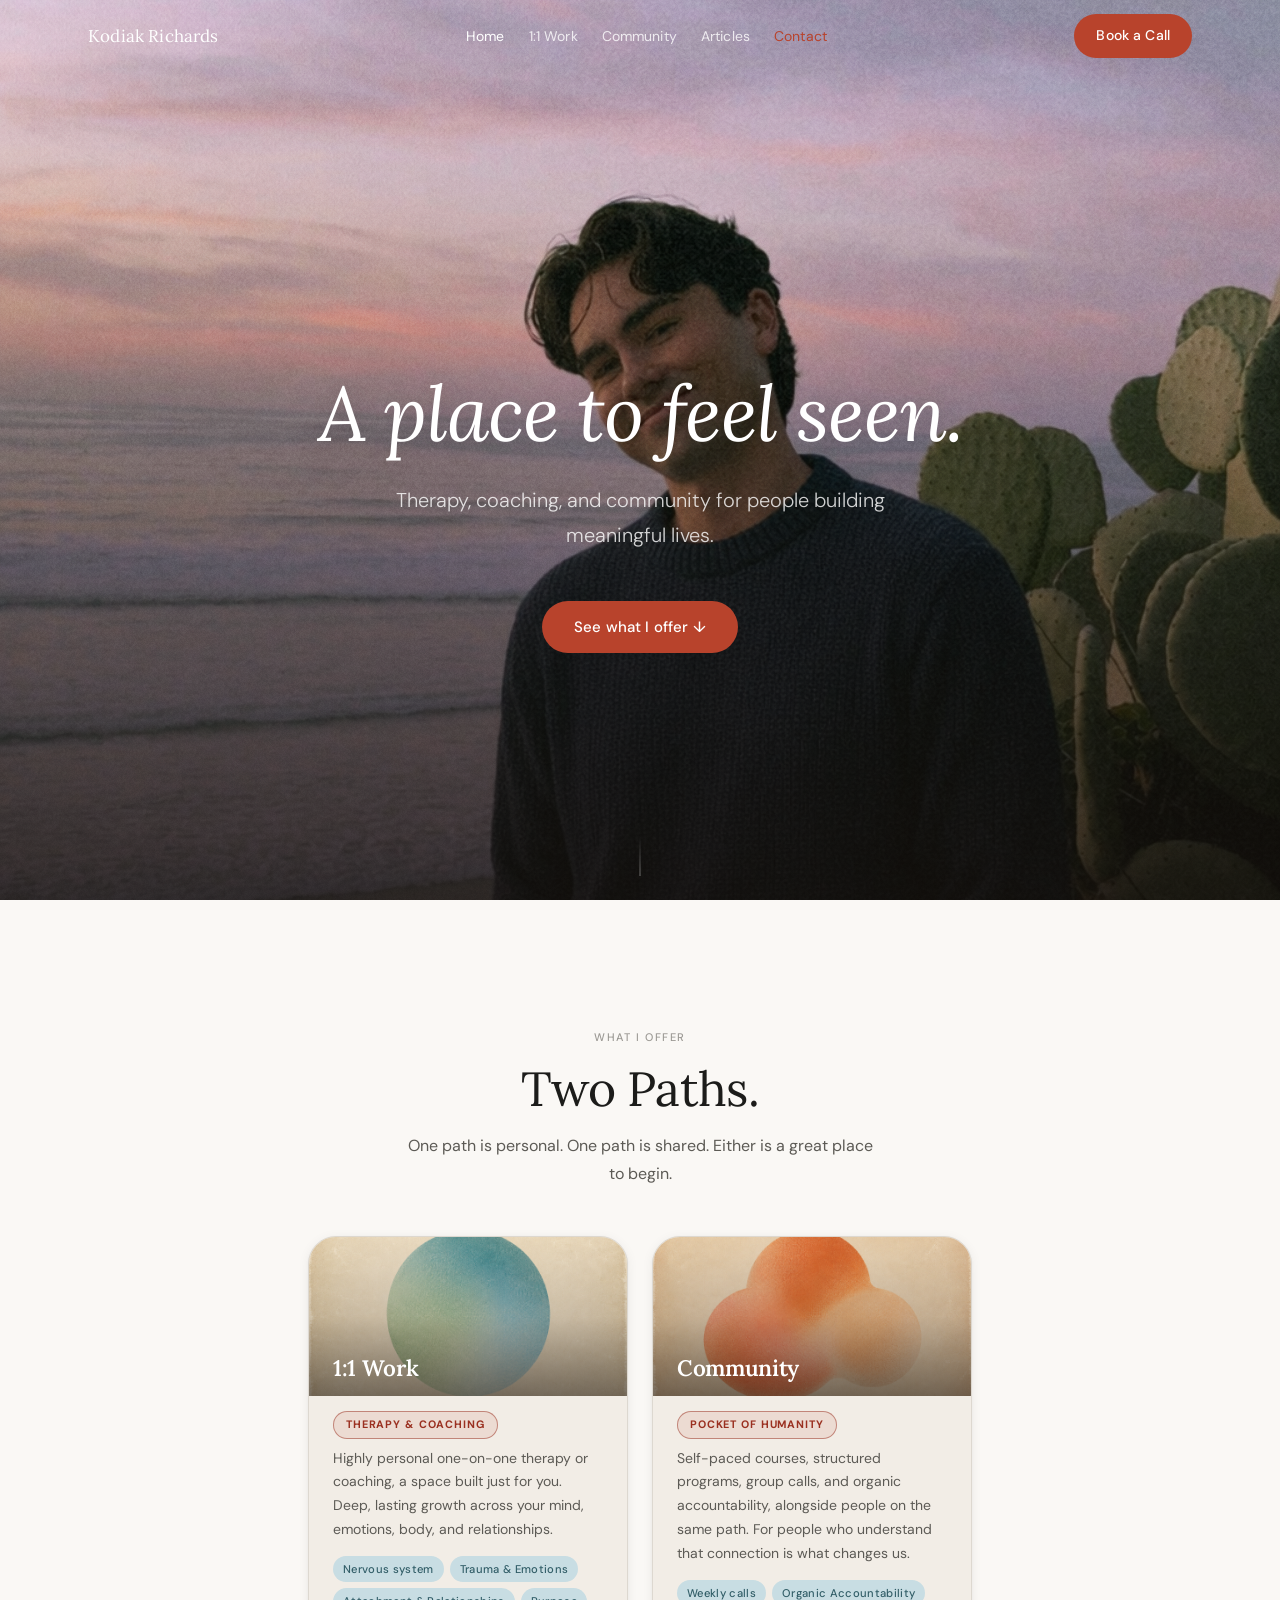
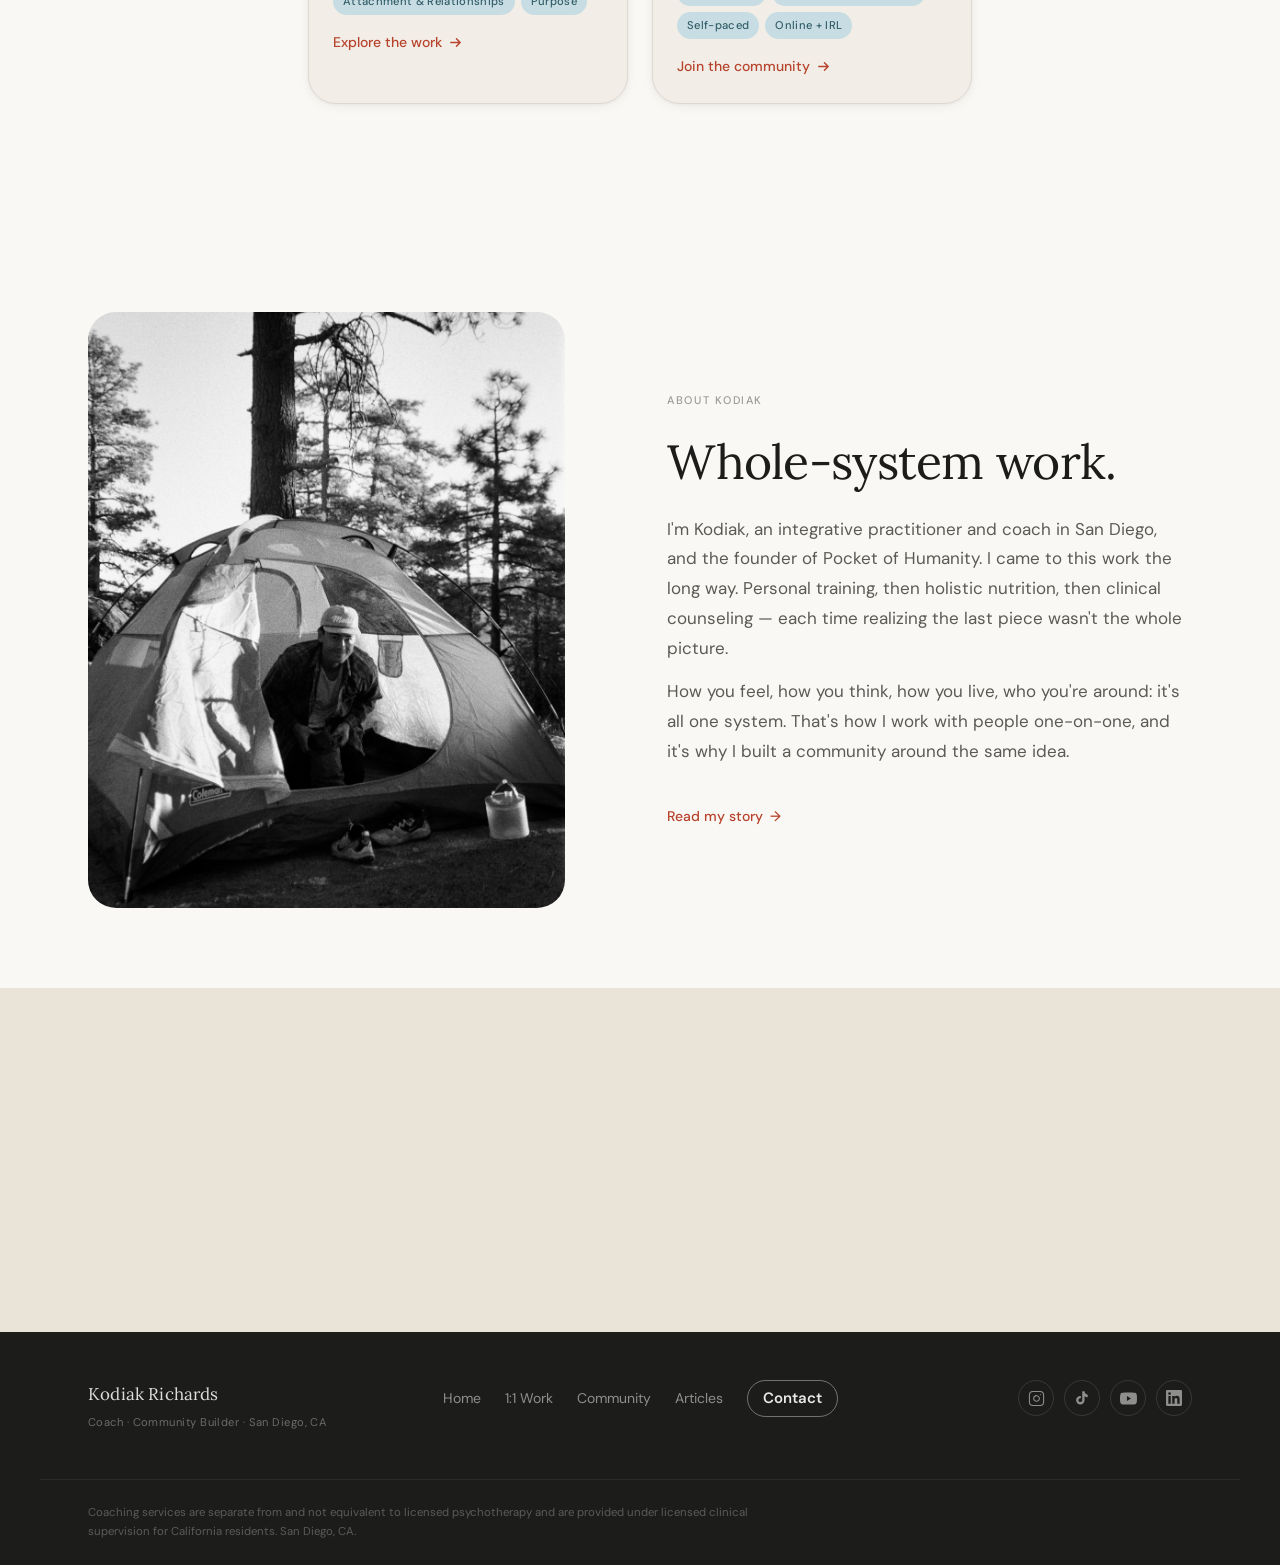
<file: index.html>
<!DOCTYPE html>
<html lang="en">
<head>
  <meta charset="UTF-8">
  <meta name="viewport" content="width=device-width, initial-scale=1.0">

  <title>Kodiak Richards — Therapist, Coach &amp; Founder of Pocket of Humanity</title>
  <meta name="description" content="Kodiak Richards: therapist-in-training, integrative coach, and founder of Pocket of Humanity. 1:1 work and community for growth-oriented humans. San Diego, CA.">
  <link rel="canonical" href="https://www.kodiakrichards.com/">

  <!-- Open Graph -->
  <meta property="og:type"        content="website">
  <meta property="og:url"         content="https://www.kodiakrichards.com/">
  <meta property="og:title"       content="Kodiak Richards — Therapist, Coach &amp; Founder of Pocket of Humanity">
  <meta property="og:description" content="A place to feel seen. Therapy, coaching, and community rooted in what it means to be human.">
  <meta property="og:image"       content="https://www.kodiakrichards.com/images/og-home.jpg">
  <meta name="twitter:card"       content="summary_large_image">
  <meta name="twitter:title"      content="Kodiak Richards">
  <meta name="twitter:description" content="A place to feel seen. Therapy, coaching, and community rooted in what it means to be human.">
  <meta name="twitter:image"      content="https://www.kodiakrichards.com/images/og-home.jpg">

  <!-- Fonts -->
  <link rel="preconnect" href="https://fonts.googleapis.com">
  <link rel="preconnect" href="https://fonts.gstatic.com" crossorigin>
  <link href="https://fonts.googleapis.com/css2?family=Lora:ital,wght@0,400;0,600;1,400&family=DM+Sans:ital,wght@0,300;0,400;0,500;1,300&display=swap" rel="stylesheet">

  <link rel="stylesheet" href="styles.css">
  <link rel="icon" type="image/png" sizes="192x192" href="/favicon-192.png">
  <link rel="icon" type="image/svg+xml" href="/favicon.svg">
  <!-- Structured data -->
  <script type="application/ld+json">
  {
    "@context": "https://schema.org",
    "@graph": [
      {
        "@type": "WebSite",
        "@id": "https://www.kodiakrichards.com/#website",
        "name": "Kodiak Richards",
        "url": "https://www.kodiakrichards.com/",
        "publisher": { "@id": "https://www.kodiakrichards.com/#kodiak" }
      },
      {
        "@type": "Person",
        "@id": "https://www.kodiakrichards.com/#kodiak",
        "name": "Kodiak Richards",
        "jobTitle": "Therapist-in-Training and Integrative Coach",
        "url": "https://www.kodiakrichards.com/",
        "image": "https://www.kodiakrichards.com/images/photos/kodiak-camping-bw.jpg",
        "alumniOf": { "@type": "CollegeOrUniversity", "name": "Concordia University Irvine" },
        "knowsAbout": ["Nervous system regulation", "Internal Family Systems", "Somatic therapy", "Trauma-informed care", "HRV biofeedback", "Burnout", "Digital wellness", "Technology addiction", "Holistic mental health"],
        "sameAs": [
          "https://www.instagram.com/kodiakrichards/",
          "https://www.tiktok.com/@kodiakrichards",
          "https://www.youtube.com/@kodiakrichards",
          "https://www.linkedin.com/in/kodiakrichards",
          "https://sandiegotherapycenter.org/team-member/kodiak-richards/"
        ]
      },
      {
        "@type": "ProfessionalService",
        "@id": "https://www.kodiakrichards.com/#practice",
        "name": "Kodiak Richards — Therapy, Coaching & Community",
        "url": "https://www.kodiakrichards.com/",
        "founder": { "@id": "https://www.kodiakrichards.com/#kodiak" },
        "areaServed": [{ "@type": "City", "name": "San Diego" }, { "@type": "State", "name": "California" }],
        "address": { "@type": "PostalAddress", "addressLocality": "San Diego", "addressRegion": "CA", "addressCountry": "US" }
      },
      {
        "@type": "Organization",
        "@id": "https://www.kodiakrichards.com/#poh",
        "name": "Pocket of Humanity",
        "url": "https://www.kodiakrichards.com/community.html",
        "founder": { "@id": "https://www.kodiakrichards.com/#kodiak" }
      }
    ]
  }
  </script>
</head>
<body>

  <!-- ======================================================
       NAVIGATION
  ====================================================== -->
  <header>
    <nav class="nav" id="main-nav" aria-label="Main navigation">
      <div class="nav__inner">
        <a href="index.html" class="nav__wordmark" aria-label="Kodiak Richards — home">Kodiak Richards</a>

        <ul class="nav__links" role="list">
          <li><a href="index.html">Home</a></li>
          <li><a href="one-on-one.html">1:1 Work</a></li>
          <li><a href="community.html">Community</a></li>
          <li><a href="articles/">Articles</a></li>
          <li><a href="contact.html" class="nav__contact">Contact</a></li>
        </ul>

        <div class="nav__cta">
          <a href="https://cal.com/kodiak.richards/intro-call" class="btn btn-primary" target="_blank" rel="noopener noreferrer">Book a Call</a>
        </div>

        <button class="nav__hamburger" aria-label="Open menu" aria-expanded="false" aria-controls="mobile-nav">
          <span></span><span></span><span></span>
        </button>
      </div>
    </nav>

    <div class="nav__mobile" id="mobile-nav" aria-hidden="true" role="dialog" aria-label="Mobile navigation">
      <a href="index.html">Home</a>
      <a href="one-on-one.html">1:1 Work &amp; Programs</a>
      <a href="community.html">Community</a>
      <a href="articles/">Articles</a>
      <a href="contact.html" class="nav__mobile-contact">Contact</a>
      <a href="https://cal.com/kodiak.richards/intro-call" class="btn btn-primary" target="_blank" rel="noopener noreferrer">Book a Call</a>
    </div>
  </header>

  <main>

    <!-- ====================================================
         HERO
    ==================================================== -->
    <section class="hero" aria-label="Hero">
      <div class="hero__bg hero__bg--home" style="background-image:url('images/photos/kodiak-sweater-sunset.png')" aria-hidden="true"></div>
      <div class="hero__overlay" aria-hidden="true"></div>
      <div class="grain-overlay" aria-hidden="true"></div>

      <div class="hero__content fade-in">
        <h1>A place to&nbsp;feel&nbsp;seen.</h1>
        <p class="hero__sub">Therapy, coaching, and community for people building meaningful lives.</p>
        <div class="hero__ctas">
          <a href="#offers" class="btn btn-primary">See what I offer ↓</a>
        </div>
      </div>

      <div class="scroll-hint" aria-hidden="true">
        <div class="scroll-hint__line"></div>
      </div>
    </section>

    <!-- ====================================================
         OFFERS
    ==================================================== -->
    <section class="offers section" id="offers" aria-labelledby="offers-heading">
      <div class="offers__inner">
        <div class="offers__header fade-in">
          <span class="label">What I Offer</span>
          <h2 id="offers-heading">Two Paths.</h2>
          <p class="offers__sub">One path is personal. One path is shared. Either is a great place to begin.</p>
        </div>

        <div class="offers__grid">

          <a href="one-on-one.html" class="offer-card fade-in d1" aria-label="1:1 Work — Coaching and Counseling">
            <div class="offer-card__image" style="background-image:url('images/cool%20sphere.png'); background-position: center 50%;">
              <div class="offer-card__image-scrim" aria-hidden="true"></div>
              <h3 class="offer-card__title">1:1 Work</h3>
            </div>
            <div class="offer-card__body">
              <span class="offer-card__tag">THERAPY &amp; COACHING</span>
              <p class="offer-card__desc">Highly personal one-on-one therapy or coaching, a space built just for you. Deep, lasting growth across your mind, emotions, body, and relationships.</p>
              <div class="offer-card__tags" aria-label="Focus areas">
                <span class="tag">Nervous system</span>
                <span class="tag">Trauma &amp; Emotions</span>
                <span class="tag">Attachment &amp; Relationships</span>
                <span class="tag">Purpose</span>
              </div>
              <span class="offer-card__link">
                Explore the work
                <svg viewBox="0 0 16 16" fill="none" xmlns="http://www.w3.org/2000/svg" aria-hidden="true"><path d="M3 8h10M9 4l4 4-4 4" stroke="currentColor" stroke-width="1.5" stroke-linecap="round" stroke-linejoin="round"/></svg>
              </span>
            </div>
          </a>

          <a href="community.html" class="offer-card fade-in d2" aria-label="Pocket of Humanity Community">
            <div class="offer-card__image" style="background-image:url('images/3%20spheres%20warm.png')">
              <div class="offer-card__image-scrim" aria-hidden="true"></div>
              <h3 class="offer-card__title">Community</h3>
            </div>
            <div class="offer-card__body">
              <span class="offer-card__tag">POCKET OF HUMANITY</span>
              <p class="offer-card__desc">Self-paced courses, structured programs, group calls, and organic accountability, alongside people on the same path. For people who understand that connection is what changes us.</p>
              <div class="offer-card__tags" aria-label="What's included">
                <span class="tag">Weekly calls</span>
                <span class="tag">Organic Accountability</span>
                <span class="tag">Self-paced</span>
                <span class="tag">Online + IRL</span>
              </div>
              <span class="offer-card__link">
                Join the community
                <svg viewBox="0 0 16 16" fill="none" xmlns="http://www.w3.org/2000/svg" aria-hidden="true"><path d="M3 8h10M9 4l4 4-4 4" stroke="currentColor" stroke-width="1.5" stroke-linecap="round" stroke-linejoin="round"/></svg>
              </span>
            </div>
          </a>

        </div><!-- /.offers__grid -->

      </div>
    </section>

    <!-- ====================================================
         TESTIMONIALS — hidden until real quotes are ready
         To restore: remove the wrapping comment tags below
    ==================================================== -->
    <!--TESTIMONIALS-START
    <section class="testimonials section" aria-labelledby="testimonials-heading">
      <div class="testimonials__inner">
        <div class="testimonials__header fade-in">
          <span class="label" id="testimonials-heading">What people say</span>
        </div>

        <div class="testimonials__carousel" role="region" aria-label="Testimonials">
          <div class="testimonials__track">

            <div class="testimonial-slide" role="group" aria-label="Testimonial 1 of 3">
              <blockquote>
                <p class="testimonial-quote">"I came in convinced some part of me was just permanently broken. I don't believe that anymore — and I didn't think that was possible."</p>
                <cite class="testimonial-attr">— [PLACEHOLDER], 1:1 Client</cite>
              </blockquote>
            </div>

            <div class="testimonial-slide" role="group" aria-label="Testimonial 2 of 3">
              <blockquote>
                <p class="testimonial-quote">"I didn't know therapy could be like this. It doesn't feel clinical. It feels like a real conversation and relationship that cares about me as a human first."</p>
                <cite class="testimonial-attr">— [PLACEHOLDER], Therapy Client</cite>
              </blockquote>
            </div>

            <div class="testimonial-slide" role="group" aria-label="Testimonial 3 of 3">
              <blockquote>
                <p class="testimonial-quote">"For years I was just surviving. This work helped me actually find out who I am underneath that."</p>
                <cite class="testimonial-attr">— [PLACEHOLDER], Therapy Client</cite>
              </blockquote>
            </div>

          </div>
        </div>

        <div class="testimonials__dots" role="tablist" aria-label="Navigate testimonials">
          <button class="dot active" role="tab" aria-label="Testimonial 1" aria-selected="true"></button>
          <button class="dot"        role="tab" aria-label="Testimonial 2" aria-selected="false"></button>
          <button class="dot"        role="tab" aria-label="Testimonial 3" aria-selected="false"></button>
        </div>

      </div>
    </section>
    TESTIMONIALS-END-->

    <!-- ====================================================
         ABOUT
    ==================================================== -->
    <section class="about section" aria-labelledby="about-heading">
      <div class="about__inner">

        <div class="about__image fade-in" aria-hidden="true">
          <div class="about__img-fill">
            <img src="images/photos/kodiak-camping-bw.jpg" alt="Kodiak Richards at a campsite in the forest, black and white film photograph">
          </div>
        </div>

        <div class="about__text fade-in d1">
          <span class="label">About Kodiak</span>
          <h2 id="about-heading">Whole-system work.</h2>
          <p>I'm Kodiak, an integrative practitioner and coach in San Diego, and the founder of Pocket of Humanity. I came to this work the long way. Personal training, then holistic nutrition, then clinical counseling — each time realizing the last piece wasn't the whole picture.</p>
          <p>How you feel, how you think, how you live, who you're around: it's all one system. That's how I work with people one-on-one, and it's why I built a community around the same idea.</p>
          <a href="one-on-one.html#about" class="about__link">
            Read my story
            <span aria-hidden="true">→</span>
          </a>
        </div>

      </div>
    </section>

    <!-- ====================================================
         FINAL CTA
    ==================================================== -->
    <section class="cta-section section" aria-labelledby="home-cta-heading">
      <div class="cta-section__inner fade-in">
        <h2 id="home-cta-heading">Where do you want to begin?</h2>
        <div class="cta-section__btns">
          <a href="https://cal.com/kodiak.richards/intro-call" class="btn btn-primary" target="_blank" rel="noopener noreferrer">Book a call</a>
          <a href="community.html" class="btn btn-outline-warm">Join the community →</a>
        </div>
      </div>
    </section>

  </main>

  <!-- ======================================================
       FOOTER
  ====================================================== -->
  <footer class="footer" aria-label="Site footer">
    <div class="footer__top">
      <div class="footer__brand">
        <a href="index.html" class="footer__wordmark">Kodiak Richards</a>
        <p class="footer__tagline">Coach · Community Builder · San Diego, CA</p>
      </div>

      <nav class="footer__nav" aria-label="Footer navigation">
        <a href="index.html">Home</a>
        <a href="one-on-one.html">1:1 Work</a>
        <a href="community.html">Community</a>
        <a href="articles/">Articles</a>
        <a href="contact.html" class="footer__contact-link">Contact</a>
      </nav>

      <div class="footer__social" aria-label="Social media links">
        <a href="https://www.instagram.com/kodiakrichards/" aria-label="Instagram" target="_blank" rel="noopener noreferrer">
          <svg width="17" height="17" viewBox="0 0 24 24" fill="none" stroke="currentColor" stroke-width="1.5" stroke-linecap="round" stroke-linejoin="round" aria-hidden="true">
            <rect x="2" y="2" width="20" height="20" rx="5" ry="5"/>
            <path d="M16 11.37A4 4 0 1 1 12.63 8 4 4 0 0 1 16 11.37z"/>
            <line x1="17.5" y1="6.5" x2="17.51" y2="6.5"/>
          </svg>
        </a>
        <a href="https://www.tiktok.com/@kodiakrichards" aria-label="TikTok" target="_blank" rel="noopener noreferrer">
          <svg width="16" height="16" viewBox="0 0 24 24" fill="currentColor" aria-hidden="true">
            <path d="M19.59 6.69a4.83 4.83 0 0 1-3.77-4.25V2h-3.45v13.67a2.89 2.89 0 0 1-2.88 2.5 2.89 2.89 0 0 1-2.89-2.89 2.89 2.89 0 0 1 2.89-2.89c.28 0 .54.04.79.1V9.01a6.27 6.27 0 0 0-.79-.05 6.34 6.34 0 0 0-6.34 6.34 6.34 6.34 0 0 0 6.34 6.34 6.34 6.34 0 0 0 6.33-6.34V9.41a8.16 8.16 0 0 0 4.77 1.52V7.48a4.85 4.85 0 0 1-1-.79z"/>
          </svg>
        </a>
        <a href="https://www.youtube.com/@kodiakrichards" aria-label="YouTube" target="_blank" rel="noopener noreferrer">
          <svg width="17" height="17" viewBox="0 0 24 24" fill="currentColor" aria-hidden="true">
            <path d="M23.5 6.19a3.02 3.02 0 0 0-2.12-2.14C19.54 3.5 12 3.5 12 3.5s-7.54 0-9.38.55A3.02 3.02 0 0 0 .5 6.19C0 8.04 0 12 0 12s0 3.96.5 5.81a3.02 3.02 0 0 0 2.12 2.14C4.46 20.5 12 20.5 12 20.5s7.54 0 9.38-.55a3.02 3.02 0 0 0 2.12-2.14C24 15.96 24 12 24 12s0-3.96-.5-5.81zM9.75 15.52V8.48L15.5 12l-5.75 3.52z"/>
          </svg>
        </a>
        <a href="https://www.linkedin.com/in/kodiakrichards" aria-label="LinkedIn" target="_blank" rel="noopener noreferrer">
          <svg width="16" height="16" viewBox="0 0 24 24" fill="currentColor" aria-hidden="true">
            <path d="M20.447 20.452h-3.554v-5.569c0-1.328-.027-3.037-1.852-3.037-1.853 0-2.136 1.445-2.136 2.939v5.667H9.351V9h3.414v1.561h.046c.477-.9 1.637-1.85 3.37-1.85 3.601 0 4.267 2.37 4.267 5.455v6.286zM5.337 7.433a2.062 2.062 0 0 1-2.063-2.065 2.064 2.064 0 1 1 2.063 2.065zm1.782 13.019H3.555V9h3.564v11.452zM22.225 0H1.771C.792 0 0 .774 0 1.729v20.542C0 23.227.792 24 1.771 24h20.451C23.2 24 24 23.227 24 22.271V1.729C24 .774 23.2 0 22.222 0h.003z"/>
          </svg>
        </a>
      </div>
    </div>

    <div class="footer__bottom">
      <p class="footer__legal">Coaching services are separate from and not equivalent to licensed psychotherapy and are provided under licensed clinical supervision for California residents. San Diego, CA.</p>
    </div>
  </footer>

  <script src="main.js"></script>
</body>
</html>
</file>
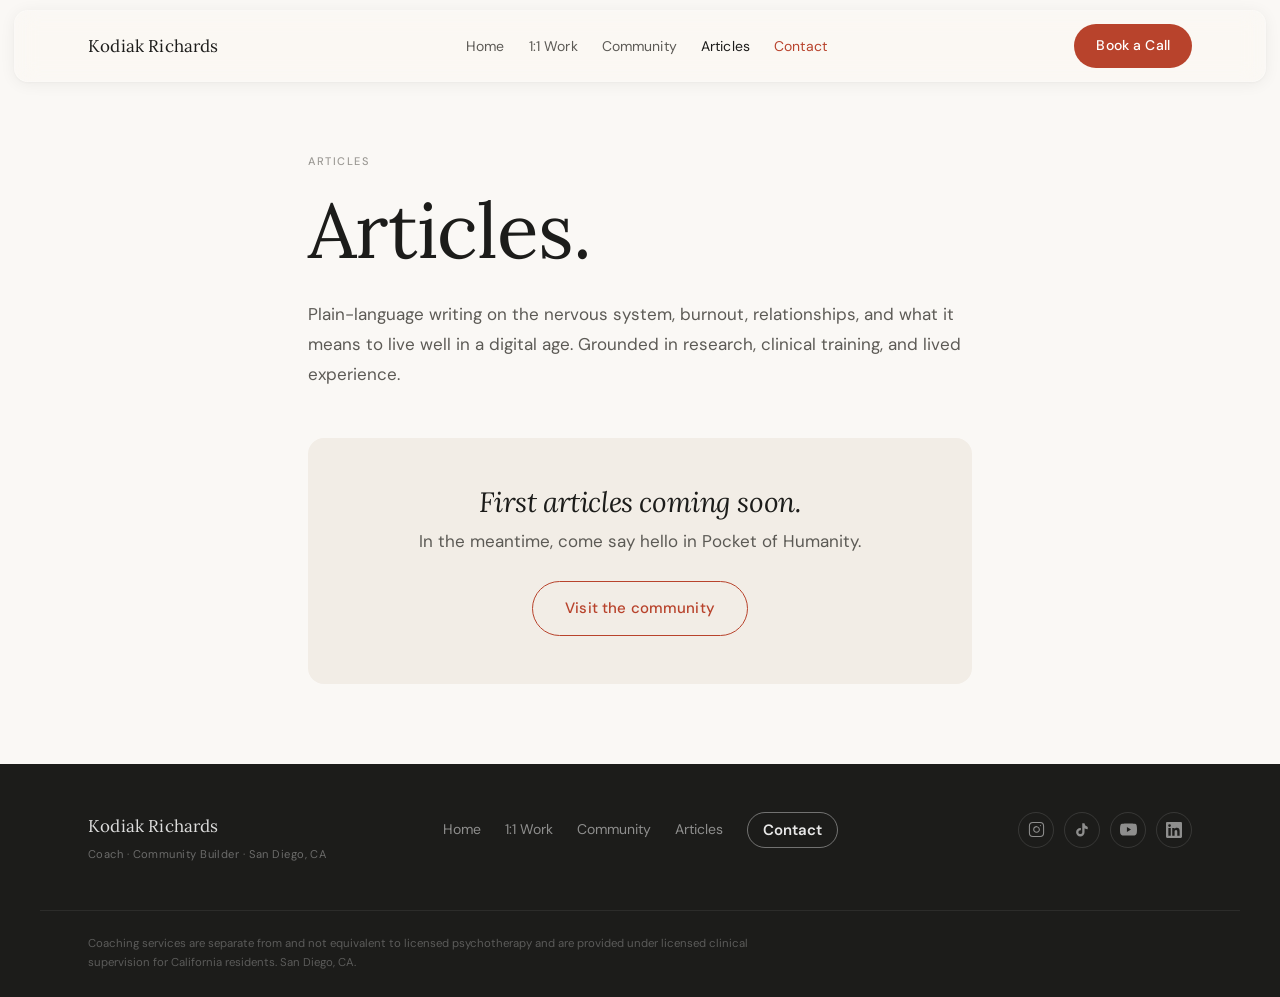
<file: articles/index.html>
<!DOCTYPE html>
<html lang="en">
<head>
  <meta charset="UTF-8">
  <meta name="viewport" content="width=device-width, initial-scale=1.0">

  <title>Articles on Nervous System Health | Kodiak Richards</title>
  <meta name="description" content="Articles by Kodiak Richards on nervous system regulation, HRV biofeedback, burnout, digital wellness, and IFS and somatic work. San Diego, CA.">
  <link rel="canonical" href="https://www.kodiakrichards.com/articles/">

  <!-- Open Graph -->
  <meta property="og:type"        content="website">
  <meta property="og:site_name"   content="Kodiak Richards">
  <meta property="og:url"         content="https://www.kodiakrichards.com/articles/">
  <meta property="og:title"       content="Articles | Kodiak Richards">
  <meta property="og:description" content="Plain-language writing on the nervous system, burnout, relationships, and living well in a digital age.">
  <meta property="og:image"       content="https://www.kodiakrichards.com/images/og-articles.jpg">
  <meta name="twitter:card"       content="summary_large_image">
  <meta name="twitter:title"      content="Articles | Kodiak Richards">
  <meta name="twitter:description" content="Plain-language writing on the nervous system, burnout, relationships, and living well in a digital age.">
  <meta name="twitter:image"      content="https://www.kodiakrichards.com/images/og-articles.jpg">

  <!-- Fonts -->
  <link rel="preconnect" href="https://fonts.googleapis.com">
  <link rel="preconnect" href="https://fonts.gstatic.com" crossorigin>
  <link href="https://fonts.googleapis.com/css2?family=Lora:ital,wght@0,400;0,600;1,400&family=DM+Sans:ital,wght@0,300;0,400;0,500;1,300&display=swap" rel="stylesheet">

  <link rel="stylesheet" href="/styles.css">
  <link rel="icon" type="image/png" sizes="192x192" href="/favicon-192.png">
  <link rel="icon" type="image/svg+xml" href="/favicon.svg">

  <!-- Structured data -->
  <script type="application/ld+json">
  {
    "@context": "https://schema.org",
    "@type": "Blog",
    "@id": "https://www.kodiakrichards.com/articles/#blog",
    "name": "Articles by Kodiak Richards",
    "url": "https://www.kodiakrichards.com/articles/",
    "description": "Articles by Kodiak Richards on nervous system regulation, HRV biofeedback, burnout, digital wellness, and IFS and somatic work. San Diego, CA.",
    "inLanguage": "en-US",
    "author": { "@type": "Person", "@id": "https://www.kodiakrichards.com/#kodiak", "name": "Kodiak Richards", "url": "https://www.kodiakrichards.com/" },
    "publisher": { "@type": "Person", "@id": "https://www.kodiakrichards.com/#kodiak", "name": "Kodiak Richards", "url": "https://www.kodiakrichards.com/" }
  }
  </script>
</head>
<body>

  <!-- ======================================================
       NAVIGATION
  ====================================================== -->
  <header>
    <nav class="nav" id="main-nav" aria-label="Main navigation">
      <div class="nav__inner">
        <a href="/" class="nav__wordmark" aria-label="Kodiak Richards — home">Kodiak Richards</a>

        <ul class="nav__links" role="list">
          <li><a href="/">Home</a></li>
          <li><a href="/one-on-one.html">1:1 Work</a></li>
          <li><a href="/community.html">Community</a></li>
          <li><a href="/articles/" class="active" aria-current="page">Articles</a></li>
          <li><a href="/contact.html" class="nav__contact">Contact</a></li>
        </ul>

        <div class="nav__cta">
          <a href="https://cal.com/kodiak.richards/intro-call" class="btn btn-primary" target="_blank" rel="noopener noreferrer">Book a Call</a>
        </div>

        <button class="nav__hamburger" aria-label="Open menu" aria-expanded="false" aria-controls="mobile-nav">
          <span></span><span></span><span></span>
        </button>
      </div>
    </nav>

    <div class="nav__mobile" id="mobile-nav" aria-hidden="true" role="dialog" aria-label="Mobile navigation">
      <a href="/">Home</a>
      <a href="/one-on-one.html">1:1 Work &amp; Programs</a>
      <a href="/community.html">Community</a>
      <a href="/articles/">Articles</a>
      <a href="/contact.html" class="nav__mobile-contact">Contact</a>
      <a href="https://cal.com/kodiak.richards/intro-call" class="btn btn-primary" target="_blank" rel="noopener noreferrer">Book a Call</a>
    </div>
  </header>

  <main>

    <!-- ====================================================
         INTRO
    ==================================================== -->
    <section class="articles-hero" aria-labelledby="articles-heading">
      <div class="articles-hero__inner fade-in">
        <span class="label">Articles</span>
        <h1 id="articles-heading">Articles.</h1>
        <p>Plain-language writing on the nervous system, burnout, relationships, and what it means to live well in a digital age. Grounded in research, clinical training, and lived experience.</p>
      </div>
    </section>

    <!-- ====================================================
         ARTICLE LIST — newest first. Add new cards at the TOP.
         The empty state below hides itself once a card exists.
    ==================================================== -->
    <section class="articles-list-section" aria-label="All articles">
      <div class="articles-list-section__inner">
        <ul class="article-list" role="list">
          <!-- CARD FORMAT (copy, uncomment, and fill in):
          <li class="article-card">
            <a href="/articles/SLUG/">
              <div class="article-card__meta">
                <span class="article-card__tag">TOPIC</span>
                <time datetime="YYYY-MM-DD">Mon D, YYYY</time>
                <span>N min read</span>
              </div>
              <h2>ARTICLE TITLE</h2>
              <p>One-line summary of the article.</p>
            </a>
          </li>
          -->
        </ul>

        <div class="articles-empty fade-in">
          <h2>First articles coming soon.</h2>
          <p>In the meantime, come say hello in Pocket of Humanity.</p>
          <a href="/community.html" class="btn btn-outline-warm">Visit the community</a>
        </div>
      </div>
    </section>

  </main>

  <!-- ======================================================
       FOOTER
  ====================================================== -->
  <footer class="footer" aria-label="Site footer">
    <div class="footer__top">
      <div class="footer__brand">
        <a href="/" class="footer__wordmark">Kodiak Richards</a>
        <p class="footer__tagline">Coach · Community Builder · San Diego, CA</p>
      </div>

      <nav class="footer__nav" aria-label="Footer navigation">
        <a href="/">Home</a>
        <a href="/one-on-one.html">1:1 Work</a>
        <a href="/community.html">Community</a>
        <a href="/articles/">Articles</a>
        <a href="/contact.html" class="footer__contact-link">Contact</a>
      </nav>

      <div class="footer__social" aria-label="Social media links">
        <a href="https://www.instagram.com/kodiakrichards/" aria-label="Instagram" target="_blank" rel="noopener noreferrer">
          <svg width="17" height="17" viewBox="0 0 24 24" fill="none" stroke="currentColor" stroke-width="1.5" stroke-linecap="round" stroke-linejoin="round" aria-hidden="true">
            <rect x="2" y="2" width="20" height="20" rx="5" ry="5"/>
            <path d="M16 11.37A4 4 0 1 1 12.63 8 4 4 0 0 1 16 11.37z"/>
            <line x1="17.5" y1="6.5" x2="17.51" y2="6.5"/>
          </svg>
        </a>
        <a href="https://www.tiktok.com/@kodiakrichards" aria-label="TikTok" target="_blank" rel="noopener noreferrer">
          <svg width="16" height="16" viewBox="0 0 24 24" fill="currentColor" aria-hidden="true">
            <path d="M19.59 6.69a4.83 4.83 0 0 1-3.77-4.25V2h-3.45v13.67a2.89 2.89 0 0 1-2.88 2.5 2.89 2.89 0 0 1-2.89-2.89 2.89 2.89 0 0 1 2.89-2.89c.28 0 .54.04.79.1V9.01a6.27 6.27 0 0 0-.79-.05 6.34 6.34 0 0 0-6.34 6.34 6.34 6.34 0 0 0 6.34 6.34 6.34 6.34 0 0 0 6.33-6.34V9.41a8.16 8.16 0 0 0 4.77 1.52V7.48a4.85 4.85 0 0 1-1-.79z"/>
          </svg>
        </a>
        <a href="https://www.youtube.com/@kodiakrichards" aria-label="YouTube" target="_blank" rel="noopener noreferrer">
          <svg width="17" height="17" viewBox="0 0 24 24" fill="currentColor" aria-hidden="true">
            <path d="M23.5 6.19a3.02 3.02 0 0 0-2.12-2.14C19.54 3.5 12 3.5 12 3.5s-7.54 0-9.38.55A3.02 3.02 0 0 0 .5 6.19C0 8.04 0 12 0 12s0 3.96.5 5.81a3.02 3.02 0 0 0 2.12 2.14C4.46 20.5 12 20.5 12 20.5s7.54 0 9.38-.55a3.02 3.02 0 0 0 2.12-2.14C24 15.96 24 12 24 12s0-3.96-.5-5.81zM9.75 15.52V8.48L15.5 12l-5.75 3.52z"/>
          </svg>
        </a>
        <a href="https://www.linkedin.com/in/kodiakrichards" aria-label="LinkedIn" target="_blank" rel="noopener noreferrer">
          <svg width="16" height="16" viewBox="0 0 24 24" fill="currentColor" aria-hidden="true">
            <path d="M20.447 20.452h-3.554v-5.569c0-1.328-.027-3.037-1.852-3.037-1.853 0-2.136 1.445-2.136 2.939v5.667H9.351V9h3.414v1.561h.046c.477-.9 1.637-1.85 3.37-1.85 3.601 0 4.267 2.37 4.267 5.455v6.286zM5.337 7.433a2.062 2.062 0 0 1-2.063-2.065 2.064 2.064 0 1 1 2.063 2.065zm1.782 13.019H3.555V9h3.564v11.452zM22.225 0H1.771C.792 0 0 .774 0 1.729v20.542C0 23.227.792 24 1.771 24h20.451C23.2 24 24 23.227 24 22.271V1.729C24 .774 23.2 0 22.222 0h.003z"/>
          </svg>
        </a>
      </div>
    </div>

    <div class="footer__bottom">
      <p class="footer__legal">Coaching services are separate from and not equivalent to licensed psychotherapy and are provided under licensed clinical supervision for California residents. San Diego, CA.</p>
    </div>
  </footer>

  <script src="/main.js"></script>
</body>
</html>
</file>
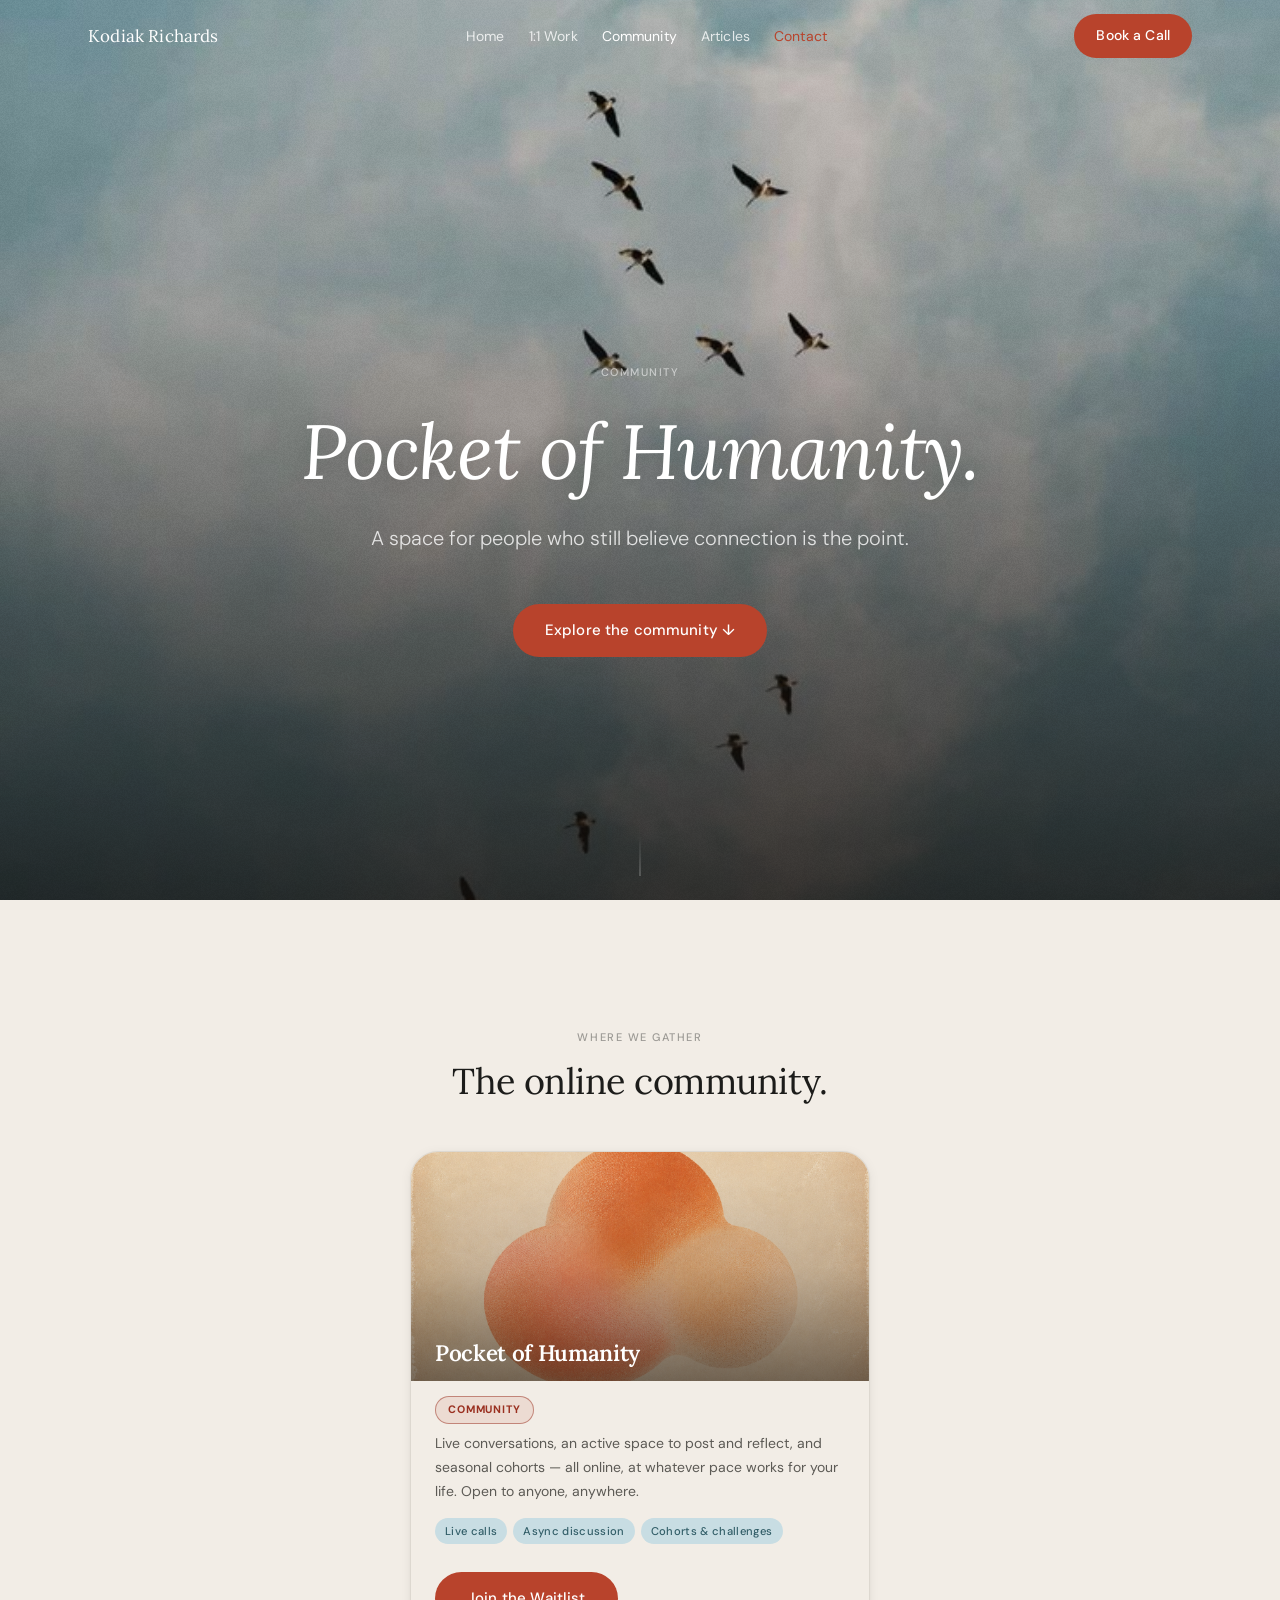
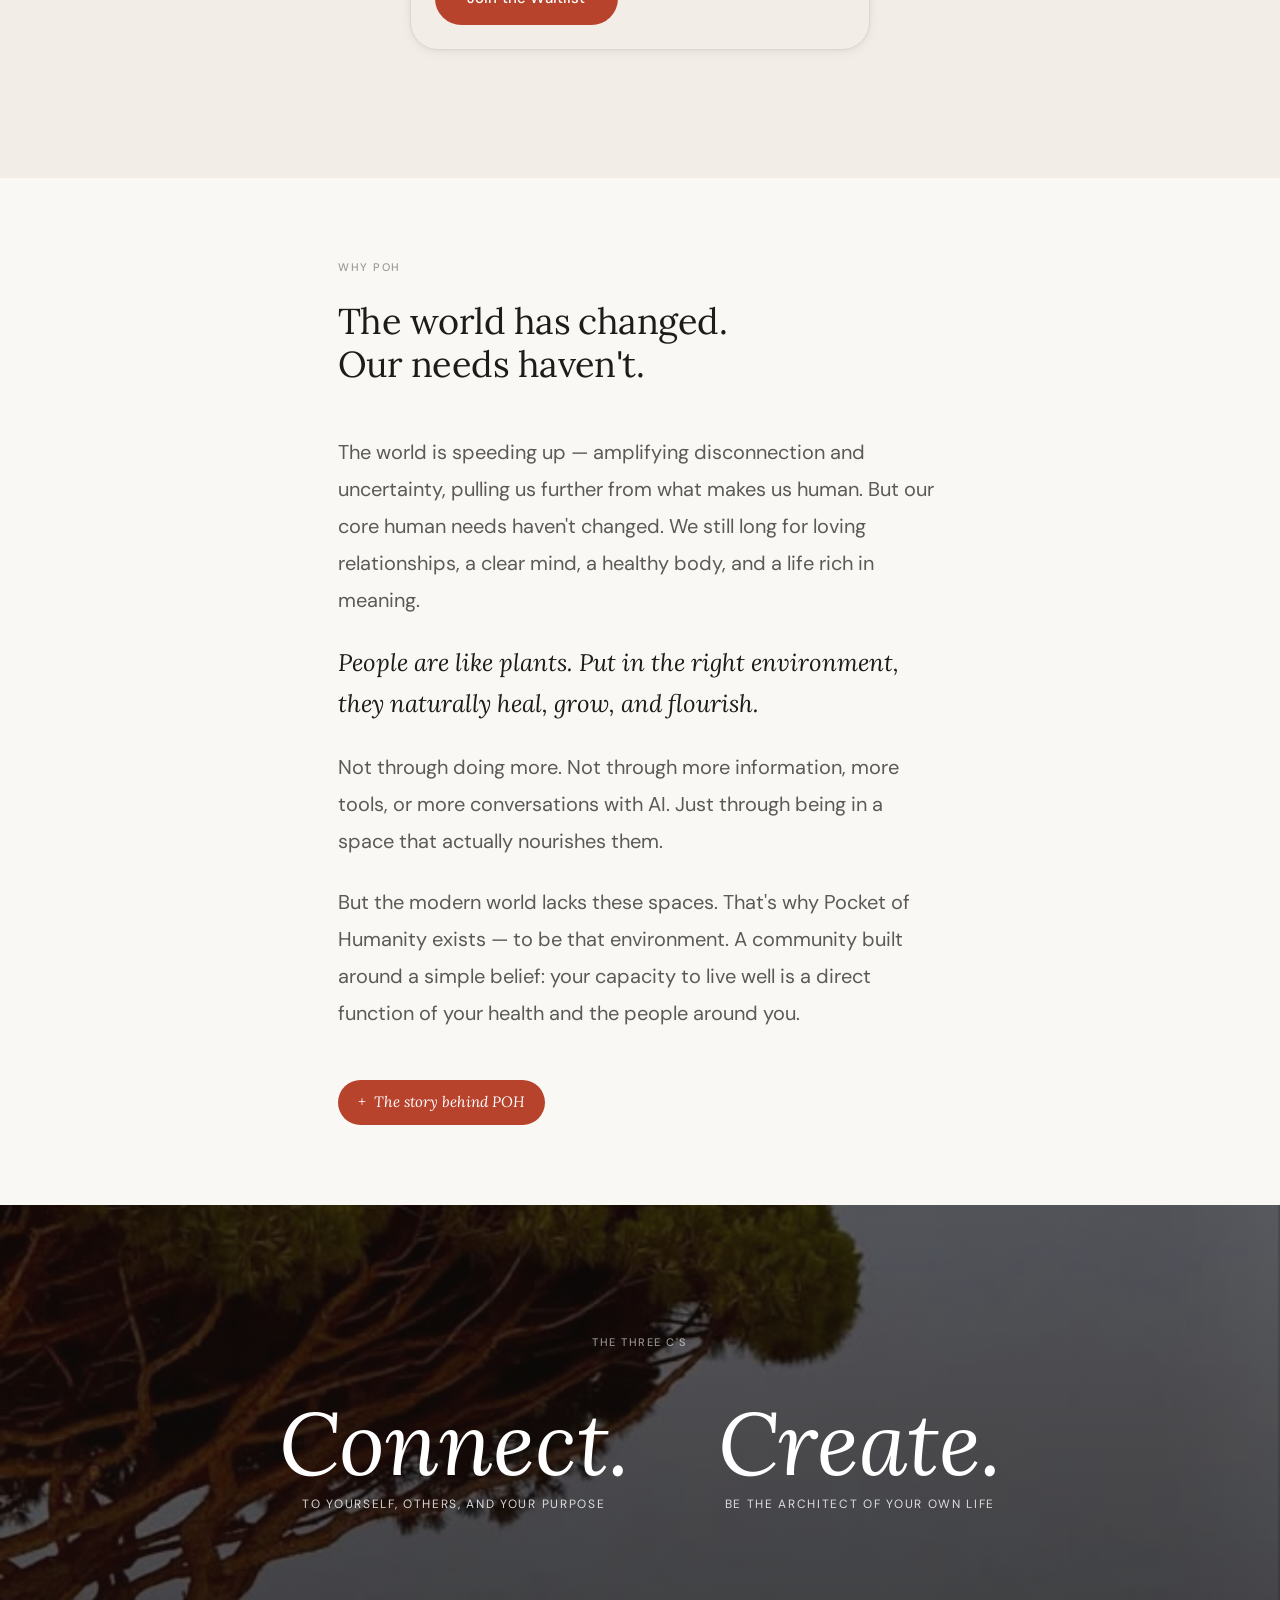
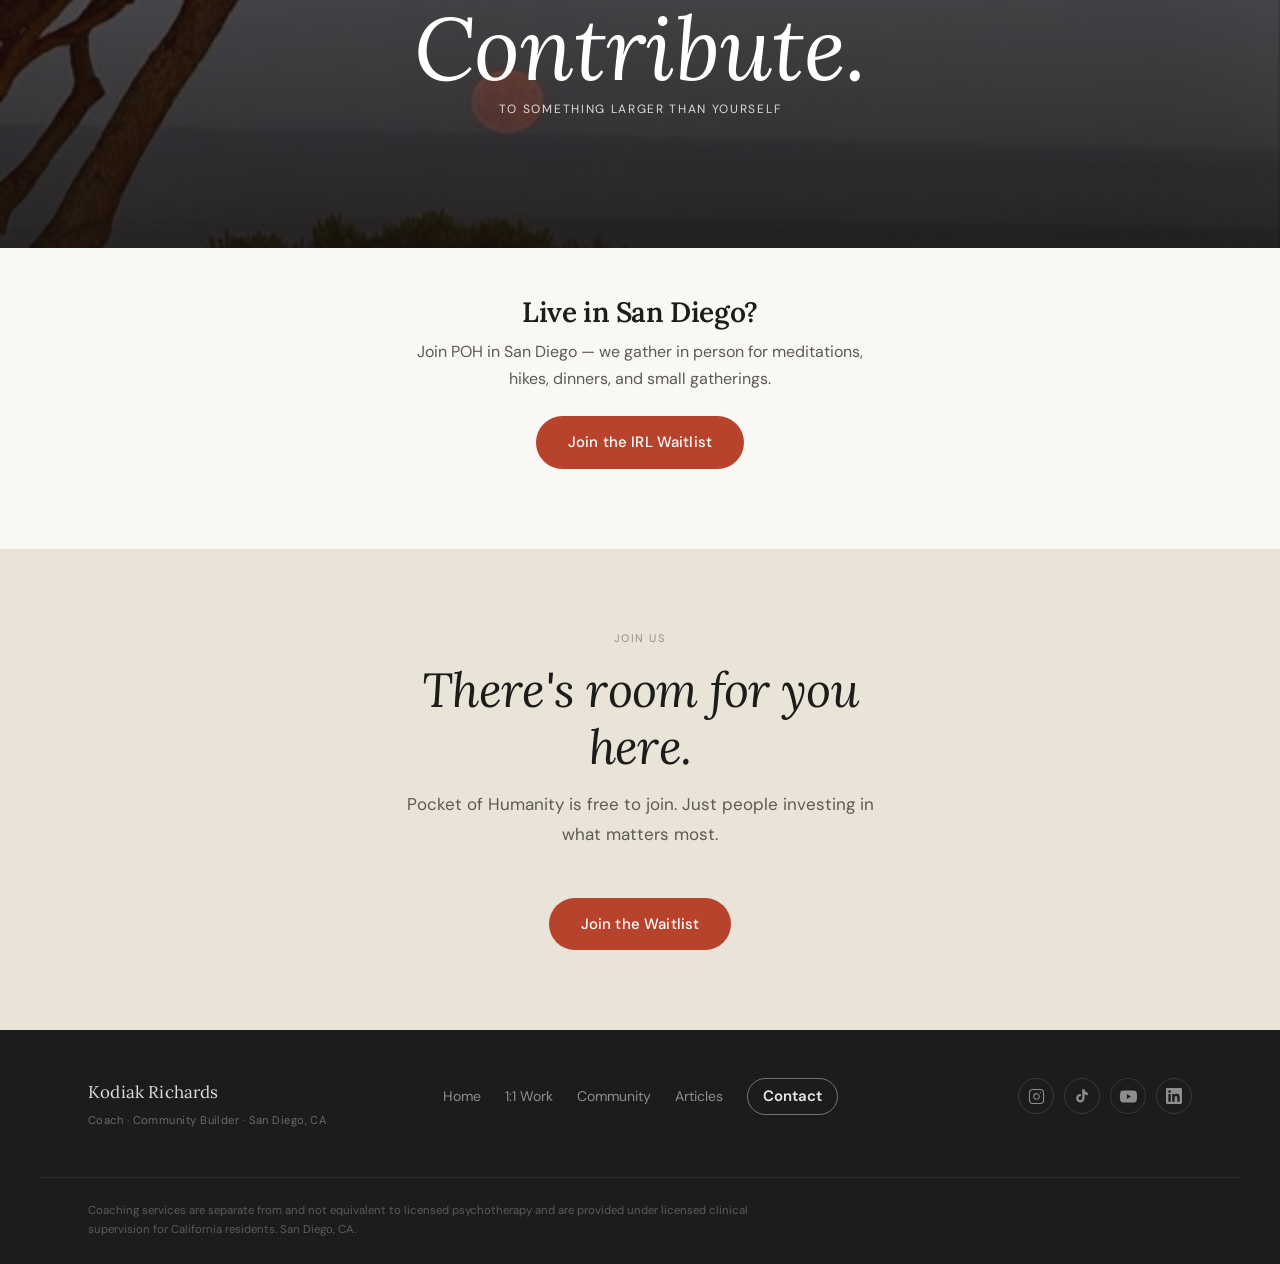
<file: community.html>
<!DOCTYPE html>
<html lang="en">
<head>
  <meta charset="UTF-8">
  <meta name="viewport" content="width=device-width, initial-scale=1.0">

  <title>Pocket of Humanity — Community | Kodiak Richards</title>
  <meta name="description" content="Pocket of Humanity is a free community for people who want to feel less alone in the human experience. Online and in-person in San Diego, CA.">
  <link rel="canonical" href="https://www.kodiakrichards.com/community.html">

  <!-- Open Graph -->
  <meta property="og:type"        content="website">
  <meta property="og:url"         content="https://www.kodiakrichards.com/community.html">
  <meta property="og:title"       content="Pocket of Humanity — Community | Kodiak Richards">
  <meta property="og:description" content="A community for people who want to feel less alone in the human experience. Free to join.">
  <meta property="og:image"       content="https://www.kodiakrichards.com/images/og-community.jpg">
  <meta name="twitter:card"       content="summary_large_image">

  <!-- Fonts -->
  <link rel="preconnect" href="https://fonts.googleapis.com">
  <link rel="preconnect" href="https://fonts.gstatic.com" crossorigin>
  <link href="https://fonts.googleapis.com/css2?family=Lora:ital,wght@0,400;0,600;1,400&family=DM+Sans:ital,wght@0,300;0,400;0,500;1,300&display=swap" rel="stylesheet">

  <link rel="stylesheet" href="styles.css">
  <link rel="icon" type="image/png" sizes="192x192" href="/favicon-192.png">
  <link rel="icon" type="image/svg+xml" href="/favicon.svg">
</head>
<body>

  <!-- ======================================================
       NAVIGATION
  ====================================================== -->
  <header>
    <nav class="nav" id="main-nav" aria-label="Main navigation">
      <div class="nav__inner">
        <a href="index.html" class="nav__wordmark" aria-label="Kodiak Richards — home">Kodiak Richards</a>

        <ul class="nav__links" role="list">
          <li><a href="index.html">Home</a></li>
          <li><a href="one-on-one.html">1:1 Work</a></li>
          <li><a href="community.html" class="active">Community</a></li>
          <li><a href="articles/">Articles</a></li>
          <li><a href="contact.html" class="nav__contact">Contact</a></li>
        </ul>

        <div class="nav__cta">
          <a href="https://cal.com/kodiak.richards/intro-call" class="btn btn-primary" target="_blank" rel="noopener noreferrer">Book a Call</a>
        </div>

        <button class="nav__hamburger" aria-label="Open menu" aria-expanded="false" aria-controls="mobile-nav">
          <span></span><span></span><span></span>
        </button>
      </div>
    </nav>

    <div class="nav__mobile" id="mobile-nav" aria-hidden="true" role="dialog" aria-label="Mobile navigation">
      <a href="index.html">Home</a>
      <a href="one-on-one.html">1:1 Work &amp; Programs</a>
      <a href="community.html">Community</a>
      <a href="articles/">Articles</a>
      <a href="contact.html" class="nav__mobile-contact">Contact</a>
      <a href="https://cal.com/kodiak.richards/intro-call" class="btn btn-primary" target="_blank" rel="noopener noreferrer">Book a Call</a>
    </div>
  </header>

  <main>

    <!-- ====================================================
         I — HERO
    ==================================================== -->
    <section class="hero" aria-label="Pocket of Humanity hero">
      <div class="hero__bg hero__bg--forest" style="background-image:url('images/birds%20flying%20overhead.jpeg')" aria-hidden="true"></div>
      <div class="hero__overlay" aria-hidden="true"></div>
      <div class="grain-overlay" aria-hidden="true"></div>

      <div class="hero__content fade-in">
        <span class="label">Community</span>
        <h1>Pocket of&nbsp;Humanity.</h1>
        <p class="hero__sub">A space for people who still believe connection is the point.</p>
        <div class="hero__ctas">
          <a href="#two-places" class="btn btn-primary">Explore the community ↓</a>
        </div>
      </div>

      <div class="scroll-hint" aria-hidden="true">
        <div class="scroll-hint__line"></div>
      </div>
    </section>

    <!-- ====================================================
         II — TWO PLACES
    ==================================================== -->
    <section class="two-places section" id="two-places" aria-labelledby="two-places-heading">
      <div class="two-places__inner">

        <div class="two-places__header fade-in">
          <span class="label">Where We Gather</span>
          <h2 id="two-places-heading">The online community.</h2>
        </div>

        <div class="two-places__grid">

          <!-- Primary: Online community -->
          <div class="offer-card fade-in">
            <div class="offer-card__image" style="background-image:url('images/3%20spheres%20warm.png')">
              <div class="offer-card__image-scrim" aria-hidden="true"></div>
              <h3 class="offer-card__title">Pocket of Humanity</h3>
            </div>
            <div class="offer-card__body">
              <span class="offer-card__tag">COMMUNITY</span>
              <p class="offer-card__desc">Live conversations, an active space to post and reflect, and seasonal cohorts — all online, at whatever pace works for your life. Open to anyone, anywhere.</p>
              <div class="offer-card__tags" aria-label="What's included">
                <span class="tag">Live calls</span>
                <span class="tag">Async discussion</span>
                <span class="tag">Cohorts &amp; challenges</span>
              </div>
              <a href="https://useful-plaster-026.notion.site/0250a70cc6c78206bffa8154b4a2b924?pvs=105" class="btn btn-primary" target="_blank" rel="noopener noreferrer">Join the Waitlist</a>
            </div>
          </div>

        </div>
      </div>
    </section>

    <!-- ====================================================
         III — WHY POH
    ==================================================== -->
    <section class="poh-intro section" id="what-poh-is" aria-labelledby="poh-why-heading">
      <div class="poh-intro__inner">
        <span class="label">Why POH</span>
        <h2 id="poh-why-heading" class="poh-intro__heading">The world has changed.<br>Our needs haven't.</h2>

        <p>The world is speeding up — amplifying disconnection and uncertainty, pulling us further from what makes us human. But our core human needs haven't changed. We still long for loving relationships, a clear mind, a healthy body, and a life rich in meaning.</p>

        <p class="poh-intro__emphasis">People are like plants. Put in the right environment, they naturally heal, grow, and flourish.</p>

        <p>Not through doing more. Not through more information, more tools, or more conversations with AI. Just through being in a space that actually nourishes them.</p>

        <p>But the modern world lacks these spaces. That's why Pocket of Humanity exists — to be that environment. A community built around a simple belief: your capacity to live well is a direct function of your health and the people around you.</p>

        <button class="poh-story__toggle" aria-expanded="false" aria-controls="poh-story-body">
          <span class="poh-story__toggle-icon" aria-hidden="true">+</span>
          The story behind POH
        </button>
        <div class="poh-story__body" id="poh-story-body" aria-hidden="true">
          <p>For 15 years, I searched for the ultimate lever for human development. I meditated, studied formal psychology, sat in my own therapy, and worked with countless clients. I became what you might call a "wellness wizard," maxing out every functional tool available to optimize my routines, protocols, and habits.</p>

          <p>But eventually, I hit a wall.</p>

          <p>I realized something fundamental: it is our nature to need. You cannot life-hack your way out of a biological imperative. The greatest lever for deep health, true transformation, and lasting fulfillment wasn't a new protocol or a solo endeavor. It was connection.</p>

          <p>I had spent years trying to go at it alone. I was making progress, but it was slow and scattered. The year I finally prioritized community was the year everything changed. I felt more in flow, bounced back from burnout faster, followed through on promises to myself, and met the people who would become lifelong collaborators and friends.</p>

          <p>I saw this same shift in my one-on-one client work. Individual support is profound, but it has limitations. When I started leading groups, I watched growth expedite. There is a specific "people fuel" that activates when we do this work together. It breeds universality, shared learning, amplified compassion, and organic accountability.</p>

          <p>It brought me back to a core truth: People are like plants. Put in the right environment, we naturally heal and grow.</p>

          <p>I wanted to bring this realization out of the clinical room and into the real world. I wanted to organically bake the nutrients of self-actualization into people's everyday lives. That is how the CCC framework was born —a transtheoretical model backed by neuroscience, positive psychology, attachment theory, and ecology.</p>

          <p>When you expand your capacity across these three pillars, your entire system has no choice but to flourish:</p>

          <ul>
            <li><strong>Connect:</strong> To yourself, your body, others, and your purpose.</li>
            <li><strong>Create:</strong> Taking values-aligned action to shape your inner and outer reality.</li>
            <li><strong>Contribute:</strong> Orienting your life toward something larger than yourself—your family, your community, and your service to the world.</li>
          </ul>

          <p>From the courses, live calls, quarterly cohorts, and in-person gatherings — everything in this community is intentionally designed to expand these three capacities.</p>

          <p>Pocket of Humanity is not just a community; it is a movement. It is an antidote to the loneliness epidemic, the societal lack of purpose, and the diminishing access to spaces that actually support our humanity.</p>

          <p>It's the space I always wanted. And now, it's finally here.</p>
        </div>
      </div>
    </section>

    <!-- ====================================================
         IV — THE THREE C'S
    ==================================================== -->
    <section class="ccc ccc--photo" style="background-image:url('images/sunset%20tree.jpeg')" aria-labelledby="ccc-heading">
      <div class="ccc__overlay" aria-hidden="true"></div>
      <div class="ccc__inner">
        <span class="label" id="ccc-heading">The Three C's</span>

        <div class="ccc__words">
          <div class="ccc__word fade-in d1">
            <span class="ccc__word-text">Connect.</span>
            <span class="ccc__word-sub">to yourself, others, and your purpose</span>
          </div>
          <div class="ccc__word fade-in d2">
            <span class="ccc__word-text">Create.</span>
            <span class="ccc__word-sub">be the architect of your own life</span>
          </div>
          <div class="ccc__word fade-in d3">
            <span class="ccc__word-text">Contribute.</span>
            <span class="ccc__word-sub">to something larger than yourself</span>
          </div>
        </div>
      </div>
    </section>

    <!-- ====================================================
         V — IRL BLOCK
    ==================================================== -->
    <section class="irl-block">
      <div class="irl-block__inner fade-in">
        <h3>Live in San Diego?</h3>
        <p>Join POH in San Diego — we gather in person for meditations, hikes, dinners, and small gatherings.</p>
        <a href="https://useful-plaster-026.notion.site/3840a70cc6c780f680eecdb0c5dfac49?pvs=105" class="btn btn-primary" target="_blank" rel="noopener noreferrer">Join the IRL Waitlist</a>
      </div>
    </section>

    <!-- ====================================================
         VII — FINAL CTA
    ==================================================== -->
    <section class="cta-section section" aria-labelledby="community-cta-heading">
      <div class="cta-section__inner fade-in">
        <span class="label">Join Us</span>
        <h2 id="community-cta-heading">There's room for you here.</h2>
        <p class="cta-section__sub">Pocket of Humanity is free to join. Just people investing in what matters most.</p>
        <a href="SKOOL_LINK_PLACEHOLDER" class="btn btn-primary" target="_blank" rel="noopener noreferrer">Join the Waitlist</a>
      </div>
    </section>

  </main>

  <!-- ======================================================
       FOOTER
  ====================================================== -->
  <footer class="footer" aria-label="Site footer">
    <div class="footer__top">
      <div class="footer__brand">
        <a href="index.html" class="footer__wordmark">Kodiak Richards</a>
        <p class="footer__tagline">Coach · Community Builder · San Diego, CA</p>
      </div>

      <nav class="footer__nav" aria-label="Footer navigation">
        <a href="index.html">Home</a>
        <a href="one-on-one.html">1:1 Work</a>
        <a href="community.html">Community</a>
        <a href="articles/">Articles</a>
        <a href="contact.html" class="footer__contact-link">Contact</a>
      </nav>

      <div class="footer__social" aria-label="Social media links">
        <a href="https://www.instagram.com/kodiakrichards/" aria-label="Instagram" target="_blank" rel="noopener noreferrer">
          <svg width="17" height="17" viewBox="0 0 24 24" fill="none" stroke="currentColor" stroke-width="1.5" stroke-linecap="round" stroke-linejoin="round" aria-hidden="true">
            <rect x="2" y="2" width="20" height="20" rx="5" ry="5"/>
            <path d="M16 11.37A4 4 0 1 1 12.63 8 4 4 0 0 1 16 11.37z"/>
            <line x1="17.5" y1="6.5" x2="17.51" y2="6.5"/>
          </svg>
        </a>
        <a href="https://www.tiktok.com/@kodiakrichards" aria-label="TikTok" target="_blank" rel="noopener noreferrer">
          <svg width="16" height="16" viewBox="0 0 24 24" fill="currentColor" aria-hidden="true">
            <path d="M19.59 6.69a4.83 4.83 0 0 1-3.77-4.25V2h-3.45v13.67a2.89 2.89 0 0 1-2.88 2.5 2.89 2.89 0 0 1-2.89-2.89 2.89 2.89 0 0 1 2.89-2.89c.28 0 .54.04.79.1V9.01a6.27 6.27 0 0 0-.79-.05 6.34 6.34 0 0 0-6.34 6.34 6.34 6.34 0 0 0 6.34 6.34 6.34 6.34 0 0 0 6.33-6.34V9.41a8.16 8.16 0 0 0 4.77 1.52V7.48a4.85 4.85 0 0 1-1-.79z"/>
          </svg>
        </a>
        <a href="https://www.youtube.com/@kodiakrichards" aria-label="YouTube" target="_blank" rel="noopener noreferrer">
          <svg width="17" height="17" viewBox="0 0 24 24" fill="currentColor" aria-hidden="true">
            <path d="M23.5 6.19a3.02 3.02 0 0 0-2.12-2.14C19.54 3.5 12 3.5 12 3.5s-7.54 0-9.38.55A3.02 3.02 0 0 0 .5 6.19C0 8.04 0 12 0 12s0 3.96.5 5.81a3.02 3.02 0 0 0 2.12 2.14C4.46 20.5 12 20.5 12 20.5s7.54 0 9.38-.55a3.02 3.02 0 0 0 2.12-2.14C24 15.96 24 12 24 12s0-3.96-.5-5.81zM9.75 15.52V8.48L15.5 12l-5.75 3.52z"/>
          </svg>
        </a>
        <a href="https://www.linkedin.com/in/kodiakrichards" aria-label="LinkedIn" target="_blank" rel="noopener noreferrer">
          <svg width="16" height="16" viewBox="0 0 24 24" fill="currentColor" aria-hidden="true">
            <path d="M20.447 20.452h-3.554v-5.569c0-1.328-.027-3.037-1.852-3.037-1.853 0-2.136 1.445-2.136 2.939v5.667H9.351V9h3.414v1.561h.046c.477-.9 1.637-1.85 3.37-1.85 3.601 0 4.267 2.37 4.267 5.455v6.286zM5.337 7.433a2.062 2.062 0 0 1-2.063-2.065 2.064 2.064 0 1 1 2.063 2.065zm1.782 13.019H3.555V9h3.564v11.452zM22.225 0H1.771C.792 0 0 .774 0 1.729v20.542C0 23.227.792 24 1.771 24h20.451C23.2 24 24 23.227 24 22.271V1.729C24 .774 23.2 0 22.222 0h.003z"/>
          </svg>
        </a>
      </div>
    </div>

    <div class="footer__bottom">
      <p class="footer__legal">Coaching services are separate from and not equivalent to licensed psychotherapy and are provided under licensed clinical supervision for California residents. San Diego, CA.</p>
    </div>
  </footer>

  <script src="main.js"></script>
</body>
</html>
</file>
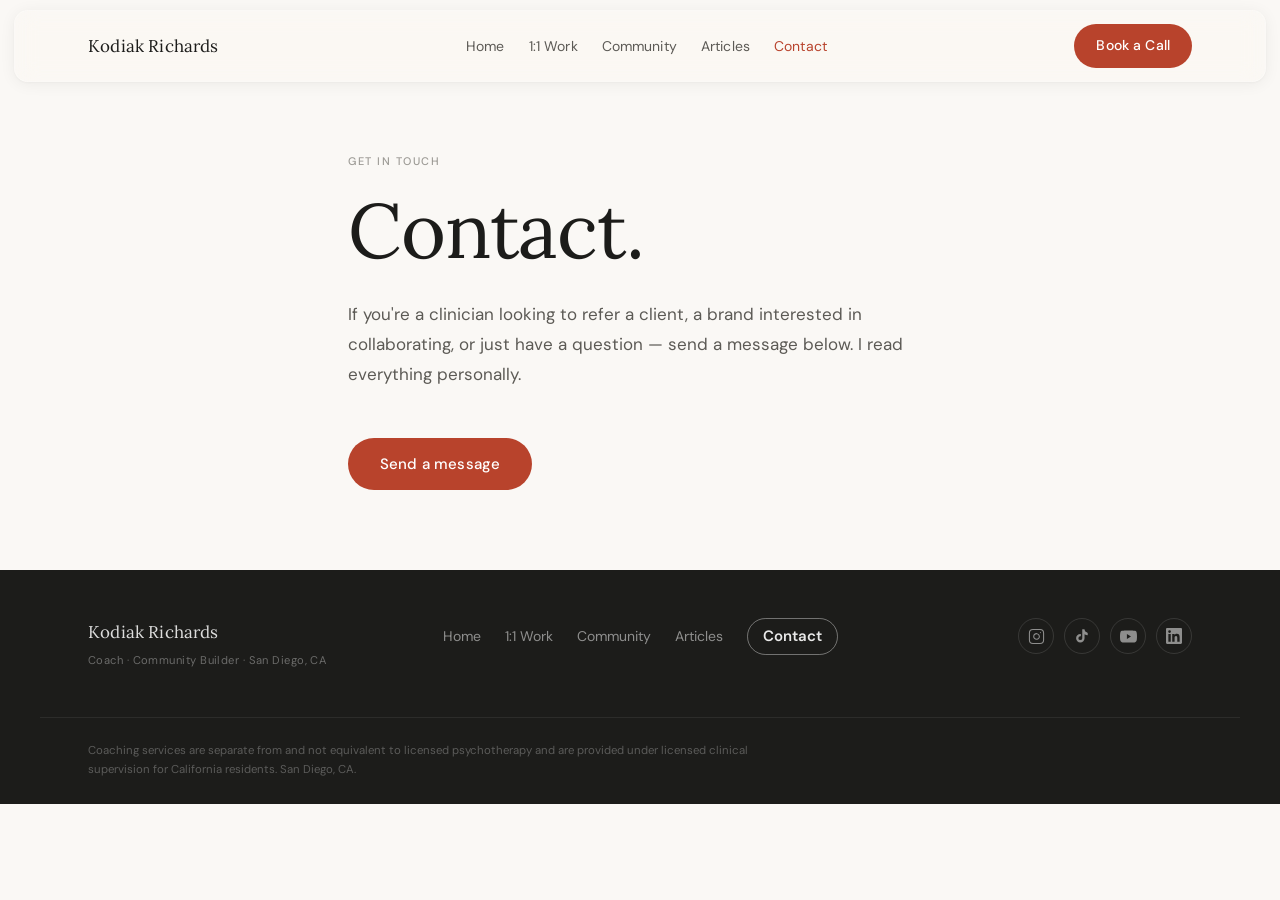
<file: contact.html>
<!DOCTYPE html>
<html lang="en">
<head>
  <meta charset="UTF-8">
  <meta name="viewport" content="width=device-width, initial-scale=1.0">

  <title>Contact | Kodiak Richards</title>
  <meta name="description" content="Get in touch with Kodiak Richards, a therapist-in-training and integrative coach in San Diego, for referrals, brand collaborations, or general inquiries.">
  <link rel="canonical" href="https://www.kodiakrichards.com/contact.html">

  <!-- Open Graph -->
  <meta property="og:type"        content="website">
  <meta property="og:url"         content="https://www.kodiakrichards.com/contact.html">
  <meta property="og:title"       content="Contact | Kodiak Richards">
  <meta property="og:description" content="For referrals, collaborations, and general inquiries.">
  <meta name="twitter:card"       content="summary">

  <!-- Fonts -->
  <link rel="preconnect" href="https://fonts.googleapis.com">
  <link rel="preconnect" href="https://fonts.gstatic.com" crossorigin>
  <link href="https://fonts.googleapis.com/css2?family=Lora:ital,wght@0,400;0,600;1,400&family=DM+Sans:ital,wght@0,300;0,400;0,500;1,300&display=swap" rel="stylesheet">

  <link rel="stylesheet" href="styles.css">
  <link rel="icon" type="image/png" sizes="192x192" href="/favicon-192.png">
  <link rel="icon" type="image/svg+xml" href="/favicon.svg">
</head>
<body>

  <!-- ======================================================
       NAVIGATION
  ====================================================== -->
  <header>
    <nav class="nav" id="main-nav" aria-label="Main navigation">
      <div class="nav__inner">
        <a href="index.html" class="nav__wordmark" aria-label="Kodiak Richards — home">Kodiak Richards</a>

        <ul class="nav__links" role="list">
          <li><a href="index.html">Home</a></li>
          <li><a href="one-on-one.html">1:1 Work</a></li>
          <li><a href="community.html">Community</a></li>
          <li><a href="articles/">Articles</a></li>
          <li><a href="contact.html" class="nav__contact">Contact</a></li>
        </ul>

        <div class="nav__cta">
          <a href="https://cal.com/kodiak.richards/intro-call" class="btn btn-primary" target="_blank" rel="noopener noreferrer">Book a Call</a>
        </div>

        <button class="nav__hamburger" aria-label="Open menu" aria-expanded="false" aria-controls="mobile-nav">
          <span></span><span></span><span></span>
        </button>
      </div>
    </nav>

    <div class="nav__mobile" id="mobile-nav" aria-hidden="true" role="dialog" aria-label="Mobile navigation">
      <a href="index.html">Home</a>
      <a href="one-on-one.html">1:1 Work &amp; Programs</a>
      <a href="community.html">Community</a>
      <a href="articles/">Articles</a>
      <a href="contact.html" class="nav__mobile-contact">Contact</a>
      <a href="https://cal.com/kodiak.richards/intro-call" class="btn btn-primary" target="_blank" rel="noopener noreferrer">Book a Call</a>
    </div>
  </header>

  <main>

    <!-- ====================================================
         HERO — text only, no photo
    ==================================================== -->
    <section class="contact-hero" aria-labelledby="contact-heading">
      <div class="contact-hero__inner fade-in">
        <span class="label">Get in touch</span>
        <h1 id="contact-heading">Contact.</h1>
        <p>If you're a clinician looking to refer a client, a brand interested in collaborating, or just have a question — send a message below. I read everything personally.</p>
        <a href="https://useful-plaster-026.notion.site/3840a70cc6c7808a9a57c9d0bca8eada?pvs=105" class="btn btn-primary" target="_blank" rel="noopener noreferrer">Send a message</a>
      </div>
    </section>


  </main>

  <!-- ======================================================
       FOOTER
  ====================================================== -->
  <footer class="footer" aria-label="Site footer">
    <div class="footer__top">
      <div class="footer__brand">
        <a href="index.html" class="footer__wordmark">Kodiak Richards</a>
        <p class="footer__tagline">Coach · Community Builder · San Diego, CA</p>
      </div>

      <nav class="footer__nav" aria-label="Footer navigation">
        <a href="index.html">Home</a>
        <a href="one-on-one.html">1:1 Work</a>
        <a href="community.html">Community</a>
        <a href="articles/">Articles</a>
        <a href="contact.html" class="active footer__contact-link">Contact</a>
      </nav>

      <div class="footer__social" aria-label="Social media links">
        <a href="https://www.instagram.com/kodiakrichards/" aria-label="Instagram" target="_blank" rel="noopener noreferrer">
          <svg width="17" height="17" viewBox="0 0 24 24" fill="none" stroke="currentColor" stroke-width="1.5" stroke-linecap="round" stroke-linejoin="round" aria-hidden="true">
            <rect x="2" y="2" width="20" height="20" rx="5" ry="5"/>
            <path d="M16 11.37A4 4 0 1 1 12.63 8 4 4 0 0 1 16 11.37z"/>
            <line x1="17.5" y1="6.5" x2="17.51" y2="6.5"/>
          </svg>
        </a>
        <a href="https://www.tiktok.com/@kodiakrichards" aria-label="TikTok" target="_blank" rel="noopener noreferrer">
          <svg width="16" height="16" viewBox="0 0 24 24" fill="currentColor" aria-hidden="true">
            <path d="M19.59 6.69a4.83 4.83 0 0 1-3.77-4.25V2h-3.45v13.67a2.89 2.89 0 0 1-2.88 2.5 2.89 2.89 0 0 1-2.89-2.89 2.89 2.89 0 0 1 2.89-2.89c.28 0 .54.04.79.1V9.01a6.27 6.27 0 0 0-.79-.05 6.34 6.34 0 0 0-6.34 6.34 6.34 6.34 0 0 0 6.34 6.34 6.34 6.34 0 0 0 6.33-6.34V9.41a8.16 8.16 0 0 0 4.77 1.52V7.48a4.85 4.85 0 0 1-1-.79z"/>
          </svg>
        </a>
        <a href="https://www.youtube.com/@kodiakrichards" aria-label="YouTube" target="_blank" rel="noopener noreferrer">
          <svg width="17" height="17" viewBox="0 0 24 24" fill="currentColor" aria-hidden="true">
            <path d="M23.5 6.19a3.02 3.02 0 0 0-2.12-2.14C19.54 3.5 12 3.5 12 3.5s-7.54 0-9.38.55A3.02 3.02 0 0 0 .5 6.19C0 8.04 0 12 0 12s0 3.96.5 5.81a3.02 3.02 0 0 0 2.12 2.14C4.46 20.5 12 20.5 12 20.5s7.54 0 9.38-.55a3.02 3.02 0 0 0 2.12-2.14C24 15.96 24 12 24 12s0-3.96-.5-5.81zM9.75 15.52V8.48L15.5 12l-5.75 3.52z"/>
          </svg>
        </a>
        <a href="https://www.linkedin.com/in/kodiakrichards" aria-label="LinkedIn" target="_blank" rel="noopener noreferrer">
          <svg width="16" height="16" viewBox="0 0 24 24" fill="currentColor" aria-hidden="true">
            <path d="M20.447 20.452h-3.554v-5.569c0-1.328-.027-3.037-1.852-3.037-1.853 0-2.136 1.445-2.136 2.939v5.667H9.351V9h3.414v1.561h.046c.477-.9 1.637-1.85 3.37-1.85 3.601 0 4.267 2.37 4.267 5.455v6.286zM5.337 7.433a2.062 2.062 0 0 1-2.063-2.065 2.064 2.064 0 1 1 2.063 2.065zm1.782 13.019H3.555V9h3.564v11.452zM22.225 0H1.771C.792 0 0 .774 0 1.729v20.542C0 23.227.792 24 1.771 24h20.451C23.2 24 24 23.227 24 22.271V1.729C24 .774 23.2 0 22.222 0h.003z"/>
          </svg>
        </a>
      </div>
    </div>

    <div class="footer__bottom">
      <p class="footer__legal">Coaching services are separate from and not equivalent to licensed psychotherapy and are provided under licensed clinical supervision for California residents. San Diego, CA.</p>
    </div>
  </footer>

  <script src="main.js"></script>
</body>
</html>
</file>
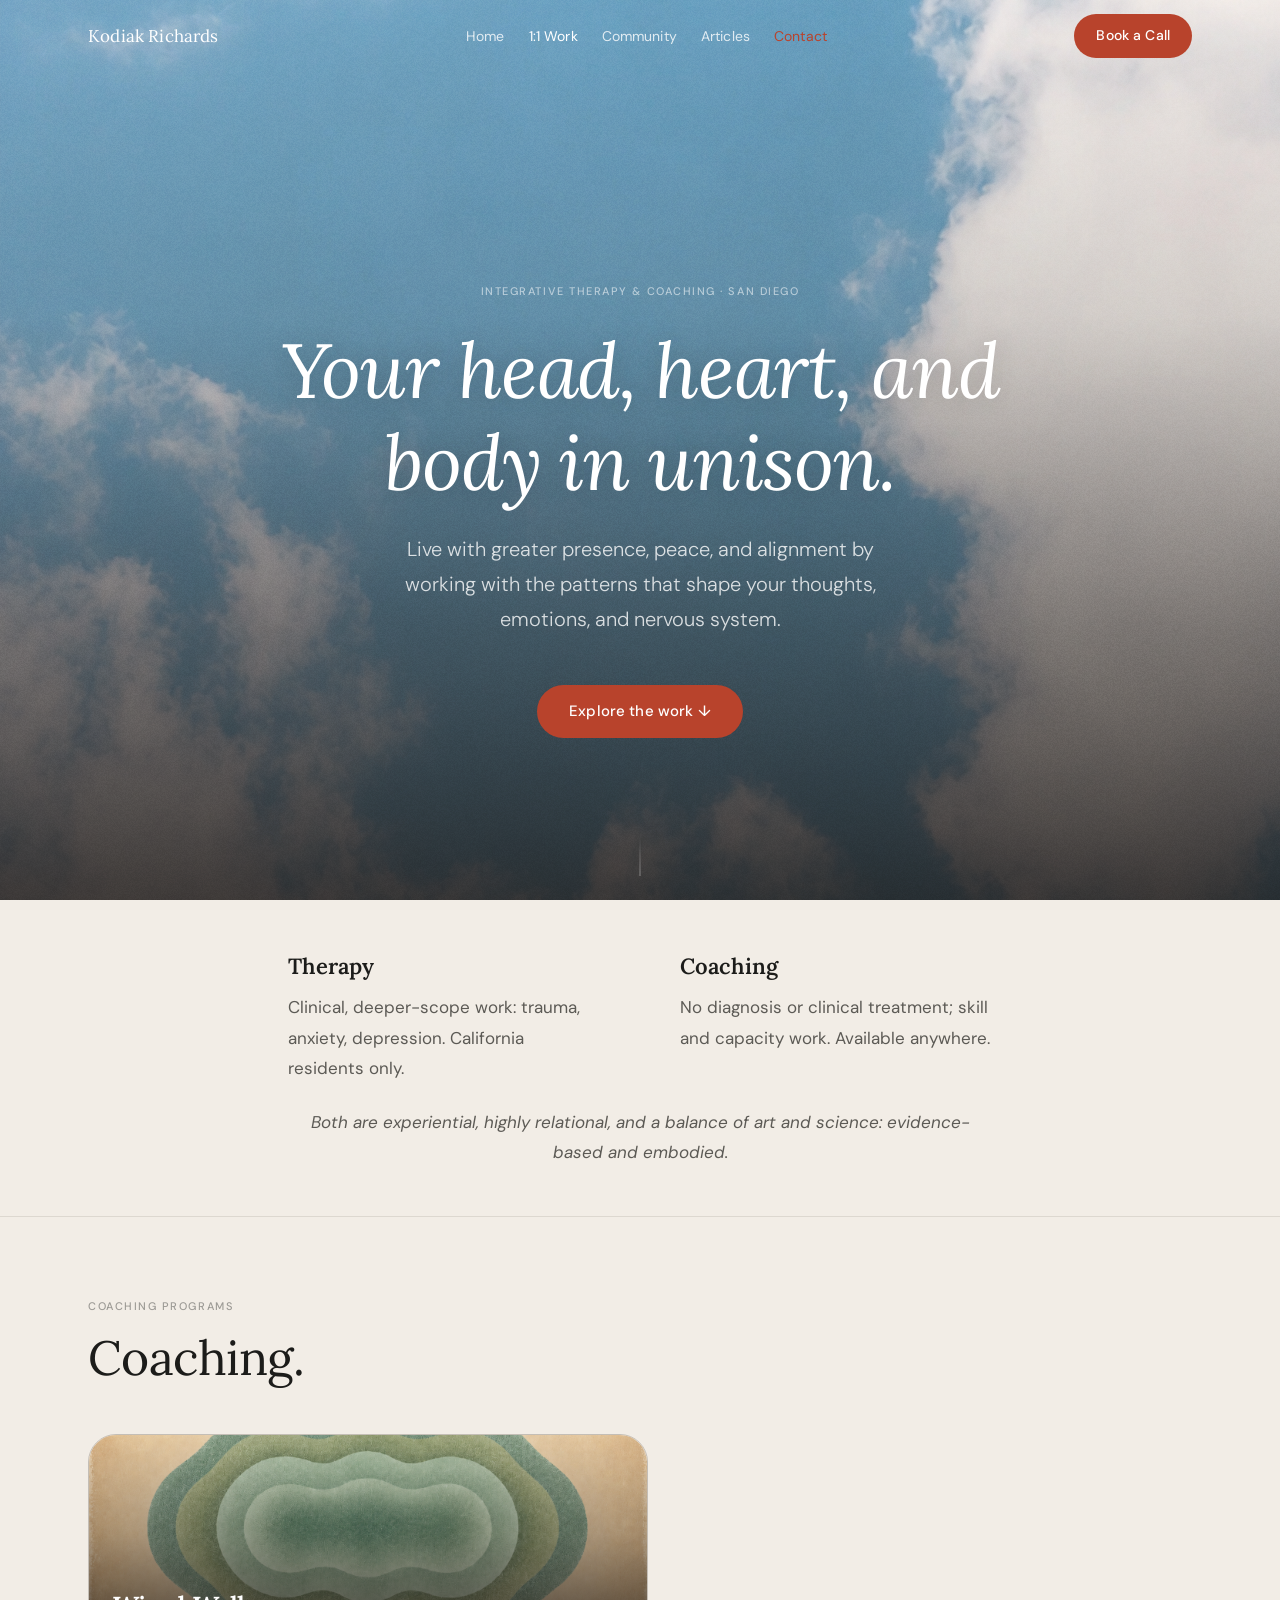
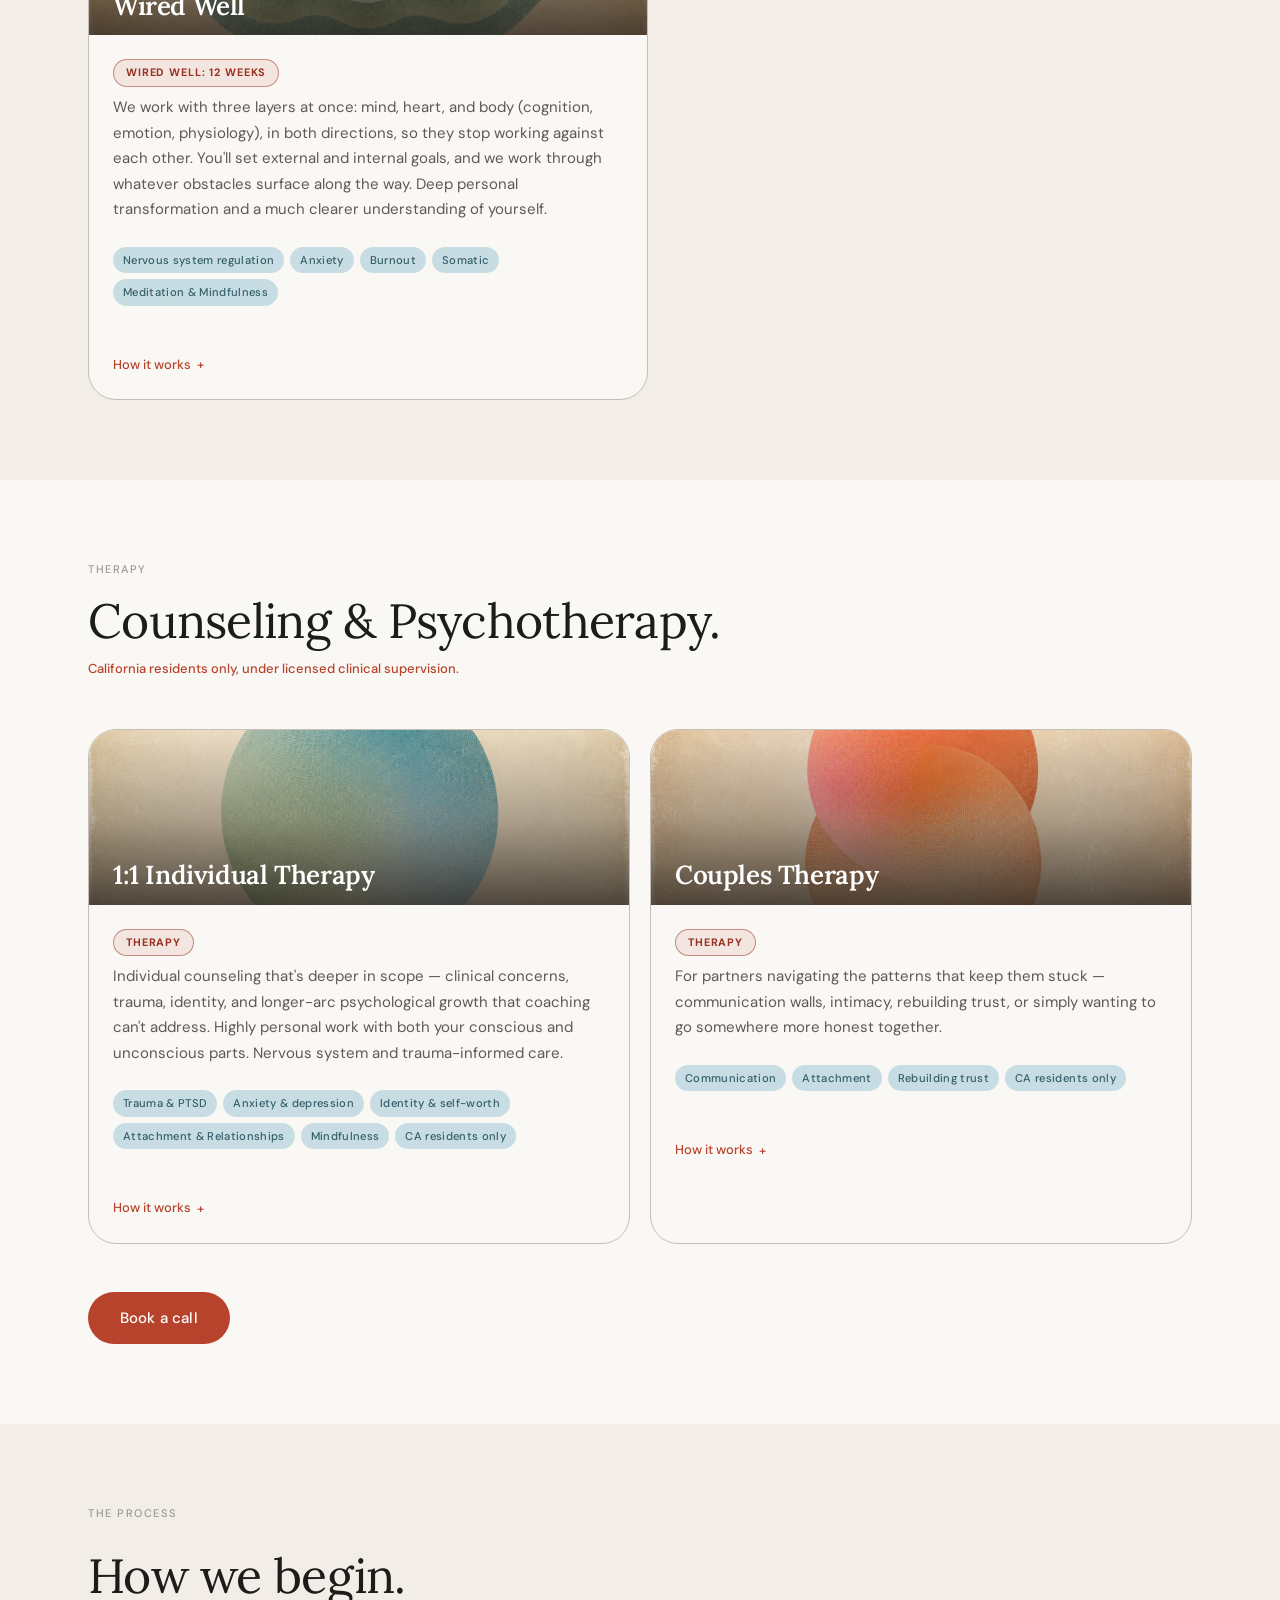
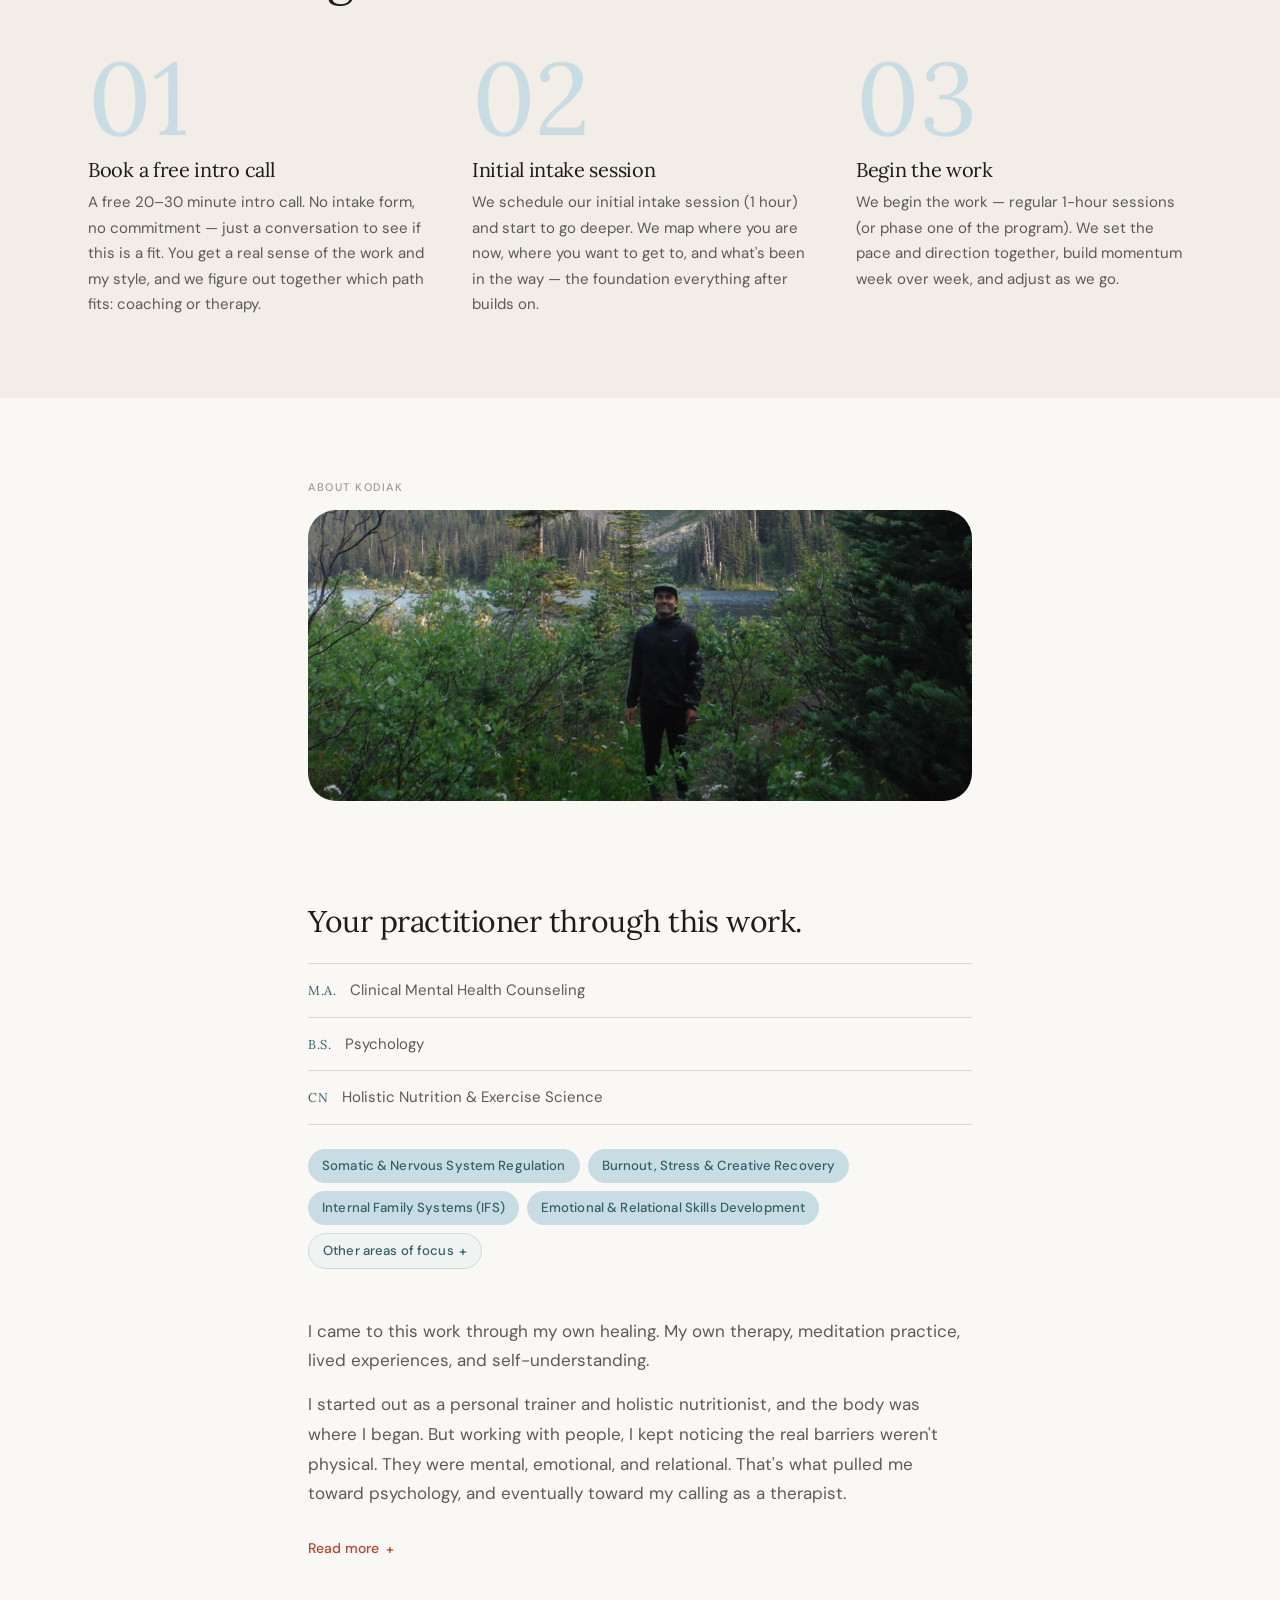
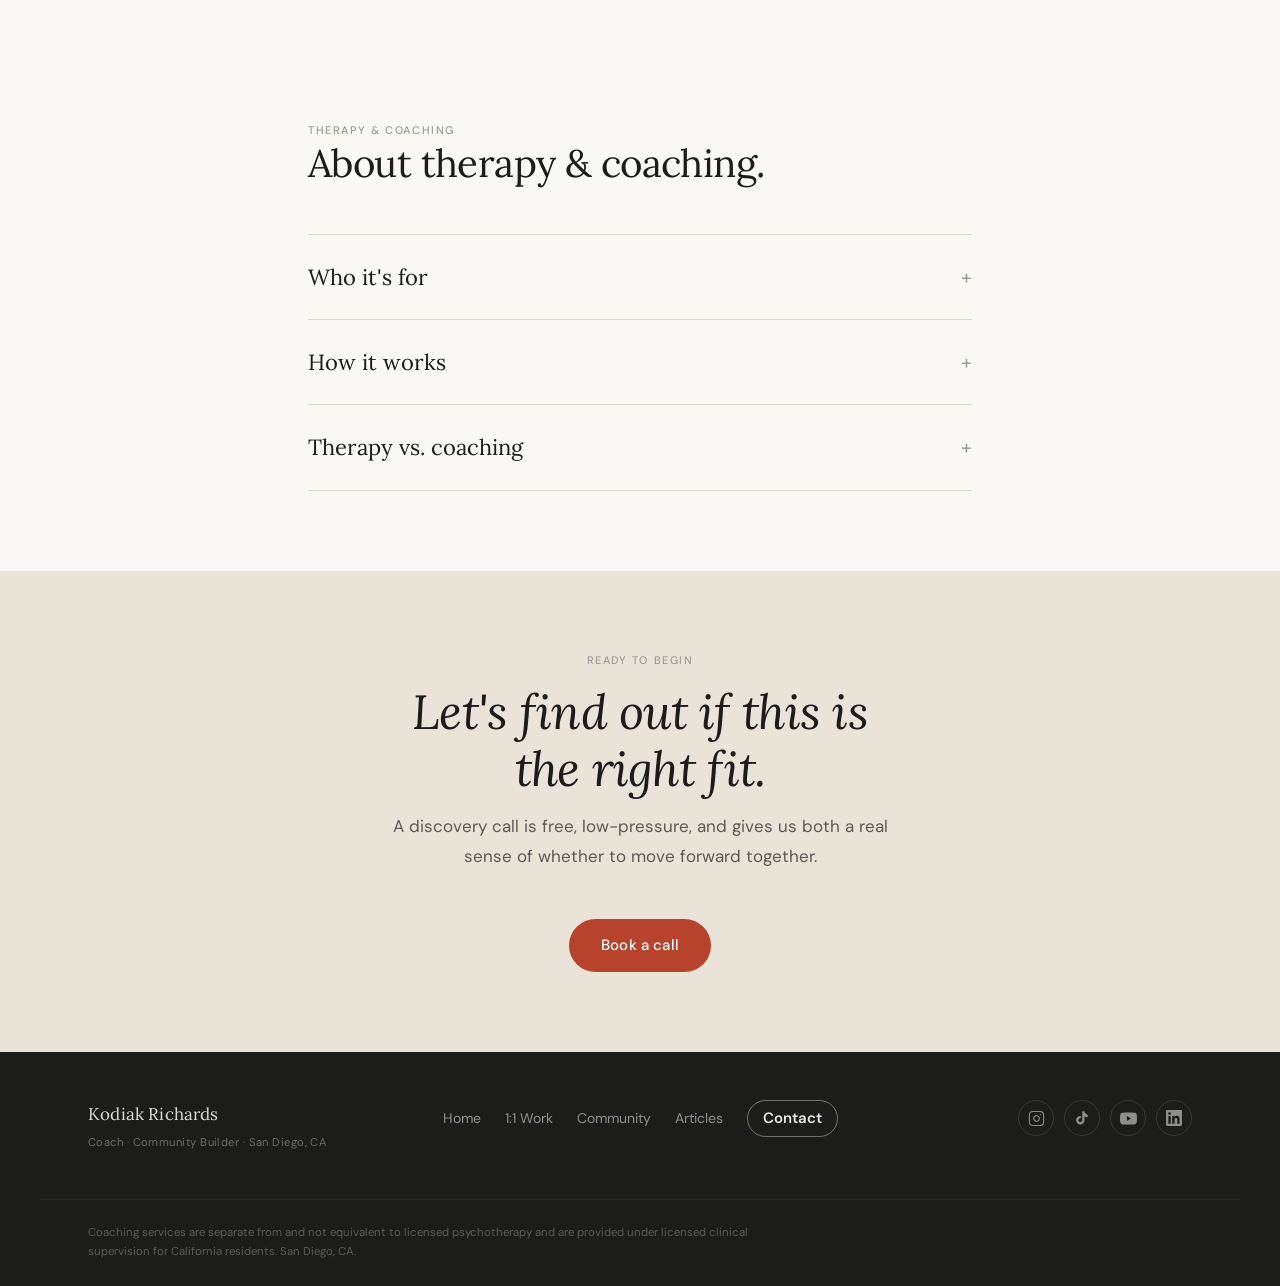
<file: one-on-one.html>
<!DOCTYPE html>
<html lang="en">
<head>
  <meta charset="UTF-8">
  <meta name="viewport" content="width=device-width, initial-scale=1.0">

  <title>1:1 Work — Coaching &amp; Counseling | Kodiak Richards</title>
  <meta name="description" content="Integrative therapy and coaching in San Diego with Kodiak Richards: nervous system regulation, trauma, burnout, and relationships. CA and online.">
  <link rel="canonical" href="https://www.kodiakrichards.com/one-on-one.html">

  <!-- Open Graph -->
  <meta property="og:type"        content="website">
  <meta property="og:url"         content="https://www.kodiakrichards.com/one-on-one.html">
  <meta property="og:title"       content="1:1 Work — Coaching &amp; Counseling | Kodiak Richards">
  <meta property="og:description" content="Integrative therapy and coaching in San Diego with Kodiak Richards: nervous system regulation, trauma, burnout, and relationships. CA and online.">
  <meta property="og:image"       content="https://www.kodiakrichards.com/images/og-one-on-one.jpg">
  <meta name="twitter:card"       content="summary_large_image">

  <!-- Fonts -->
  <link rel="preconnect" href="https://fonts.googleapis.com">
  <link rel="preconnect" href="https://fonts.gstatic.com" crossorigin>
  <link href="https://fonts.googleapis.com/css2?family=Lora:ital,wght@0,400;0,600;1,400&family=DM+Sans:ital,wght@0,300;0,400;0,500;1,300&display=swap" rel="stylesheet">

  <link rel="stylesheet" href="styles.css">
  <link rel="icon" type="image/png" sizes="192x192" href="/favicon-192.png">
  <link rel="icon" type="image/svg+xml" href="/favicon.svg">
</head>
<body>

  <!-- ======================================================
       NAVIGATION
  ====================================================== -->
  <header>
    <nav class="nav" id="main-nav" aria-label="Main navigation">
      <div class="nav__inner">
        <a href="index.html" class="nav__wordmark" aria-label="Kodiak Richards — home">Kodiak Richards</a>

        <ul class="nav__links" role="list">
          <li><a href="index.html">Home</a></li>
          <li><a href="one-on-one.html" class="active">1:1 Work</a></li>
          <li><a href="community.html">Community</a></li>
          <li><a href="articles/">Articles</a></li>
          <li><a href="contact.html" class="nav__contact">Contact</a></li>
        </ul>

        <div class="nav__cta">
          <a href="https://cal.com/kodiak.richards/intro-call" class="btn btn-primary" target="_blank" rel="noopener noreferrer">Book a Call</a>
        </div>

        <button class="nav__hamburger" aria-label="Open menu" aria-expanded="false" aria-controls="mobile-nav">
          <span></span><span></span><span></span>
        </button>
      </div>
    </nav>

    <div class="nav__mobile" id="mobile-nav" aria-hidden="true" role="dialog" aria-label="Mobile navigation">
      <a href="index.html">Home</a>
      <a href="one-on-one.html">1:1 Work &amp; Programs</a>
      <a href="community.html">Community</a>
      <a href="articles/">Articles</a>
      <a href="contact.html" class="nav__mobile-contact">Contact</a>
      <a href="https://cal.com/kodiak.richards/intro-call" class="btn btn-primary" target="_blank" rel="noopener noreferrer">Book a Call</a>
    </div>
  </header>

  <main>

    <!-- ====================================================
         HERO
    ==================================================== -->
    <section class="hero" aria-label="1:1 Work hero">
      <div class="hero__bg hero__bg--work" style="background-image:url('images/cloud%20aesthetic%201.png')" aria-hidden="true"></div>
      <div class="hero__overlay" aria-hidden="true"></div>
      <div class="grain-overlay" aria-hidden="true"></div>

      <div class="hero__content fade-in">
        <span class="label">Integrative Therapy &amp; Coaching · San Diego</span>
        <h1>Your head, heart, and body in unison.</h1>
        <p class="hero__sub">Live with greater presence, peace, and alignment by working with the patterns that shape your thoughts, emotions, and nervous system.</p>
        <div class="hero__ctas">
          <a href="#offers" class="btn btn-primary">Explore the work ↓</a>
        </div>
      </div>

      <div class="scroll-hint" aria-hidden="true">
        <div class="scroll-hint__line"></div>
      </div>
    </section>

    <!-- ====================================================
         PATH SELECTOR — coaching vs therapy sorter
    ==================================================== -->
    <section class="path-selector" aria-label="Coaching or therapy?">
      <div class="path-selector__inner fade-in">
        <div class="path-selector__cols">
          <div class="path-selector__col">
            <span class="path-selector__type">Therapy</span>
            <p>Clinical, deeper-scope work: trauma, anxiety, depression. California residents only.</p>
          </div>
          <div class="path-selector__col">
            <span class="path-selector__type">Coaching</span>
            <p>No diagnosis or clinical treatment; skill and capacity work. Available anywhere.</p>
          </div>
        </div>
        <p class="path-selector__shared">Both are experiential, highly relational, and a balance of art and science: evidence-based and embodied.</p>
      </div>
    </section>

    <!-- ====================================================
         COACHING — flagship + secondary tiles
    ==================================================== -->
    <section class="tracks section" id="offers" aria-labelledby="tracks-heading">
      <div class="tracks__inner">
        <div class="tracks__header fade-in">
          <span class="label">Coaching Programs</span>
          <h2 id="tracks-heading">Coaching.</h2>
        </div>

        <!-- FLAGSHIP: Nervous System / Wired Well -->
        <div class="tracks__flagship">
          <article class="track-card fade-in">
            <div class="track-card__cover" style="background-image:url('images/teal%20nervous%20system%20blob.png')">
              <div class="track-card__cover-scrim" aria-hidden="true"></div>
              <h3>Wired Well</h3>
            </div>
            <div class="track-card__body">
              <span class="track-card__label">Wired Well: 12 Weeks</span>
              <p>We work with three layers at once: mind, heart, and body (cognition, emotion, physiology), in both directions, so they stop working against each other. You'll set external and internal goals, and we work through whatever obstacles surface along the way. Deep personal transformation and a much clearer understanding of yourself.</p>
              <div class="track-card__tags" aria-label="Focus areas">
                <span class="tag">Nervous system regulation</span>
                <span class="tag">Anxiety</span>
                <span class="tag">Burnout</span>
                <span class="tag">Somatic</span>
                <span class="tag">Meditation &amp; Mindfulness</span>
              </div>
              <div class="track-card__expanded" id="track-ns-detail" aria-hidden="true">
                <ul class="program-bullets">
                  <li>12-week minimum</li>
                  <li>Weekly 55-minute 1:1 calls</li>
                  <li>Async support between sessions</li>
                  <li>Virtual or in person (San Diego)</li>
                </ul>
                <p>The mind and body are a two-way street. You can work from the top down — how you think, the story you're running — and from the bottom up, through the body itself. Most work only goes one direction. This does both, drawing on neuroscience, physiology, and somatic practice. Regulation you build into your body and brain, not just understand.</p>
              </div>
              <button class="track-card__learn-more" aria-expanded="false" aria-controls="track-ns-detail">
                <span class="lm-text">How it works</span>
                <span class="lm-icon" aria-hidden="true">+</span>
              </button>
            </div>
          </article>
        </div>

        <!-- SECONDARY: Relationships + Digital Wellness — hidden until tracks are ready
        <div class="track-secondary fade-in">
          <span class="track-secondary__label">Also working with people on —</span>
          <div class="track-secondary__tiles">

            <div class="track-tile">
              <span class="track-card__label">Coaching / Connection</span>
              <h4>Relationships</h4>
              <p>The way you connect is a pattern you learned — in how you handle closeness, conflict, and needs. Work on your side of the dynamic.</p>
              <div class="track-card__tags" aria-label="Focus areas">
                <span class="tag">Attachment</span>
                <span class="tag">Communication</span>
                <span class="tag">Boundaries</span>
              </div>
            </div>

            <div class="track-tile">
              <span class="track-card__label">Coaching / Digital Wellness</span>
              <h4>Digital Wellness</h4>
              <p>For people who can see the life they want and feel their devices eating the attention it would take to build it.</p>
              <div class="track-card__tags" aria-label="Focus areas">
                <span class="tag">Focus &amp; presence</span>
                <span class="tag">Screen time</span>
                <span class="tag">Technology</span>
              </div>
            </div>

          </div>
        </div>
        -->

      </div>
    </section>

    <!-- ====================================================
         THERAPY — 2 cards
    ==================================================== -->
    <section class="counseling-track" aria-labelledby="counseling-heading">
      <div class="counseling-track__inner">

        <div class="counseling-track__header fade-in">
          <span class="label">Therapy</span>
          <h2 id="counseling-heading">Counseling &amp; Psychotherapy.</h2>
          <p class="counseling-track__note">California residents only, under licensed clinical supervision.</p>
        </div>

        <div class="counseling-card-wrap">

          <!-- Card 1: Individual Therapy -->
          <article class="track-card fade-in d1">
            <div class="track-card__cover" style="background-image:url('images/cool%20sphere.png')">
              <div class="track-card__cover-scrim" aria-hidden="true"></div>
              <h3>1:1 Individual Therapy</h3>
            </div>
            <div class="track-card__body">
              <span class="track-card__label">Therapy</span>
              <p>Individual counseling that's deeper in scope — clinical concerns, trauma, identity, and longer-arc psychological growth that coaching can't address. Highly personal work with both your conscious and unconscious parts. Nervous system and trauma-informed care.</p>
              <div class="track-card__tags" aria-label="Focus areas">
                <span class="tag">Trauma &amp; PTSD</span>
                <span class="tag">Anxiety &amp; depression</span>
                <span class="tag">Identity &amp; self-worth</span>
                <span class="tag">Attachment &amp; Relationships</span>
                <span class="tag">Mindfulness</span>
                <span class="tag">CA residents only</span>
              </div>
              <div class="track-card__expanded" id="track-counsel-detail" aria-hidden="true">
                <ul class="program-bullets">
                  <li>53-minute sessions, weekly or biweekly</li>
                  <li>Open-ended — many clients find 3–6 months meaningful, with deeper change often unfolding over a year</li>
                  <li>Virtual or in person in San Diego (California residents only)</li>
                </ul>
                <p>Available to California residents only. I work from an integrative, humanistic-existential approach — grounded in the belief that you're the expert on your own experience, and that the questions worth asking are often the bigger ones: meaning, freedom, who you're becoming. Coaching services are distinct from and not equivalent to licensed psychotherapy.</p>
              </div>
              <button class="track-card__learn-more" aria-expanded="false" aria-controls="track-counsel-detail">
                <span class="lm-text">How it works</span>
                <span class="lm-icon" aria-hidden="true">+</span>
              </button>
            </div>
          </article>

          <!-- Card 2: Couples Therapy -->
          <article class="track-card fade-in d2">
            <div class="track-card__cover" style="background-image:url('images/warm%20spheres%20art.png')">
              <div class="track-card__cover-scrim" aria-hidden="true"></div>
              <h3>Couples Therapy</h3>
            </div>
            <div class="track-card__body">
              <span class="track-card__label">Therapy</span>
              <p>For partners navigating the patterns that keep them stuck — communication walls, intimacy, rebuilding trust, or simply wanting to go somewhere more honest together.</p>
              <div class="track-card__tags" aria-label="Focus areas">
                <span class="tag">Communication</span>
                <span class="tag">Attachment</span>
                <span class="tag">Rebuilding trust</span>
                <span class="tag">CA residents only</span>
              </div>
              <div class="track-card__expanded" id="track-couples-detail" aria-hidden="true">
                <ul class="program-bullets">
                  <li>53-minute sessions, weekly or biweekly</li>
                  <li>Open-ended — many clients find 3–6 months meaningful, with deeper change often unfolding over a year</li>
                  <li>Virtual or in person in San Diego (California residents only)</li>
                </ul>
                <p>I work from a relational, attachment and emotionally focused lens — looking at what each person brings from their history, the needs underneath the conflict, and how those meet or collide. The goal isn't to agree on everything. It's to build understanding that's steady — whether you're repairing something strained or deepening something already good. Available to California residents under licensed clinical supervision.</p>
              </div>
              <button class="track-card__learn-more" aria-expanded="false" aria-controls="track-couples-detail">
                <span class="lm-text">How it works</span>
                <span class="lm-icon" aria-hidden="true">+</span>
              </button>
            </div>
          </article>

        </div>

        <div class="counseling-track__cta">
          <a href="https://cal.com/kodiak.richards/intro-call" class="btn btn-primary" target="_blank" rel="noopener noreferrer">Book a call</a>
        </div>

      </div>
    </section>

    <!-- ====================================================
         TESTIMONIALS
    ==================================================== -->
    <!--TESTIMONIALS-START
    <section class="testimonials section" aria-labelledby="testimonials-11-heading">
      <div class="testimonials__inner">
        <div class="testimonials__header fade-in">
          <span class="label" id="testimonials-11-heading">What people say</span>
        </div>

        <div class="testimonials__carousel" role="region" aria-label="Client testimonials">
          <div class="testimonials__track">

            <div class="testimonial-slide" role="group" aria-label="Testimonial 1 of 3">
              <blockquote>
                <p class="testimonial-quote">"Working with Kodiak changed the way I understand myself. There's a depth to this work I hadn't experienced anywhere else. I didn't know therapy could be like this."</p>
                <cite class="testimonial-attr">— A.G., Therapy Client</cite>
              </blockquote>
            </div>

            <div class="testimonial-slide" role="group" aria-label="Testimonial 2 of 3">
              <blockquote>
                <p class="testimonial-quote">"He doesn't let you hide from yourself. But it always feels safe. That combination, honest and warm, is a balance I craved."</p>
                <cite class="testimonial-attr">— M.L., Coaching Track</cite>
              </blockquote>
            </div>

            <div class="testimonial-slide" role="group" aria-label="Testimonial 3 of 3">
              <blockquote>
                <p class="testimonial-quote">"I came in thinking I had a productivity problem. It turned out to be something much older and deeper. Kodiak helped me see that and actually do something about it."</p>
                <cite class="testimonial-attr">— J.M., Nervous System Track</cite>
              </blockquote>
            </div>

          </div>
        </div>

        <div class="testimonials__dots" role="tablist" aria-label="Navigate testimonials">
          <button class="dot active" role="tab" aria-label="Testimonial 1" aria-selected="true"></button>
          <button class="dot"        role="tab" aria-label="Testimonial 2" aria-selected="false"></button>
          <button class="dot"        role="tab" aria-label="Testimonial 3" aria-selected="false"></button>
        </div>
      </div>
    </section>
    TESTIMONIALS-END-->

    <!-- ====================================================
         THE PROCESS
    ==================================================== -->
    <section class="how-it-works section" aria-labelledby="how-heading">
      <div class="how-it-works__inner">
        <span class="label">The Process</span>
        <h2 id="how-heading">How we begin.</h2>

        <div class="steps">
          <div class="step fade-in d1">
            <div class="step__num" aria-hidden="true">01</div>
            <h3>Book a free intro call</h3>
            <p>A free 20–30 minute intro call. No intake form, no commitment — just a conversation to see if this is a fit. You get a real sense of the work and my style, and we figure out together which path fits: coaching or therapy.</p>
          </div>
          <div class="step fade-in d2">
            <div class="step__num" aria-hidden="true">02</div>
            <h3>Initial intake session</h3>
            <p>We schedule our initial intake session (1 hour) and start to go deeper. We map where you are now, where you want to get to, and what's been in the way — the foundation everything after builds on.</p>
          </div>
          <div class="step fade-in d3">
            <div class="step__num" aria-hidden="true">03</div>
            <h3>Begin the work</h3>
            <p>We begin the work — regular 1-hour sessions (or phase one of the program). We set the pace and direction together, build momentum week over week, and adjust as we go.</p>
          </div>
        </div>
      </div>
    </section>

    <!-- ====================================================
         ABOUT KODIAK / CREDENTIALS
    ==================================================== -->
    <section class="about credentials section" id="about" aria-labelledby="creds-heading">
      <span class="label">About Kodiak</span>
      <div class="about__inner">

        <div class="about__image fade-in" aria-hidden="true">
          <div class="about__img-fill">
            <img src="images/photos/cropped%20kodiak%20in%20canada.png" alt="Kodiak Richards in the Canadian wilderness, film photograph">
          </div>
        </div>

        <div class="about__text fade-in d1">
          <h2 id="creds-heading">Your practitioner through this work.</h2>

          <ul class="credentials-list" aria-label="Credentials">
            <li class="credentials-list__item">
              <span class="credentials-list__degree">M.A.</span>
              <span class="credentials-list__field">Clinical Mental Health Counseling</span>
            </li>
            <li class="credentials-list__item">
              <span class="credentials-list__degree">B.S.</span>
              <span class="credentials-list__field">Psychology</span>
            </li>
            <li class="credentials-list__item">
              <span class="credentials-list__degree">CN</span>
              <span class="credentials-list__field">Holistic Nutrition &amp; Exercise Science</span>
            </li>
          </ul>

          <!-- Featured specializations — pill bubbles above bio prose -->
          <div class="spec-featured" role="list" aria-label="Primary specializations">
            <span class="tag spec-featured__item" role="listitem">Somatic &amp; Nervous System Regulation</span>
            <span class="tag spec-featured__item" role="listitem">Burnout, Stress &amp; Creative Recovery</span>
            <span class="tag spec-featured__item" role="listitem">Internal Family Systems (IFS)</span>
            <span class="tag spec-featured__item" role="listitem">Emotional &amp; Relational Skills Development</span>
          </div>

          <details class="spec-more">
            <summary>Other areas of focus</summary>
            <div class="spec-more__cloud" role="list" aria-label="All specializations">
              <span class="tag spec-tag" role="listitem">Trauma-Informed Therapy</span>
              <span class="tag spec-tag" role="listitem">Humanistic-Existential Therapy</span>
              <span class="tag spec-tag" role="listitem">Psychodynamic Therapy</span>
              <span class="tag spec-tag" role="listitem">Applied Neuroscience &amp; Mind-Body Integration</span>
              <span class="tag spec-tag" role="listitem">HRV &amp; Biofeedback</span>
              <span class="tag spec-tag" role="listitem">Mindfulness-Based Therapy</span>
              <span class="tag spec-tag" role="listitem">Attachment-Based Therapy</span>
              <span class="tag spec-tag" role="listitem">ACT &amp; Narrative Therapy</span>
              <span class="tag spec-tag" role="listitem">Digital Wellness &amp; Technology Dependence</span>
              <span class="tag spec-tag" role="listitem">Gottman Method Couples Therapy (Trained)</span>
            </div>
          </details>

          <p>I came to this work through my own healing. My own therapy, meditation practice, lived experiences, and self-understanding.</p>
          <p>I started out as a personal trainer and holistic nutritionist, and the body was where I began. But working with people, I kept noticing the real barriers weren't physical. They were mental, emotional, and relational. That's what pulled me toward psychology, and eventually toward my calling as a therapist.</p>

          <div class="about__expandable" id="creds-more" aria-hidden="true">
            <p>A long meditation practice has run underneath all of it, teaching me to pay attention to what's actually happening inside, moment to moment. This awareness is at the center of my work and how I work with others:</p>
            <p>I blend Eastern and Western wisdom, with mindfulness anchoring everything. My approach bridges neuroscience and somatic awareness with positive psychology and trauma-informed care. I work with your conscious and unconscious parts. So your head, heart, and body (cognition, emotions, physiology) live in unison.</p>
            <p>Past Lives: athlete, daily writer of 10+ years, meditating since 15 years old, with aspirations of becoming a Zen teacher.</p>
            <p>I've worked across the physical, psychological, relational, creative, and existential layers. Which is why I don't treat them separately.</p>
          </div>
          <button class="read-more" aria-expanded="false" aria-controls="creds-more">
            <span class="read-more__text">Read more</span>
            <span class="read-more__icon" aria-hidden="true">+</span>
          </button>
        </div>

      </div>
    </section>

    <!-- ====================================================
         ABOUT THERAPY & COACHING — FAQ accordion
    ==================================================== -->
    <section class="therapy-faq section" aria-labelledby="therapy-faq-heading">
      <div class="therapy-faq__inner">
        <span class="label">Therapy &amp; Coaching</span>
        <h2 id="therapy-faq-heading" class="therapy-faq__title">About therapy &amp; coaching.</h2>

        <div class="track-accordion">

          <div class="track-accordion__item">
            <button class="track-accordion__btn" aria-expanded="false">
              <span class="track-accordion__label">Who it's for</span>
              <span class="track-accordion__icon" aria-hidden="true">+</span>
            </button>
            <div class="track-accordion__body">
              <p>Coaching is collaborative, forward-focused work, for people who feel mostly well but stuck. Burnout, a life or career transition, a creative block, a relationship with technology that's gotten out of hand, or a goal you keep circling but can't quite reach. It's about clarifying where you want to go and building the habits and systems to get there. Coaching is open to anyone, anywhere.</p>
              <p>Counseling goes where coaching can't: trauma, complex anxiety, clinical depression, grief, and longer-arc psychological growth. If you've done coaching or therapy before and still felt like something was left on the table, this is probably what you're looking for. Therapy is available to California residents only.</p>
            </div>
          </div>

          <div class="track-accordion__item">
            <button class="track-accordion__btn" aria-expanded="false">
              <span class="track-accordion__label">How it works</span>
              <span class="track-accordion__icon" aria-hidden="true">+</span>
            </button>
            <div class="track-accordion__body">
              <p>Therapy is provided under licensed clinical supervision, using an integrative, person-centered approach that draws on IFS, somatic work, attachment theory, and plain, experiential conversation. Because coaching involves no clinical diagnosis or treatment, it's open beyond California; therapy is for California residents only.</p>
            </div>
          </div>

          <div class="track-accordion__item">
            <button class="track-accordion__btn" aria-expanded="false">
              <span class="track-accordion__label">Therapy vs. coaching</span>
              <span class="track-accordion__icon" aria-hidden="true">+</span>
            </button>
            <div class="track-accordion__body">
              <p>Think of your inner world like a garden. Therapy is the <strong>weeding</strong>: healing, processing the past, and tending the wounds that crowd out new growth. Processing trauma in particular lives here, not in coaching. Coaching is the <strong>seeding</strong>: planting new habits, clarifying your vision, and moving toward what you want to build.</p>
              <p>They're not interchangeable, and I won't pretend otherwise. If you're not sure which one fits, we'll sort it out together on the discovery call.</p>
            </div>
          </div>

        </div>
      </div>
    </section>

    <!-- ====================================================
         FINAL CTA
    ==================================================== -->
    <section class="cta-section section" aria-labelledby="cta-heading">
      <div class="cta-section__inner fade-in">
        <span class="label">Ready to Begin</span>
        <h2 id="cta-heading">Let's find out if this is the right fit.</h2>
        <p class="cta-section__sub">A discovery call is free, low-pressure, and gives us both a real sense of whether to move forward together.</p>
        <a href="https://cal.com/kodiak.richards/intro-call" class="btn btn-primary" target="_blank" rel="noopener noreferrer">Book a call</a>
      </div>
    </section>

  </main>

  <!-- ======================================================
       FOOTER
  ====================================================== -->
  <footer class="footer" aria-label="Site footer">
    <div class="footer__top">
      <div class="footer__brand">
        <a href="index.html" class="footer__wordmark">Kodiak Richards</a>
        <p class="footer__tagline">Coach · Community Builder · San Diego, CA</p>
      </div>

      <nav class="footer__nav" aria-label="Footer navigation">
        <a href="index.html">Home</a>
        <a href="one-on-one.html">1:1 Work</a>
        <a href="community.html">Community</a>
        <a href="articles/">Articles</a>
        <a href="contact.html" class="footer__contact-link">Contact</a>
      </nav>

      <div class="footer__social" aria-label="Social media links">
        <a href="https://www.instagram.com/kodiakrichards/" aria-label="Instagram" target="_blank" rel="noopener noreferrer">
          <svg width="17" height="17" viewBox="0 0 24 24" fill="none" stroke="currentColor" stroke-width="1.5" stroke-linecap="round" stroke-linejoin="round" aria-hidden="true">
            <rect x="2" y="2" width="20" height="20" rx="5" ry="5"/>
            <path d="M16 11.37A4 4 0 1 1 12.63 8 4 4 0 0 1 16 11.37z"/>
            <line x1="17.5" y1="6.5" x2="17.51" y2="6.5"/>
          </svg>
        </a>
        <a href="https://www.tiktok.com/@kodiakrichards" aria-label="TikTok" target="_blank" rel="noopener noreferrer">
          <svg width="16" height="16" viewBox="0 0 24 24" fill="currentColor" aria-hidden="true">
            <path d="M19.59 6.69a4.83 4.83 0 0 1-3.77-4.25V2h-3.45v13.67a2.89 2.89 0 0 1-2.88 2.5 2.89 2.89 0 0 1-2.89-2.89 2.89 2.89 0 0 1 2.89-2.89c.28 0 .54.04.79.1V9.01a6.27 6.27 0 0 0-.79-.05 6.34 6.34 0 0 0-6.34 6.34 6.34 6.34 0 0 0 6.34 6.34 6.34 6.34 0 0 0 6.33-6.34V9.41a8.16 8.16 0 0 0 4.77 1.52V7.48a4.85 4.85 0 0 1-1-.79z"/>
          </svg>
        </a>
        <a href="https://www.youtube.com/@kodiakrichards" aria-label="YouTube" target="_blank" rel="noopener noreferrer">
          <svg width="17" height="17" viewBox="0 0 24 24" fill="currentColor" aria-hidden="true">
            <path d="M23.5 6.19a3.02 3.02 0 0 0-2.12-2.14C19.54 3.5 12 3.5 12 3.5s-7.54 0-9.38.55A3.02 3.02 0 0 0 .5 6.19C0 8.04 0 12 0 12s0 3.96.5 5.81a3.02 3.02 0 0 0 2.12 2.14C4.46 20.5 12 20.5 12 20.5s7.54 0 9.38-.55a3.02 3.02 0 0 0 2.12-2.14C24 15.96 24 12 24 12s0-3.96-.5-5.81zM9.75 15.52V8.48L15.5 12l-5.75 3.52z"/>
          </svg>
        </a>
        <a href="https://www.linkedin.com/in/kodiakrichards" aria-label="LinkedIn" target="_blank" rel="noopener noreferrer">
          <svg width="16" height="16" viewBox="0 0 24 24" fill="currentColor" aria-hidden="true">
            <path d="M20.447 20.452h-3.554v-5.569c0-1.328-.027-3.037-1.852-3.037-1.853 0-2.136 1.445-2.136 2.939v5.667H9.351V9h3.414v1.561h.046c.477-.9 1.637-1.85 3.37-1.85 3.601 0 4.267 2.37 4.267 5.455v6.286zM5.337 7.433a2.062 2.062 0 0 1-2.063-2.065 2.064 2.064 0 1 1 2.063 2.065zm1.782 13.019H3.555V9h3.564v11.452zM22.225 0H1.771C.792 0 0 .774 0 1.729v20.542C0 23.227.792 24 1.771 24h20.451C23.2 24 24 23.227 24 22.271V1.729C24 .774 23.2 0 22.222 0h.003z"/>
          </svg>
        </a>
      </div>
    </div>

    <div class="footer__bottom">
      <p class="footer__legal">Coaching services are separate from and not equivalent to licensed psychotherapy and are provided under licensed clinical supervision for California residents. San Diego, CA.</p>
    </div>
  </footer>

  <script src="main.js"></script>
</body>
</html>
</file>
<file: styles.css>
/* ============================================================
   kodiakrichards.com — Global Styles
   Carl Rogers meets Apple. Warm, filmic, deeply human.
   ============================================================ */

@import url('https://fonts.googleapis.com/css2?family=Lora:ital,wght@0,400;0,600;1,400&family=DM+Sans:ital,wght@0,300;0,400;0,500;1,300&display=swap');

/* ============================================================
   CSS VARIABLES
   ============================================================ */
:root {
  /* Palette — pulled from the sunset beach hero photo */
  --bg:           #FAF8F5;   /* warm white */
  --bg-warm:      #F2EDE6;   /* warm cream */
  --bg-section:   #EAE3D8;   /* muted tan */
  --text:         #1C1C1A;   /* near black */
  --text-muted:   #5C5A55;   /* warm gray */
  --text-light:   #9C9A95;   /* light gray */
  --accent:       #4E7F8A;   /* Pacific teal — UI */
  --accent-dark:  #325E68;   /* deep coastal */
  --accent-pale:  #C8DDE3;   /* sea foam */
  --accent-warm:  #B8432C;   /* earthy blood orange / brick red — buttons */
  --accent-warm-dark: #963626;
  --border:       #DDD8D0;   /* warm border */
  --white:        #FFFFFF;

  /* Typography */
  --serif:  'Lora', Georgia, 'Times New Roman', serif;
  --sans:   'DM Sans', -apple-system, BlinkMacSystemFont, 'Segoe UI', sans-serif;

  /* Spacing scale */
  --sp-2xs: 0.25rem;
  --sp-xs:  0.5rem;
  --sp-sm:  0.875rem;
  --sp-md:  1.5rem;
  --sp-lg:  3rem;
  --sp-xl:  5rem;
  --sp-2xl: 8rem;

  /* Layout */
  --max-w:    1200px;
  --nav-h:    72px;
  --pad:      clamp(1.25rem, 5vw, 3rem);

  /* Radius */
  --r-sm:   8px;
  --r-md:   16px;
  --r-lg:   28px;
  --r-pill: 100px;

  /* Motion */
  --ease: 0.35s cubic-bezier(0.25, 0.1, 0.25, 1);
}

/* ============================================================
   RESET & BASE
   ============================================================ */
*, *::before, *::after {
  box-sizing: border-box;
  margin: 0;
  padding: 0;
}

html {
  scroll-behavior: smooth;
  -webkit-font-smoothing: antialiased;
  -moz-osx-font-smoothing: grayscale;
  font-size: 16px;
}

body {
  background-color: var(--bg);
  color: var(--text);
  font-family: var(--sans);
  font-weight: 400;
  line-height: 1.65;
  overflow-x: hidden;
}

img {
  display: block;
  max-width: 100%;
  height: auto;
  object-fit: cover;
}

a {
  color: inherit;
  text-decoration: none;
}

ul, ol {
  list-style: none;
}

button {
  cursor: pointer;
  border: none;
  background: none;
  font: inherit;
  color: inherit;
}

input, textarea {
  font: inherit;
  color: inherit;
}

/* ============================================================
   TYPOGRAPHY
   ============================================================ */
h1, h2, h3, h4 {
  font-family: var(--serif);
  font-weight: 400;
  line-height: 1.2;
  letter-spacing: -0.015em;
}

h1 { font-size: clamp(2.5rem,  6vw,  5rem);  }
h2 { font-size: clamp(1.875rem, 4vw, 3rem);  }
h3 { font-size: clamp(1.25rem,  2.5vw, 1.75rem); }
h4 { font-size: clamp(1.0625rem, 1.8vw, 1.25rem); }

p {
  font-size: clamp(0.9375rem, 1.4vw, 1.0625rem);
  line-height: 1.75;
}

.label {
  font-family: var(--sans);
  font-size: 0.6875rem;
  font-weight: 500;
  letter-spacing: 0.14em;
  text-transform: uppercase;
  color: var(--text-light);
  display: block;
}

/* ============================================================
   LAYOUT
   ============================================================ */
.container {
  max-width: var(--max-w);
  margin-inline: auto;
  padding-inline: var(--pad);
}

.section {
  padding-block: var(--sp-xl);
}

.section--lg {
  padding-block: var(--sp-2xl);
}

/* ============================================================
   FADE-IN ON SCROLL
   ============================================================ */
.fade-in {
  opacity: 0;
  transform: translateY(28px);
  transition: opacity 0.75s var(--ease), transform 0.75s var(--ease);
}

.fade-in.visible {
  opacity: 1;
  transform: translateY(0);
}

.fade-in.d1 { transition-delay: 0.1s; }
.fade-in.d2 { transition-delay: 0.22s; }
.fade-in.d3 { transition-delay: 0.34s; }
.fade-in.d4 { transition-delay: 0.46s; }

/* ============================================================
   BUTTONS
   ============================================================ */
.btn {
  display: inline-flex;
  align-items: center;
  justify-content: center;
  gap: var(--sp-xs);
  padding: 0.875rem 2rem;
  border-radius: var(--r-pill);
  font-family: var(--sans);
  font-size: 0.9375rem;
  font-weight: 500;
  letter-spacing: 0.01em;
  transition: background-color var(--ease), color var(--ease),
              border-color var(--ease), transform 0.2s ease;
  white-space: nowrap;
  cursor: pointer;
  text-decoration: none;
}

.btn:hover        { transform: translateY(-1px); }
.btn:active       { transform: translateY(0); }

.btn-primary      { background-color: var(--accent-warm); color: var(--white); }
.btn-primary:hover { background-color: var(--accent-warm-dark); }

.btn-secondary {
  background-color: transparent;
  color: var(--white);
  border: 1.5px solid rgba(255,255,255,0.55);
}
.btn-secondary:hover {
  background-color: rgba(255,255,255,0.1);
  border-color: rgba(255,255,255,0.85);
}

.btn-outline {
  background-color: transparent;
  color: var(--text);
  border: 1.5px solid var(--border);
}
.btn-outline:hover {
  border-color: var(--accent);
  color: var(--accent-dark);
}

.btn-outline-warm {
  background-color: transparent;
  color: var(--accent-warm);
  border: 1.5px solid var(--accent-warm);
}
.btn-outline-warm:hover {
  background-color: rgba(184, 67, 44, 0.06);
}

.btn-dark        { background-color: var(--text); color: var(--white); }
.btn-dark:hover  { background-color: #2E2E2A; }

/* ============================================================
   NAVIGATION
   ============================================================ */
.nav {
  position: fixed;
  top: 0;
  left: 0;
  right: 0;
  z-index: 200;
  height: var(--nav-h);
  display: flex;
  align-items: center;
  transition: background-color var(--ease), backdrop-filter var(--ease),
              box-shadow var(--ease), top var(--ease), left var(--ease),
              right var(--ease), border-radius var(--ease);
}

.nav.scrolled {
  top: 10px;
  left: 14px;
  right: 14px;
  border-radius: 14px;
  background-color: rgba(250, 248, 245, 0.42);
  backdrop-filter: blur(11px) saturate(1.85);
  -webkit-backdrop-filter: blur(11px) saturate(1.85);
  box-shadow: 0 2px 16px rgba(28,28,26,0.06), 0 1px 3px rgba(28,28,26,0.04);
  border: 1px solid rgba(255,255,255,0.22);
}

/* Light nav — pages without a dark hero */
.nav--light {
  background-color: rgba(250, 248, 245, 0.92);
  backdrop-filter: blur(18px);
  -webkit-backdrop-filter: blur(18px);
  box-shadow: 0 1px 0 var(--border);
}

.nav__inner {
  width: 100%;
  max-width: var(--max-w);
  margin-inline: auto;
  padding-inline: var(--pad);
  display: flex;
  align-items: center;
  justify-content: space-between;
  gap: var(--sp-md);
}

/* Wordmark */
.nav__wordmark {
  font-family: var(--serif);
  font-size: 1.0625rem;
  font-weight: 400;
  color: var(--white);
  letter-spacing: 0.01em;
  flex-shrink: 0;
  transition: color var(--ease);
}
.nav.scrolled .nav__wordmark,
.nav--light .nav__wordmark  { color: var(--text); }

/* Links */
.nav__links {
  display: flex;
  align-items: center;
  gap: var(--sp-md);
}

.nav__links a {
  font-size: 0.875rem;
  font-weight: 400;
  color: rgba(255,255,255,0.8);
  transition: color var(--ease);
  letter-spacing: 0.01em;
}
.nav__links a:hover,
.nav__links a.active           { color: var(--white); }

.nav.scrolled .nav__links a,
.nav--light .nav__links a      { color: var(--text-muted); }
.nav.scrolled .nav__links a:hover,
.nav.scrolled .nav__links a.active,
.nav--light .nav__links a:hover,
.nav--light .nav__links a.active { color: var(--text); }

.nav__links a.nav__contact,
.nav.scrolled .nav__links a.nav__contact,
.nav--light .nav__links a.nav__contact { color: var(--accent-warm); }
.nav__links a.nav__contact:hover,
.nav.scrolled .nav__links a.nav__contact:hover,
.nav--light .nav__links a.nav__contact:hover { color: var(--accent-warm-dark); }

/* CTA */
.nav__cta { flex-shrink: 0; }
.nav__cta .btn {
  padding: 0.625rem 1.375rem;
  font-size: 0.875rem;
}

/* Hamburger */
.nav__hamburger {
  display: none;
  flex-direction: column;
  gap: 5px;
  padding: 6px 4px;
  cursor: pointer;
}

.nav__hamburger span {
  display: block;
  width: 22px;
  height: 1.5px;
  background-color: var(--white);
  transition: transform var(--ease), opacity var(--ease), background-color var(--ease);
  transform-origin: center;
}

.nav.scrolled .nav__hamburger span,
.nav--light .nav__hamburger span { background-color: var(--text); }

.nav__hamburger.open span:nth-child(1) { transform: translateY(6.5px)  rotate(45deg);  }
.nav__hamburger.open span:nth-child(2) { opacity: 0; transform: scaleX(0); }
.nav__hamburger.open span:nth-child(3) { transform: translateY(-6.5px) rotate(-45deg); }

/* Mobile drawer */
.nav__mobile {
  display: none;
  position: fixed;
  top: var(--nav-h);
  left: 0;
  right: 0;
  background-color: rgba(250, 248, 245, 0.97);
  backdrop-filter: blur(18px);
  -webkit-backdrop-filter: blur(18px);
  padding: var(--sp-md) var(--pad) var(--sp-lg);
  z-index: 199;
  flex-direction: column;
  gap: var(--sp-sm);
  border-bottom: 1px solid var(--border);
  opacity: 0;
  transform: translateY(-6px);
  transition: opacity 0.22s ease, transform 0.22s ease;
  pointer-events: none;
}

.nav__mobile.open {
  display: flex;
  opacity: 1;
  transform: translateY(0);
  pointer-events: all;
}

.nav__mobile a {
  font-size: 1.125rem;
  font-weight: 400;
  color: var(--text);
  padding: var(--sp-sm) 0;
  border-bottom: 1px solid var(--border);
}
.nav__mobile a:last-of-type { border-bottom: none; }

.nav__mobile .btn {
  margin-top: var(--sp-sm);
  align-self: flex-start;
  padding: 0.875rem 2rem;
  font-size: 0.9375rem;
  border-bottom: none;
  line-height: 1;
}
.nav__mobile a.nav__mobile-contact {
  color: var(--accent-warm);
  font-weight: 500;
}

@media (max-width: 768px) {
  .nav__links,
  .nav__cta  { display: none; }
  .nav__hamburger { display: flex; }
}

/* ============================================================
   FILM GRAIN OVERLAY (canvas-injected via JS)
   ============================================================ */
.grain-overlay {
  position: absolute;
  inset: 0;
  opacity: 0.045;
  mix-blend-mode: overlay;
  pointer-events: none;
  z-index: 4;
  background-size: 256px 256px;
}

/* ============================================================
   HERO — FULL BLEED
   ============================================================ */
.hero {
  position: relative;
  min-height: 100vh;
  min-height: 100svh;
  display: flex;
  align-items: center;
  justify-content: center;
  overflow: hidden;
}

/* Hero bg — solid muted cool color per page */
.hero__bg {
  position: absolute;
  inset: 0;
  z-index: 0;
  background-color: #2C3E4A;   /* default: coastal slate */
  background-size: cover;
  background-position: center;
  background-repeat: no-repeat;
}

.hero__bg--home    { background-color: #2C3E4A; background-position: center 30%; }  /* deep coastal slate */
.hero__bg--work    { background-color: #28393A; }  /* deep forest teal */
.hero__bg--forest  { background-color: #263330; }  /* dark sage-forest */

.hero__overlay {
  position: absolute;
  inset: 0;
  z-index: 1;
  background: linear-gradient(
    to top,
    rgba(20, 15, 12, 0.80) 0%,
    rgba(20, 15, 12, 0.55) 30%,
    rgba(20, 15, 12, 0.18) 65%,
    rgba(20, 15, 12, 0.04) 100%
  );
}

.hero__content {
  position: relative;
  z-index: 5;
  text-align: center;
  padding: calc(var(--nav-h) + var(--sp-2xl)) var(--pad) var(--sp-xl);
  max-width: 840px;
  width: 100%;
}

.hero__content .label {
  color: rgba(255,255,255,0.55);
  margin-bottom: var(--sp-md);
}

.hero__content h1 {
  color: var(--white);
  font-style: italic;
  text-shadow: 0 2px 24px rgba(0,0,0,0.18);
  margin-bottom: var(--sp-md);
}

.hero__sub {
  color: rgba(255,255,255,0.8);
  font-size: clamp(1rem, 2vw, 1.25rem);
  font-weight: 300;
  max-width: 540px;
  margin-inline: auto;
  margin-bottom: var(--sp-lg);
}

.hero__ctas {
  display: flex;
  gap: var(--sp-sm);
  justify-content: center;
  flex-wrap: wrap;
}

/* ============================================================
   PHOTO ACCENT STRIP — full-bleed image spacer between sections
   ============================================================ */
.photo-strip {
  width: 100%;
  height: clamp(220px, 38vh, 480px);
  background-size: cover;
  background-position: center;
  background-color: #2C3530;
}

/* ============================================================
   SECTION RULE — visual divider between content blocks
   ============================================================ */
.section-rule {
  max-width: var(--max-w);
  margin-inline: auto;
  padding-inline: var(--pad);
}
.section-rule__line {
  border: none;
  border-top: 1px solid var(--border);
  margin-block: 0;
}

/* ============================================================
   PAGE HERO — text-forward (non full-bleed)
   ============================================================ */
.page-hero {
  padding: calc(var(--nav-h) + var(--sp-xl)) var(--pad) var(--sp-xl);
  max-width: var(--max-w);
  margin-inline: auto;
}

.page-hero .label {
  margin-bottom: var(--sp-md);
}

.page-hero h1 {
  max-width: 800px;
}

.page-hero__sub {
  color: var(--text-muted);
  font-size: clamp(1rem, 1.8vw, 1.2rem);
  max-width: 580px;
  margin-top: var(--sp-md);
  line-height: 1.75;
}

/* ============================================================
   OFFERS SECTION
   ============================================================ */
.offers {
  padding-block: var(--sp-2xl);
  background-color: var(--bg);
}

.offers__inner {
  max-width: 760px;
  margin-inline: auto;
}

.offers__header {
  text-align: center;
  margin-bottom: var(--sp-lg);
  padding-inline: var(--pad);
}

.offers__header .label  { margin-bottom: var(--sp-sm); }
.offers__header h2      { margin-bottom: var(--sp-sm); }
.offers__sub            { color: var(--text-muted); font-size: 1rem; max-width: 480px; margin-inline: auto; }

.offers__grid {
  display: grid;
  grid-template-columns: 1fr 1fr;
  gap: var(--sp-md);
  padding-inline: var(--pad);
}

.offer-card {
  background-color: var(--bg-warm);
  border-radius: var(--r-lg);
  overflow: clip;
  display: block;
  transition: transform var(--ease), box-shadow var(--ease);
  cursor: pointer;
  border: 1.5px solid var(--border);
  box-shadow: 0 2px 12px rgba(28,28,26,0.06), 0 1px 3px rgba(28,28,26,0.04);
}

.offer-card:hover {
  transform: translateY(-5px);
  box-shadow: 0 24px 64px rgba(28,28,26,0.1);
}

.offer-card__image {
  width: 100%;
  aspect-ratio: 16 / 8;
  height: auto;
  overflow: clip;
  position: relative;
  background-size: cover;
  background-position: center;
  background-color: var(--bg-section);
}

.offer-card__image-scrim {
  position: absolute;
  inset: 0;
  background: linear-gradient(
    to top,
    rgba(20, 15, 12, 0.55) 0%,
    rgba(20, 15, 12, 0.15) 50%,
    rgba(20, 15, 12, 0.0) 100%
  );
}

.offer-card__body {
  padding: var(--sp-sm) var(--sp-md) var(--sp-md);
}

/* Category label — sits in the card body above the title */
.offer-card__tag {
  font-size: 0.675rem;
  font-weight: 700;
  letter-spacing: 0.08em;
  text-transform: uppercase;
  color: #9A3020;
  display: inline-block;
  margin-bottom: var(--sp-xs);
  border: 1.5px solid rgba(154, 48, 32, 0.5);
  border-radius: var(--r-pill);
  padding: 4px 12px;
  background-color: rgba(184, 67, 44, 0.10);
}

.offer-card__title {
  position: absolute;
  bottom: var(--sp-sm);
  left: var(--sp-md);
  z-index: 2;
  color: var(--white);
  font-family: var(--serif);
  font-size: clamp(1.1rem, 1.8vw, 1.4rem);
  font-weight: 600;
  margin: 0;
  line-height: 1.2;
}

.offer-card__desc {
  color: var(--text-muted);
  font-size: 0.875rem;
  line-height: 1.7;
  margin-bottom: var(--sp-sm);
}

.offer-card__link {
  display: inline-flex;
  align-items: center;
  gap: 6px;
  font-size: 0.875rem;
  font-weight: 500;
  color: var(--accent-warm);
  transition: gap var(--ease);
}

.offer-card:hover .offer-card__link { gap: 10px; }

.offer-card__link svg {
  width: 15px;
  height: 15px;
  flex-shrink: 0;
}

.offer-card__tags {
  display: flex;
  flex-wrap: wrap;
  gap: 6px;
  margin-bottom: var(--sp-sm);
}

@media (max-width: 640px) {
  .offers__grid {
    grid-template-columns: 1fr;
    justify-items: center;
  }
  .offer-card {
    width: 100%;
    max-width: 420px;
  }
  .two-places__grid .offer-card {
    max-width: 420px;
    margin-inline: auto;
  }
}

/* ============================================================
   TESTIMONIALS
   ============================================================ */
.testimonials {
  padding-block: var(--sp-xl);
  background-color: var(--bg-warm);
  overflow: hidden;
}

.testimonials__inner {
  max-width: var(--max-w);
  margin-inline: auto;
  padding-inline: var(--pad);
}

.testimonials__header {
  text-align: center;
  margin-bottom: var(--sp-lg);
}

.testimonials__carousel {
  position: relative;
  overflow: hidden;
}

.testimonials__track {
  display: flex;
  transition: transform 0.65s cubic-bezier(0.25, 0.1, 0.25, 1);
}

.testimonial-slide {
  flex: 0 0 100%;
  padding-inline: clamp(0px, 8vw, 80px);
  text-align: center;
}

.testimonial-quote {
  font-family: var(--serif);
  font-style: italic;
  font-size: clamp(1.125rem, 2.4vw, 1.4375rem);
  line-height: 1.7;
  color: var(--text);
  max-width: 720px;
  margin-inline: auto;
  margin-bottom: var(--sp-md);
}

.testimonial-attr {
  font-size: 0.8125rem;
  font-weight: 500;
  color: var(--text-light);
  letter-spacing: 0.06em;
  text-transform: uppercase;
}

.testimonials__dots {
  display: flex;
  justify-content: center;
  gap: 8px;
  margin-top: var(--sp-lg);
}

.dot {
  width: 6px;
  height: 6px;
  border-radius: 3px;
  background-color: var(--border);
  transition: width var(--ease), background-color var(--ease);
  cursor: pointer;
  padding: 0;
}

.dot.active {
  width: 20px;
  background-color: var(--accent);
}

/* ============================================================
   LEAD MAGNET
   ============================================================ */
.lead-magnet {
  padding-block: var(--sp-xl);
  background-color: var(--bg-section);
}

.lead-magnet__inner {
  max-width: 640px;
  margin-inline: auto;
  padding-inline: var(--pad);
  text-align: center;
}

.lead-magnet .label     { margin-bottom: var(--sp-sm); }
.lead-magnet h2         { font-style: italic; margin-bottom: var(--sp-sm); }
.lead-magnet__sub       { color: var(--text-muted); margin-bottom: var(--sp-lg); }

.lead-magnet__form {
  display: flex;
  gap: var(--sp-sm);
  max-width: 460px;
  margin-inline: auto;
}

.lead-magnet__input {
  flex: 1;
  min-width: 0;
  padding: 0.875rem 1.25rem;
  border: 1.5px solid var(--border);
  border-radius: var(--r-pill);
  background-color: var(--white);
  font-size: 0.9375rem;
  outline: none;
  transition: border-color var(--ease);
}

.lead-magnet__input:focus        { border-color: var(--accent); }
.lead-magnet__input::placeholder { color: var(--text-light); }

@media (max-width: 480px) {
  .lead-magnet__form { flex-direction: column; }
}

/* ============================================================
   ABOUT
   ============================================================ */
.about {
  padding-block: var(--sp-xl);
  background-color: var(--bg);
}

.about__inner {
  max-width: var(--max-w);
  margin-inline: auto;
  padding-inline: var(--pad);
  display: grid;
  grid-template-columns: 1fr 1.1fr;
  gap: clamp(var(--sp-lg), 8vw, var(--sp-2xl));
  align-items: center;
}

.about__image {
  position: relative;
  border-radius: var(--r-lg);
  overflow: hidden;
  aspect-ratio: 4 / 5;
}

.about__img-fill {
  width: 100%;
  height: 100%;
  background-color: #8A6050; /* fallback if photo missing */
}

.about__img-fill img {
  width: 100%;
  height: 100%;
  object-fit: cover;
  display: block;
}

.about__text .label    { margin-bottom: var(--sp-md); }
.about__text h2        { margin-bottom: var(--sp-md); }
.about__text p         { color: var(--text-muted); margin-bottom: var(--sp-sm); }

.about__expandable {
  overflow: hidden;
  max-height: 0;
  opacity: 0;
  transition: max-height 0.55s cubic-bezier(0.4, 0, 0.2, 1),
              opacity 0.4s ease;
}

.about__expandable.open {
  max-height: 1200px;
  opacity: 1;
}

.about__expandable p {
  padding-top: var(--sp-sm);
}

.read-more {
  background: none;
  border: none;
  cursor: pointer;
  font-family: var(--sans);
  font-size: 0.875rem;
  font-weight: 500;
  color: var(--accent-warm);
  padding: 0;
  margin-top: var(--sp-sm);
  display: inline-flex;
  align-items: center;
  gap: 7px;
  transition: gap var(--ease);
}

.read-more:hover { gap: 11px; }

.read-more__icon {
  display: inline-block;
  transition: transform var(--ease);
  line-height: 1;
}

.read-more.open .read-more__icon {
  transform: none;
}

.about__link {
  display: inline-flex;
  align-items: center;
  gap: 7px;
  font-size: 0.875rem;
  font-weight: 500;
  color: var(--accent-warm);
  margin-top: var(--sp-md);
  transition: gap var(--ease);
}
.about__link:hover { gap: 11px; }

@media (max-width: 768px) {
  .about__inner {
    grid-template-columns: 1fr;
    gap: var(--sp-lg);
  }
  .about__image {
    aspect-ratio: 4 / 3;
    max-height: 380px;
  }
}

/* ============================================================
   PHILOSOPHY — 1:1 PAGE
   ============================================================ */
.philosophy {
  padding-block: var(--sp-xl);
  background-color: var(--bg);
}

.philosophy__inner {
  max-width: 700px;
  margin-inline: auto;
  padding-inline: var(--pad);
}

.philosophy .label  { margin-bottom: var(--sp-lg); }
.philosophy p {
  font-size: clamp(1.0625rem, 1.8vw, 1.25rem);
  line-height: 1.85;
  color: var(--text);
  margin-bottom: var(--sp-md);
}
.philosophy p:last-child { margin-bottom: 0; }

/* ============================================================
   COACHING TRACKS
   ============================================================ */
.tracks {
  padding-block: var(--sp-xl);
  background-color: var(--bg-warm);
}

.tracks__inner {
  max-width: var(--max-w);
  margin-inline: auto;
}

.tracks__header {
  padding-inline: var(--pad);
  margin-bottom: var(--sp-lg);
}

.tracks__header .label { margin-bottom: var(--sp-sm); }

.tracks__grid {
  display: flex;
  align-items: stretch;
  overflow-x: auto;
  overflow-y: hidden;
  gap: var(--sp-md);
  padding-inline: var(--pad);
  padding-block-end: var(--sp-xs);
  scroll-snap-type: x mandatory;
  scroll-padding-inline-start: var(--pad);
  -webkit-overflow-scrolling: touch;
  scrollbar-width: none;
  cursor: grab;
  user-select: none;
}
.tracks__grid::-webkit-scrollbar { display: none; }
.tracks__grid.is-dragging        { cursor: grabbing; }

.track-card {
  background-color: var(--bg);
  border-radius: var(--r-lg);
  padding: 0;
  overflow: clip;
  border: 1.5px solid #C4BEB6;
  flex: 0 0 calc(33.333% - 14px);
  min-width: 260px;
  scroll-snap-align: start;
  transition: box-shadow var(--ease), transform var(--ease);
  display: flex;
  flex-direction: column;
}

.track-card:hover {
  box-shadow: 0 16px 48px rgba(28,28,26,0.10);
  transform: translateY(-3px);
}

/* Cover photo area */
.track-card__cover {
  position: relative;
  height: 175px;
  background-size: cover;
  background-position: center;
  background-color: var(--bg-section);
  flex-shrink: 0;
}

.track-card__cover-scrim {
  position: absolute;
  inset: 0;
  background: linear-gradient(
    to top,
    rgba(20, 15, 12, 0.72) 0%,
    rgba(20, 15, 12, 0.28) 50%,
    rgba(20, 15, 12, 0.0) 100%
  );
}

.track-card__num {
  position: absolute;
  bottom: var(--sp-sm);
  left: var(--sp-md);
  z-index: 2;
  font-family: var(--serif);
  font-size: 3rem;
  font-weight: 400;
  color: rgba(255, 255, 255, 0.65);
  line-height: 1;
  margin-bottom: 0;
}

/* Card body (everything below the photo) */
.track-card__body {
  padding: var(--sp-md);
  flex: 1;
  display: flex;
  flex-direction: column;
}

.track-card h3 {
  position: absolute;
  bottom: var(--sp-sm);
  left: var(--sp-md);
  z-index: 2;
  color: var(--white);
  font-size: clamp(1.25rem, 2.2vw, 1.625rem);
  font-weight: 600;
  margin: 0;
  line-height: 1.2;
}

.track-card p {
  color: var(--text-muted);
  font-size: 0.9375rem;
  line-height: 1.7;
  margin-bottom: var(--sp-md);
}

.track-card__tags {
  display: flex;
  flex-wrap: wrap;
  gap: 6px;
  margin-bottom: var(--sp-md);
}

.tag {
  font-size: 0.7rem;
  font-weight: 500;
  color: var(--accent-dark);
  background-color: var(--accent-pale);
  padding: 4px 10px;
  border-radius: var(--r-pill);
  letter-spacing: 0.03em;
}

/* Category label — sits in the card body above the title */
.track-card__label {
  font-size: 0.675rem;
  font-weight: 700;
  letter-spacing: 0.08em;
  text-transform: uppercase;
  color: #9A3020;
  display: inline-block;
  align-self: flex-start;
  margin-bottom: var(--sp-xs);
  border: 1.5px solid rgba(154, 48, 32, 0.5);
  border-radius: var(--r-pill);
  padding: 4px 12px;
  background-color: rgba(184, 67, 44, 0.10);
}

/* Learn more button inside track card */
.track-card__expanded {
  overflow: clip;
  max-height: 0;
  opacity: 0;
  transition: max-height 0.5s cubic-bezier(0.4, 0, 0.2, 1), opacity 0.35s ease;
}
.track-card__expanded.open {
  max-height: 1200px;
  overflow: visible;
  opacity: 1;
}
.track-card__expanded p {
  color: var(--text-muted);
  font-size: 0.9rem;
  line-height: 1.7;
  padding-top: var(--sp-sm);
  margin-bottom: 0;
}

.track-card__learn-more {
  margin-top: 0;
  padding-top: var(--sp-md);
  background: none;
  border: none;
  cursor: pointer;
  font-family: var(--sans);
  font-size: 0.8125rem;
  font-weight: 500;
  color: var(--accent-warm);
  padding-bottom: 0;
  display: inline-flex;
  align-items: center;
  gap: 6px;
  transition: gap var(--ease);
  align-self: flex-start;
}
.track-card__learn-more:hover { gap: 10px; }
.track-card__learn-more .lm-icon {
  display: inline-block;
  transition: transform var(--ease);
  line-height: 1;
}
.track-card__learn-more.open .lm-icon { transform: rotate(45deg); }

/* Tracks carousel — dot navigation */
.tracks__dots {
  display: flex;
  justify-content: flex-start;
  gap: 8px;
  padding-inline: var(--pad);
  margin-top: var(--sp-md);
}

/* Active track dot uses warm CTA accent, slightly wider */
.tracks__dots .dot.active {
  background-color: var(--accent-warm);
  width: 20px;
}

/* Book a Call CTA below coaching track group */
.tracks__cta {
  padding-inline: var(--pad);
  margin-top: var(--sp-lg);
}

/* Book a Call CTA below counseling track group */
.counseling-track__cta {
  margin-top: var(--sp-lg);
}

/* 4 cards: on medium screens use calc(50% - ...) */
@media (min-width: 769px) and (max-width: 1100px) {
  .track-card { flex: 0 0 calc(50% - 10px); }
}

@media (max-width: 768px) {
  .track-card {
    flex: 0 0 80vw;
    max-width: 340px;
  }
}

/* ============================================================
   COUNSELING — single track card in its own section
   ============================================================ */
.counseling-track {
  padding-block: var(--sp-xl);
  background-color: var(--bg);
}

.counseling-track__inner {
  max-width: var(--max-w);
  margin-inline: auto;
  padding-inline: var(--pad);
}

.counseling-track__header {
  margin-bottom: var(--sp-lg);
}
.counseling-track__header .label { margin-bottom: var(--sp-sm); }

.counseling-card-wrap {
  display: grid;
  grid-template-columns: 1fr 1fr;
  gap: 20px;
}
.counseling-card-wrap .track-card {
  min-width: 0;
}

@media (max-width: 640px) {
  .counseling-card-wrap {
    grid-template-columns: 1fr;
  }
}

/* ============================================================
   COUNSELING SECTION (old two-col — kept for reference)
   ============================================================ */
.counseling {
  padding-block: var(--sp-xl);
  background-color: var(--bg);
}

.counseling__inner {
  max-width: var(--max-w);
  margin-inline: auto;
  padding-inline: var(--pad);
  display: grid;
  grid-template-columns: 1fr 1.6fr;
  gap: clamp(var(--sp-lg), 8vw, var(--sp-2xl));
  align-items: start;
}

.counseling__label-col { padding-top: 0.25rem; }
.counseling__label-col .label { margin-bottom: var(--sp-sm); }

.counseling__divider {
  width: 40px;
  height: 1.5px;
  background-color: var(--accent);
  margin-top: var(--sp-md);
}

.counseling__content h2    { margin-bottom: var(--sp-md); }
.counseling__content p     { color: var(--text-muted); margin-bottom: var(--sp-md); }
.counseling__content p:last-child { margin-bottom: 0; }

/* ============================================================
   TRACK DETAILS — accordion (deep dive, bottom of 1:1 page)
   ============================================================ */
.track-details {
  padding-block: var(--sp-xl);
  background-color: var(--bg-section);  /* distinct from bg-warm testimonials */
}

.track-details__inner {
  max-width: var(--max-w);
  margin-inline: auto;
  padding-inline: var(--pad);
}

.track-details .label   { margin-bottom: var(--sp-md); }
.track-details h2       { margin-bottom: var(--sp-lg); }

.track-accordion {
  display: flex;
  flex-direction: column;
  border-top: 1px solid var(--border);
}

.track-accordion__item {
  border-bottom: 1px solid var(--border);
}

.track-accordion__btn {
  width: 100%;
  display: flex;
  align-items: center;
  justify-content: space-between;
  gap: var(--sp-md);
  padding-block: var(--sp-md);
  background: none;
  border: none;
  cursor: pointer;
  text-align: left;
}

.track-accordion__label {
  font-family: var(--serif);
  font-size: clamp(1.125rem, 2vw, 1.375rem);
  font-weight: 400;
  color: var(--text);
}

.track-accordion__icon {
  font-size: 1.25rem;
  color: var(--text-light);
  transition: transform var(--ease);
  flex-shrink: 0;
  line-height: 1;
}
.track-accordion__item.open .track-accordion__icon { transform: rotate(45deg); }

.track-accordion__body {
  overflow: hidden;
  max-height: 0;
  opacity: 0;
  transition: max-height 0.5s cubic-bezier(0.4, 0, 0.2, 1), opacity 0.35s ease;
}
.track-accordion__item.open .track-accordion__body {
  max-height: 900px;
  opacity: 1;
}

.track-accordion__body p {
  color: var(--text-muted);
  font-size: 0.9375rem;
  line-height: 1.75;
  padding-bottom: var(--sp-md);
}

/* ============================================================
   THERAPY FAQ — About therapy & coaching section
   ============================================================ */
.therapy-faq__inner {
  max-width: 760px;
  margin-inline: auto;
  padding-inline: var(--pad);
}

.therapy-faq__title {
  font-size: clamp(1.75rem, 3vw, 2.5rem);
  margin-bottom: var(--sp-lg);
}

/* ============================================================
   TRACK SCROLL ARROWS
   ============================================================ */
.tracks__scroll-wrap {
  display: flex;
  align-items: flex-start;
  gap: var(--sp-sm);
}

.tracks__arrow {
  flex-shrink: 0;
  width: 44px;
  height: 44px;
  border-radius: 50%;
  border: 1.5px solid var(--border);
  background: var(--bg);
  color: var(--text);
  cursor: pointer;
  display: flex;
  align-items: center;
  justify-content: center;
  transition: background var(--ease), border-color var(--ease), color var(--ease);
  margin-top: 88px; /* align with mid-card visually */
}

.tracks__arrow:hover:not(:disabled) {
  background: var(--bg-section);
  border-color: var(--accent-warm);
  color: var(--accent-warm);
}

.tracks__arrow:active:not(:disabled) {
  background: var(--accent-pale);
}

.tracks__arrow:disabled {
  opacity: 0.25;
  cursor: not-allowed;
}

@media (max-width: 768px) {
  .tracks__scroll-wrap { gap: var(--sp-xs); }
  .tracks__arrow { width: 36px; height: 36px; margin-top: 72px; }
}

.counseling__disclaimer {
  font-size: 0.8rem;
  color: var(--text-light);
  font-style: italic;
  line-height: 1.65;
  margin-top: var(--sp-md);
  padding-top: var(--sp-md);
  border-top: 1px solid var(--border);
}

@media (max-width: 640px) {
  .counseling__inner {
    grid-template-columns: 1fr;
    gap: var(--sp-md);
  }
  .counseling__divider { display: none; }
}

/* ============================================================
   HOW IT WORKS
   ============================================================ */
.how-it-works {
  padding-block: var(--sp-xl);
  background-color: var(--bg-warm);
}

.how-it-works__inner {
  max-width: var(--max-w);
  margin-inline: auto;
  padding-inline: var(--pad);
}

.how-it-works .label    { margin-bottom: var(--sp-md); }
.how-it-works h2        { margin-bottom: var(--sp-lg); }

.steps {
  display: grid;
  grid-template-columns: repeat(3, 1fr);
  gap: var(--sp-lg);
}

.step__num {
  font-family: var(--serif);
  font-size: clamp(4rem, 8vw, 6.5rem);
  font-weight: 400;
  color: var(--accent-pale);
  line-height: 0.9;
  margin-bottom: var(--sp-sm);
}

.step h3 {
  font-size: clamp(1.125rem, 1.8vw, 1.25rem);
  margin-bottom: var(--sp-xs);
}

.step p {
  color: var(--text-muted);
  font-size: 0.9375rem;
  line-height: 1.7;
}

@media (max-width: 640px) {
  .steps {
    grid-template-columns: 1fr;
    gap: var(--sp-md);
  }
}

/* ============================================================
   SPECIALIZATIONS
   ============================================================ */
.specializations {
  padding-block: var(--sp-xl);
  background-color: var(--bg);
}

.specializations__inner {
  max-width: 760px;
  margin-inline: auto;
  padding-inline: var(--pad);
}

.specializations .label  { margin-bottom: var(--sp-sm); }
.specializations h2      { font-size: clamp(1.5rem, 3vw, 2.25rem); }

.spec-list {
  display: flex;
  flex-direction: column;
}

.spec-item {
  font-size: 0.8rem;
  font-weight: 500;
  letter-spacing: 0.1em;
  text-transform: uppercase;
  color: var(--text-muted);
  padding: var(--sp-sm) 0;
  border-bottom: 1px solid var(--border);
  transition: color var(--ease), padding-left var(--ease);
  cursor: default;
}

.spec-item:first-child { border-top: 1px solid var(--border); }

.spec-item:hover {
  color: var(--text);
  padding-left: 10px;
}

/* Specializations pill cluster */
.spec-tags {
  display: flex;
  flex-wrap: wrap;
  gap: 8px;
  align-content: flex-start;
}

.spec-tag {
  font-size: 0.8rem;
  font-weight: 500;
  color: var(--accent-dark);
  background-color: var(--accent-pale);
  padding: 6px 14px;
  letter-spacing: 0.01em;
}

/* Specializations — featured pill bubbles */
.spec-featured {
  display: flex;
  flex-wrap: wrap;
  gap: 8px;
  margin-bottom: 8px; /* tight gap — toggle sits in same visual group */
}
.spec-featured__item {
  font-size: 0.825rem;
  padding: 6px 14px;
  letter-spacing: 0.01em;
}

/* Collapsible "Other areas of focus" — outline pill in same accent palette as solid bubbles */
.spec-more {
  margin-bottom: var(--sp-lg); /* breathing room before bio */
}
.spec-more summary {
  font-size: 0.825rem;
  font-weight: 500;
  color: var(--accent-dark);
  cursor: pointer;
  list-style: none;
  display: inline-flex;
  align-items: center;
  gap: 5px;
  padding: 6px 14px;
  border: 1.5px solid var(--accent-pale);
  border-radius: var(--r-pill);
  user-select: none;
  letter-spacing: 0.01em;
  background: rgba(200, 221, 227, 0.22);
  transition: border-color var(--ease), background-color var(--ease);
}
.spec-more summary:hover {
  border-color: var(--accent);
  background: rgba(200, 221, 227, 0.42);
}
.spec-more summary::-webkit-details-marker { display: none; }
.spec-more summary::after {
  content: '+';
  font-size: 0.875rem;
  font-weight: 500;
  color: var(--accent-dark);
  line-height: 1;
}
.spec-more[open] summary::after { content: '−'; }
.spec-more__cloud {
  display: flex;
  flex-wrap: wrap;
  gap: 8px;
  margin-top: 8px; /* same gap as between pills — cloud extends the cluster */
  padding-top: 0;
}

/* ============================================================
   POH INTRO
   ============================================================ */
.poh-intro {
  padding-block: var(--sp-xl);
  background-color: var(--bg);
}

.poh-intro__inner {
  max-width: 700px;
  margin-inline: auto;
  padding-inline: var(--pad);
}

.poh-intro .label        { margin-bottom: var(--sp-md); }
.poh-intro__heading {
  font-size: clamp(1.5rem, 3vw, 2.25rem);
  margin-bottom: var(--sp-lg);
}
.poh-intro p {
  font-size: clamp(1.0625rem, 1.8vw, 1.25rem);
  line-height: 1.85;
  color: var(--text-muted);
  margin-bottom: var(--sp-md);
}
.poh-intro p:last-of-type { margin-bottom: var(--sp-md); }
.poh-intro__emphasis {
  font-family: var(--serif);
  font-style: italic;
  font-size: clamp(1.2rem, 2.2vw, 1.5rem) !important;
  color: var(--text) !important;
  line-height: 1.7 !important;
}

/* Story toggle — expandable origin story */
.poh-story__toggle {
  display: inline-flex;
  align-items: center;
  gap: 8px;
  background-color: var(--accent-warm);
  border: none;
  border-radius: var(--r-pill);
  cursor: pointer;
  font-family: var(--serif);
  font-style: italic;
  font-size: 0.9375rem;
  color: var(--white);
  padding: 0.625rem 1.25rem;
  margin-top: var(--sp-md);
  transition: background-color var(--ease), color var(--ease);
}
.poh-story__toggle:hover {
  background-color: var(--accent-warm-dark);
  color: var(--white);
}

.poh-story__toggle-icon {
  display: inline-block;
  font-style: normal;
  transition: transform var(--ease);
}
.poh-story__toggle.open .poh-story__toggle-icon { transform: rotate(45deg); }

.poh-story__body {
  overflow: hidden;
  max-height: 0;
  opacity: 0;
  transition: max-height 0.5s cubic-bezier(0.4, 0, 0.2, 1), opacity 0.35s ease;
  margin-top: 0;
}
.poh-story__body.open {
  max-height: 3000px;
  opacity: 1;
  margin-top: var(--sp-md);
}
.poh-story__body p {
  font-size: clamp(1rem, 1.6vw, 1.15rem);
  line-height: 1.85;
  color: var(--text-muted);
  margin-bottom: var(--sp-md);
}
.poh-story__body p:last-child { margin-bottom: 0; }
.poh-story__body ul {
  padding-left: 1.25rem;
  margin-bottom: var(--sp-md);
}
.poh-story__body li {
  font-size: clamp(1rem, 1.6vw, 1.15rem);
  line-height: 1.85;
  color: var(--text-muted);
  margin-bottom: 0.375rem;
}
.poh-story__body li:last-child { margin-bottom: 0; }

/* ============================================================
   INSIDE POH
   ============================================================ */
.inside-poh {
  padding-block: var(--sp-xl);
  background-color: var(--bg-warm);
}

.inside-poh__inner {
  max-width: var(--max-w);
  margin-inline: auto;
  padding-inline: var(--pad);
}

.inside-poh .label  { margin-bottom: var(--sp-md); }
.inside-poh h2      { margin-bottom: var(--sp-lg); }

.poh-items {
  display: grid;
  grid-template-columns: 1fr 1fr;
  gap: var(--sp-md);
}

.poh-item {
  background-color: var(--bg);
  border-radius: var(--r-md);
  padding: var(--sp-md) clamp(var(--sp-md), 3vw, var(--sp-lg));
  border: 1px solid var(--border);
  display: flex;
  flex-direction: column;
  gap: var(--sp-xs);
  transition: box-shadow var(--ease);
}

.poh-item:hover {
  box-shadow: 0 8px 28px rgba(28,28,26,0.07);
}

.poh-item__name {
  font-family: var(--serif);
  font-size: 1.125rem;
  font-weight: 400;
  color: var(--text);
}

.poh-item__desc {
  color: var(--text-muted);
  font-size: 0.9375rem;
  line-height: 1.65;
}

.inside-poh__cta {
  margin-top: var(--sp-lg);
  text-align: center;
}

/* Keep 2×2 grid down to 480px — 4 items shouldn't stack as a single column */
@media (max-width: 480px) {
  .poh-items { grid-template-columns: 1fr; }
}

/* ============================================================
   IRL SAN DIEGO
   ============================================================ */
.irl {
  padding-block: var(--sp-xl);
  background-color: var(--bg);
}

.irl__inner {
  max-width: 700px;
  margin-inline: auto;
  padding-inline: var(--pad);
}

.irl .label  { margin-bottom: var(--sp-md); }
.irl h2      { margin-bottom: var(--sp-md); }
.irl p       { color: var(--text-muted); font-size: clamp(1rem, 1.8vw, 1.2rem); line-height: 1.8; }
.irl__cta    { margin-top: var(--sp-lg); }

/* ============================================================
   TWO PLACES
   ============================================================ */
.two-places {
  padding-block: var(--sp-xl);
  background-color: var(--bg-warm);
}

.two-places {
  padding-block: var(--sp-2xl);
}

.two-places__inner {
  max-width: 760px;
  margin-inline: auto;
  padding-inline: var(--pad);
}

.two-places__header {
  text-align: center;
  margin-bottom: var(--sp-lg);
  padding-inline: var(--pad);
}
.two-places__header .label { margin-bottom: var(--sp-sm); }
.two-places__header h2     { font-size: clamp(1.5rem, 3vw, 2.25rem); }

.two-places__grid {
  display: grid;
  grid-template-columns: 1fr;
  max-width: 460px;
  margin-inline: auto;
  gap: var(--sp-md);
}

/* Two Places cards: no hover lift (button is the action) */
.two-places__grid .offer-card {
  cursor: default;
}
.two-places__grid .offer-card:hover {
  transform: none;
  box-shadow: none;
}

/* Button inside Two Places card */
.two-places__grid .offer-card .btn {
  margin-top: var(--sp-sm);
}

/* On mobile, stack vertically */
@media (max-width: 640px) {
  .two-places__grid {
    grid-template-columns: 1fr;
  }
}

/* ============================================================
   CCC FRAMEWORK
   ============================================================ */
.ccc {
  padding-block: var(--sp-xl);
  background-color: var(--bg-warm);
  text-align: center;
}

/* Photo overlay variant — sunset tree background */
.ccc--photo {
  position: relative;
  background-size: cover;
  background-position: center;
  background-color: #1a1a14;
  padding-block: clamp(var(--sp-xl), 12vw, var(--sp-2xl));
}

.ccc__overlay {
  position: absolute;
  inset: 0;
  background: linear-gradient(
    to top,
    rgba(20, 15, 12, 0.82) 0%,
    rgba(20, 15, 12, 0.62) 40%,
    rgba(20, 15, 12, 0.50) 100%
  );
  z-index: 0;
}

.ccc--photo .ccc__inner     { position: relative; z-index: 1; }
.ccc--photo .label          { color: rgba(255,255,255,0.55); }
.ccc--photo .ccc__word-text { color: var(--white); }
.ccc--photo .ccc__word-sub  { color: rgba(255,255,255,0.82); }

.ccc__inner {
  max-width: var(--max-w);
  margin-inline: auto;
  padding-inline: var(--pad);
}

.ccc .label  { margin-bottom: var(--sp-lg); }

.ccc__words {
  display: flex;
  justify-content: center;
  gap: clamp(var(--sp-lg), 7vw, var(--sp-2xl));
  flex-wrap: wrap;
  align-items: flex-start;
}

.ccc__word {
  display: flex;
  flex-direction: column;
  align-items: center;
  gap: var(--sp-xs);
}

.ccc__word-text {
  font-family: var(--serif);
  font-style: italic;
  font-size: clamp(2.75rem, 7.5vw, 5.5rem);
  font-weight: 400;
  color: var(--text);
  line-height: 1;
}

.ccc__word-sub {
  font-size: 0.75rem;
  font-weight: 400;
  letter-spacing: 0.14em;
  text-transform: uppercase;
  color: var(--text-light);
}

/* ============================================================
   CTA SECTION
   ============================================================ */
.cta-section {
  padding-block: var(--sp-xl);
  background-color: var(--bg-section);
  text-align: center;
}

.cta-section__inner {
  max-width: 600px;
  margin-inline: auto;
  padding-inline: var(--pad);
}

.cta-section .label    { margin-bottom: var(--sp-sm); }
.cta-section h2        { font-style: italic; margin-bottom: var(--sp-sm); }
.cta-section__sub      { color: var(--text-muted); margin-bottom: var(--sp-lg); }

.cta-section__btns {
  display: flex;
  align-items: center;
  justify-content: center;
  gap: var(--sp-md);
  flex-wrap: wrap;
}

/* ============================================================
   FOOTER
   ============================================================ */
.footer {
  background-color: #1C1C1A;
  color: rgba(255,255,255,0.55);
  padding-block-start: var(--sp-lg);
}

.footer__top {
  max-width: var(--max-w);
  margin-inline: auto;
  padding: 0 var(--pad) var(--sp-lg);
  display: grid;
  grid-template-columns: 1fr auto 1fr;
  gap: var(--sp-md);
  align-items: start;
  border-bottom: 1px solid rgba(255,255,255,0.07);
}

.footer__brand {
  display: flex;
  flex-direction: column;
  gap: 6px;
}

.footer__wordmark {
  font-family: var(--serif);
  font-size: 1.0625rem;
  color: rgba(255,255,255,0.85);
  font-weight: 400;
  letter-spacing: 0.01em;
}

.footer__tagline {
  font-size: 0.7rem;
  color: rgba(255,255,255,0.35);
  font-weight: 400;
  letter-spacing: 0.04em;
  line-height: 1.5;
  max-width: 260px;
}

.footer__nav {
  display: flex;
  gap: var(--sp-md);
  align-items: center;
}

.footer__nav a {
  font-size: 0.875rem;
  color: rgba(255,255,255,0.5);
  transition: color var(--ease);
}
.footer__nav a:hover { color: rgba(255,255,255,0.9); }

.footer__nav a.footer__contact-link {
  border: 1.5px solid rgba(255,255,255,0.38);
  border-radius: var(--r-pill);
  padding: 5px 15px;
  color: rgba(255,255,255,0.9);
  font-weight: 600;
  font-size: 0.9375rem;
  transition: border-color var(--ease), color var(--ease), background-color var(--ease);
}
.footer__nav a.footer__contact-link:hover {
  border-color: rgba(255,255,255,0.65);
  color: #fff;
  background-color: rgba(255,255,255,0.08);
}

.footer__social {
  display: flex;
  gap: 10px;
  justify-content: flex-end;
}

.footer__social a {
  width: 36px;
  height: 36px;
  border-radius: 50%;
  border: 1px solid rgba(255,255,255,0.12);
  color: rgba(255,255,255,0.5);
  display: flex;
  align-items: center;
  justify-content: center;
  transition: border-color var(--ease), color var(--ease);
}
.footer__social a:hover {
  border-color: rgba(255,255,255,0.45);
  color: rgba(255,255,255,0.9);
}

.footer__bottom {
  max-width: var(--max-w);
  margin-inline: auto;
  padding: var(--sp-md) var(--pad);
}

.footer__legal {
  font-size: 0.7125rem;
  color: rgba(255,255,255,0.28);
  line-height: 1.65;
  max-width: 680px;
}

@media (max-width: 640px) {
  .footer__top {
    grid-template-columns: 1fr;
    text-align: center;
    gap: var(--sp-md);
    padding-bottom: var(--sp-md);
  }
  .footer__nav     { justify-content: center; flex-wrap: wrap; gap: var(--sp-sm); }
  .footer__social  { justify-content: center; }
}

/* ============================================================
   SCROLL HINT ARROW (hero)
   ============================================================ */
.scroll-hint {
  position: absolute;
  bottom: var(--sp-md);
  left: 50%;
  transform: translateX(-50%);
  z-index: 5;
  display: flex;
  flex-direction: column;
  align-items: center;
  gap: 6px;
  color: rgba(255,255,255,0.45);
}

.scroll-hint__line {
  width: 1px;
  height: 40px;
  background: linear-gradient(to bottom, transparent, rgba(255,255,255,0.4));
  animation: scrollDrop 2.2s ease-in-out infinite;
}

@keyframes scrollDrop {
  0%, 100% { opacity: 0; transform: scaleY(0); transform-origin: top; }
  40%, 70% { opacity: 1; transform: scaleY(1); }
}

/* ============================================================
   CREDENTIALS — 1:1 page About section variant
   Photo stacks above text (single column)
   ============================================================ */
.credentials .about__inner {
  grid-template-columns: 1fr;
  max-width: 760px;
}

.credentials > .label {
  display: block;
  max-width: 760px;
  margin-inline: auto;
  padding-inline: var(--pad);
  margin-bottom: var(--sp-sm);
}

#creds-heading {
  font-size: clamp(1.375rem, 2.5vw, 1.875rem);
}

.credentials .about__image {
  aspect-ratio: 16 / 7;
  max-height: 360px;
}

@media (max-width: 768px) {
  .credentials .about__image {
    aspect-ratio: 3 / 2;
    max-height: 260px;
  }
}

.credentials-list {
  display: flex;
  flex-direction: column;
  gap: 0;
  margin: var(--sp-md) 0;
}

.credentials-list__item {
  display: flex;
  align-items: baseline;
  gap: var(--sp-sm);
  padding: var(--sp-sm) 0;
  border-bottom: 1px solid var(--border);
  font-size: 0.9375rem;
}

.credentials-list__item:first-child { border-top: 1px solid var(--border); }

.credentials-list__degree {
  font-family: var(--serif);
  font-weight: 400;
  white-space: nowrap;
  color: var(--accent-dark);
  font-size: 0.8rem;
  letter-spacing: 0.04em;
  text-transform: uppercase;
}

.credentials-list__field {
  color: var(--text-muted);
}

/* Visually hidden — accessible only to screen readers */
.sr-only {
  position: absolute;
  width: 1px;
  height: 1px;
  padding: 0;
  margin: -1px;
  overflow: hidden;
  clip: rect(0, 0, 0, 0);
  white-space: nowrap;
  border: 0;
}

/* ============================================================
   FOOTER EMAIL
   ============================================================ */
.footer__email {
  font-size: 0.8125rem;
  color: var(--text-light);
  transition: color var(--ease);
  display: block;
  margin-top: var(--sp-xs);
}
.footer__email:hover { color: var(--text); }

/* ============================================================
   CONTACT PAGE
   ============================================================ */
.contact-hero {
  padding-block: var(--sp-xl);
  background-color: var(--bg);
  padding-top: calc(var(--nav-h) + var(--sp-xl));
}

.contact-hero__inner {
  max-width: 680px;
  margin-inline: auto;
  padding-inline: var(--pad);
}

.contact-hero__inner .label { margin-bottom: var(--sp-sm); }
.contact-hero__inner h1    { margin-bottom: var(--sp-md); }
.contact-hero__inner p     { color: var(--text-muted); font-size: 1.0625rem; line-height: 1.75; }
.contact-hero__inner .btn  { margin-top: var(--sp-lg); }

.contact-form-section {
  padding-block: var(--sp-xl);
  background-color: var(--bg-warm);
}

.contact-form-section__inner {
  max-width: 600px;
  margin-inline: auto;
  padding-inline: var(--pad);
}

.contact-form {
  display: flex;
  flex-direction: column;
  gap: var(--sp-md);
}

.form-field {
  display: flex;
  flex-direction: column;
  gap: 6px;
}

.form-field label {
  font-size: 0.875rem;
  font-weight: 500;
  color: var(--text);
}

.form-field input,
.form-field select,
.form-field textarea {
  font-family: var(--sans);
  font-size: 1rem;
  color: var(--text);
  background: var(--bg);
  border: 1.5px solid var(--border);
  border-radius: var(--r-md);
  padding: 12px 16px;
  outline: none;
  transition: border-color var(--ease);
  width: 100%;
  line-height: 1.5;
}

.form-field input:focus,
.form-field select:focus,
.form-field textarea:focus {
  border-color: var(--accent);
}

.form-field textarea {
  resize: vertical;
  min-height: 150px;
  line-height: 1.65;
}

.form-field select {
  appearance: none;
  -webkit-appearance: none;
  background-image: url("data:image/svg+xml,%3Csvg xmlns='http://www.w3.org/2000/svg' viewBox='0 0 16 16' fill='none'%3E%3Cpath d='M4 6l4 4 4-4' stroke='%239C9A95' stroke-width='1.5' stroke-linecap='round' stroke-linejoin='round'/%3E%3C/svg%3E");
  background-repeat: no-repeat;
  background-position: right 14px center;
  background-size: 16px;
  padding-right: 42px;
  cursor: pointer;
}

.contact-form .btn {
  align-self: flex-start;
  margin-top: var(--sp-xs);
}

/* ============================================================
   404 PAGE
   ============================================================ */
.error-page {
  min-height: calc(100vh - var(--nav-h));
  display: flex;
  align-items: center;
  background-color: var(--bg);
  padding-block: var(--sp-xl);
}

.error-page__inner {
  max-width: 640px;
  margin-inline: auto;
  padding-inline: var(--pad);
  text-align: center;
}

.error-page__inner .label { margin-bottom: var(--sp-sm); }
.error-page__inner h1     { margin-bottom: var(--sp-md); }
.error-page__inner p      { color: var(--text-muted); font-size: 1.0625rem; line-height: 1.75; margin-bottom: var(--sp-lg); }

/* ============================================================
   PROGRAM / THERAPY BULLETS — inside track-card expandables
   ============================================================ */
.program-bullets {
  list-style: none;
  margin-bottom: var(--sp-sm);
  padding-top: var(--sp-sm);
}

.program-bullets li {
  color: var(--text-muted);
  font-size: 0.9rem;
  line-height: 1.65;
  padding: 0.3rem 0 0.3rem 1.25rem;
  position: relative;
}

.program-bullets li::before {
  content: '•';
  position: absolute;
  left: 0;
  color: var(--accent-warm);
  font-size: 0.85rem;
}

/* ============================================================
   MOBILE GLOBAL IMPROVEMENTS
   ============================================================ */
@media (max-width: 768px) {
  /* Generous tap targets */
  .btn        { min-height: 48px; }
  .dot        { min-width: 24px; min-height: 24px; border-radius: 12px; }
  .nav__links a, .footer__nav a { min-height: 44px; display: inline-flex; align-items: center; }

  /* Tighter hero on short mobile screens */
  .hero__content {
    padding-top: calc(var(--nav-h) + var(--sp-lg));
    padding-bottom: var(--sp-lg);
  }

  /* Typography floor on small screens */
  h1 { font-size: clamp(2.25rem, 10vw, 5rem); }
  h2 { font-size: clamp(1.75rem, 7vw, 3rem); }

  /* Reduce gap between offers and about when testimonials are hidden */
  .offers { padding-block-end: var(--sp-lg); }
}

/* ============================================================
   PATH SELECTOR — coaching-vs-therapy sorter on 1:1 page
   ============================================================ */
.path-selector {
  background-color: var(--bg-warm);
  border-bottom: 1px solid var(--border);
}

.path-selector__inner {
  max-width: 800px;
  margin-inline: auto;
  padding: var(--sp-lg) var(--pad);
}

.path-selector__cols {
  display: grid;
  grid-template-columns: 1fr 1fr;
  gap: var(--sp-xl);
}

.path-selector__type {
  font-family: var(--serif);
  font-size: clamp(1.125rem, 2vw, 1.375rem);
  font-weight: 600;
  display: block;
  margin-bottom: var(--sp-xs);
  color: var(--text);
}

.path-selector__col p {
  font-size: clamp(0.9375rem, 1.5vw, 1.0625rem);
  color: var(--text-muted);
  line-height: 1.8;
}

.path-selector__shared {
  text-align: center;
  font-size: clamp(0.9375rem, 1.5vw, 1.0625rem);
  color: var(--text-muted);
  margin-top: var(--sp-md);
  font-style: italic;
}

@media (max-width: 640px) {
  .path-selector__cols {
    grid-template-columns: 1fr;
    gap: var(--sp-md);
  }
}

/* ============================================================
   COACHING FLAGSHIP — featured card on 1:1 page
   ============================================================ */
.tracks__flagship {
  padding-inline: var(--pad);
}

.tracks__flagship .track-card {
  max-width: 560px;
}

.tracks__flagship .track-card__cover {
  height: 200px;
}

/* ============================================================
   TRACK SECONDARY — lightweight tiles below flagship
   ============================================================ */
.track-secondary {
  padding-inline: var(--pad);
  margin-top: var(--sp-md);
}

.track-secondary__label {
  font-size: 0.6875rem;
  font-weight: 500;
  letter-spacing: 0.12em;
  text-transform: uppercase;
  color: var(--text-light);
  display: block;
  margin-bottom: var(--sp-sm);
}

.track-secondary__tiles {
  display: grid;
  grid-template-columns: 1fr 1fr;
  gap: var(--sp-sm);
}

.track-tile {
  background-color: var(--bg);
  border: 1.5px solid var(--border);
  border-radius: var(--r-md);
  padding: var(--sp-md);
}

.track-tile h4 {
  font-size: 1.0625rem;
  margin-bottom: var(--sp-xs);
}

.track-tile > p {
  font-size: 0.875rem;
  color: var(--text-muted);
  line-height: 1.65;
  margin-bottom: var(--sp-sm);
}

@media (max-width: 640px) {
  .track-secondary__tiles {
    grid-template-columns: 1fr;
  }
}

/* ============================================================
   COUNSELING TRACK NOTE — CA residents disclaimer at header
   ============================================================ */
.counseling-track__note {
  font-size: 0.8125rem;
  color: var(--accent-warm);
  margin-top: var(--sp-xs);
  font-weight: 500;
}

/* ============================================================
   SPECIALIZATIONS — two-column pill wrap on mobile
   ============================================================ */
@media (max-width: 640px) {
  .spec-tag {
    flex: 0 0 calc(50% - 4px);
    text-align: center;
  }
}

/* ============================================================
   CCC CAPTION — short text line below Three C's
   ============================================================ */
.ccc-caption {
  background-color: var(--bg);
  padding-block: var(--sp-lg);
  text-align: center;
}
.ccc-caption__inner {
  max-width: 680px;
  margin-inline: auto;
  padding-inline: var(--pad);
}
.ccc-caption p {
  font-size: clamp(0.9375rem, 1.6vw, 1.0625rem);
  color: var(--text-muted);
  line-height: 1.8;
}

/* ============================================================
   IRL BLOCK — small in-person section on community page
   ============================================================ */
.irl-block {
  padding-block: var(--sp-lg) var(--sp-xl);
  background-color: var(--bg);
  text-align: center;
}
.irl-block__inner {
  max-width: 560px;
  margin-inline: auto;
  padding-inline: var(--pad);
}
.irl-block h3 {
  font-family: var(--serif);
  font-size: clamp(1.25rem, 2.2vw, 1.75rem);
  font-weight: 600;
  margin-bottom: var(--sp-xs);
}
.irl-block p {
  color: var(--text-muted);
  font-size: clamp(0.9rem, 1.5vw, 1rem);
  line-height: 1.7;
  margin-bottom: var(--sp-md);
}

/* ============================================================
   ARTICLES — index page
   ============================================================ */
.articles-hero {
  padding-top: calc(var(--nav-h) + var(--sp-xl));
  padding-bottom: var(--sp-lg);
}

.articles-hero__inner,
.articles-list-section__inner {
  max-width: 760px;
  margin-inline: auto;
  padding-inline: var(--pad);
}

.articles-hero .label { margin-bottom: var(--sp-sm); }
.articles-hero h1     { margin-bottom: var(--sp-md); }
.articles-hero p      { color: var(--text-muted); font-size: 1.0625rem; max-width: 60ch; }

.articles-list-section { padding-bottom: var(--sp-xl); }

.article-list { border-top: 1px solid var(--border); }

.article-card { border-bottom: 1px solid var(--border); }

.article-card a {
  display: block;
  padding-block: var(--sp-md);
  transition: color var(--ease);
}

.article-card__meta {
  display: flex;
  flex-wrap: wrap;
  align-items: center;
  gap: var(--sp-xs) var(--sp-sm);
  font-size: 0.8125rem;
  color: var(--text-light);
  margin-bottom: var(--sp-xs);
}

.article-card__tag {
  font-size: 0.6875rem;
  font-weight: 500;
  letter-spacing: 0.12em;
  text-transform: uppercase;
  color: var(--accent-dark);
}

.article-card h2 {
  font-size: clamp(1.375rem, 2.6vw, 1.75rem);
  margin-bottom: var(--sp-xs);
  transition: color var(--ease);
}

.article-card a:hover h2 { color: var(--accent-dark); }

.article-card p { color: var(--text-muted); }

.articles-empty {
  padding: var(--sp-lg) var(--sp-md);
  background-color: var(--bg-warm);
  border-radius: var(--r-md);
  text-align: center;
}

.articles-empty h2 { font-size: clamp(1.375rem, 2.6vw, 1.75rem); font-style: italic; margin-bottom: var(--sp-xs); }
.articles-empty p  { color: var(--text-muted); margin-bottom: var(--sp-md); }

/* Empty state shows only when the list has no cards */
.article-list:not(:has(li))    { display: none; }
.article-list:has(li) + .articles-empty { display: none; }

/* ============================================================
   ARTICLES — single article
   ============================================================ */
.article {
  padding-top: calc(var(--nav-h) + var(--sp-lg));
  padding-bottom: var(--sp-xl);
}

/* ~65–75 characters per line */
.article__inner {
  max-width: 42rem;
  margin-inline: auto;
  padding-inline: var(--pad);
}

.breadcrumb ol {
  display: flex;
  flex-wrap: wrap;
  gap: 0.375rem;
  font-size: 0.8125rem;
  color: var(--text-light);
  margin-bottom: var(--sp-lg);
}

.breadcrumb li + li::before {
  content: "/";
  margin-right: 0.375rem;
  color: var(--border);
}

.breadcrumb a { transition: color var(--ease); }
.breadcrumb a:hover { color: var(--text); }
.breadcrumb [aria-current="page"] { color: var(--text-muted); }

.article__header h1 {
  font-size: clamp(2.125rem, 5vw, 3.25rem);
  line-height: 1.15;
  margin-bottom: var(--sp-md);
}

.article__byline {
  font-size: 0.875rem;
  color: var(--text-muted);
  line-height: 1.6;
  margin-bottom: var(--sp-lg);
}

.article__byline strong { font-weight: 500; color: var(--text); }

.article__dates {
  display: block;
  color: var(--text-light);
  font-size: 0.8125rem;
  margin-top: 2px;
}

.short-answer {
  background-color: var(--bg-warm);
  border-radius: var(--r-md);
  padding: var(--sp-md);
  margin-bottom: var(--sp-lg);
}

.short-answer .label { color: var(--accent-dark); margin-bottom: var(--sp-xs); }
.short-answer p      { font-size: 1.0625rem; color: var(--text); }

/* Long-form text */
.prose { font-size: 1.0625rem; }

.prose p,
.prose ul,
.prose ol,
.prose blockquote,
.prose table,
.prose figure { margin-bottom: var(--sp-md); }

.prose p,
.prose li { font-size: 1.0625rem; line-height: 1.8; }

.prose h2 {
  font-size: clamp(1.5rem, 3vw, 2rem);
  margin-top: var(--sp-lg);
  margin-bottom: var(--sp-sm);
}

.prose h3 {
  font-size: clamp(1.1875rem, 2.2vw, 1.375rem);
  margin-top: var(--sp-md);
  margin-bottom: var(--sp-xs);
}

.prose a {
  color: var(--accent-dark);
  text-decoration: underline;
  text-decoration-color: var(--accent-pale);
  text-underline-offset: 3px;
  transition: text-decoration-color var(--ease);
}
.prose a:hover { text-decoration-color: var(--accent-dark); }

.prose ul { list-style: disc; padding-left: 1.25rem; }
.prose ol { list-style: decimal; padding-left: 1.5rem; }
.prose li { margin-bottom: var(--sp-xs); padding-left: 0.25rem; }
.prose li::marker { color: var(--text-light); }

.prose strong { font-weight: 500; }

.prose blockquote {
  font-family: var(--serif);
  font-style: italic;
  font-size: 1.1875rem;
  line-height: 1.6;
  color: var(--text);
  padding-left: var(--sp-md);
  border-left: 2px solid var(--accent-pale);
}
.prose blockquote p { font-size: inherit; line-height: inherit; margin-bottom: var(--sp-xs); }
.prose blockquote cite { font-family: var(--sans); font-style: normal; font-size: 0.875rem; color: var(--text-muted); }

.prose figure img { border-radius: var(--r-md); width: 100%; }
.prose figcaption  { font-size: 0.8125rem; color: var(--text-light); margin-top: var(--sp-xs); }

.table-wrap { overflow-x: auto; margin-bottom: var(--sp-md); }

.prose table {
  width: 100%;
  border-collapse: collapse;
  font-size: 0.9375rem;
  line-height: 1.5;
}
.prose th,
.prose td {
  text-align: left;
  padding: 0.625rem 0.75rem;
  border-bottom: 1px solid var(--border);
  vertical-align: top;
}
.prose th {
  font-weight: 500;
  color: var(--text);
  background-color: var(--bg-warm);
}

/* FAQ */
.faq { margin-top: var(--sp-lg); }
.faq h2 { font-size: clamp(1.5rem, 3vw, 2rem); margin-bottom: var(--sp-sm); }
.faq__item { padding-block: var(--sp-sm); border-bottom: 1px solid var(--border); }
.faq__item:first-of-type { border-top: 1px solid var(--border); }
.faq__item h3 { font-size: 1.1875rem; margin-bottom: var(--sp-xs); }
.faq__item p  { color: var(--text-muted); }

/* Author box */
.author-box {
  display: grid;
  grid-template-columns: 88px 1fr;
  gap: var(--sp-md);
  align-items: start;
  margin-top: var(--sp-xl);
  padding: var(--sp-md);
  background-color: var(--bg-warm);
  border-radius: var(--r-md);
}

.author-box__photo {
  width: 88px;
  height: 88px;
  border-radius: 50%;
  object-fit: cover;
}

.author-box h2      { font-size: 1.25rem; margin-bottom: var(--sp-xs); }
.author-box p       { font-size: 0.9375rem; color: var(--text-muted); margin-bottom: var(--sp-sm); }
.author-box__creds  { font-size: 0.8125rem; color: var(--text-light); line-height: 1.6; margin-bottom: var(--sp-sm); }
.author-box__links  { display: flex; flex-wrap: wrap; gap: var(--sp-sm); font-size: 0.875rem; }
.author-box__links a { color: var(--accent-dark); text-decoration: underline; text-underline-offset: 3px; text-decoration-color: var(--accent-pale); }

@media (max-width: 480px) {
  .author-box { grid-template-columns: 1fr; }
}

/* Related articles — hidden when empty */
.related { margin-top: var(--sp-lg); }
.related:not(:has(li)) { display: none; }
.related h2 { font-size: 1.25rem; margin-bottom: var(--sp-sm); }
.related li { border-bottom: 1px solid var(--border); }
.related li:first-child { border-top: 1px solid var(--border); }
.related a {
  display: block;
  padding-block: var(--sp-sm);
  font-family: var(--serif);
  font-size: 1.0625rem;
  transition: color var(--ease);
}
.related a:hover { color: var(--accent-dark); }

.article__disclaimer {
  margin-top: var(--sp-lg);
  font-size: 0.8125rem;
  line-height: 1.6;
  color: var(--text-light);
}

/* Article CTA */
.article-cta {
  margin-top: var(--sp-lg);
  padding: var(--sp-lg) var(--sp-md);
  background-color: var(--bg-section);
  border-radius: var(--r-md);
  text-align: center;
}
.article-cta h2  { font-size: clamp(1.5rem, 3vw, 2rem); font-style: italic; margin-bottom: var(--sp-xs); }
.article-cta p   { color: var(--text-muted); max-width: 46ch; margin: 0 auto var(--sp-md); }
.article-cta__btns {
  display: flex;
  justify-content: center;
  flex-wrap: wrap;
  gap: var(--sp-sm);
}
</file>
